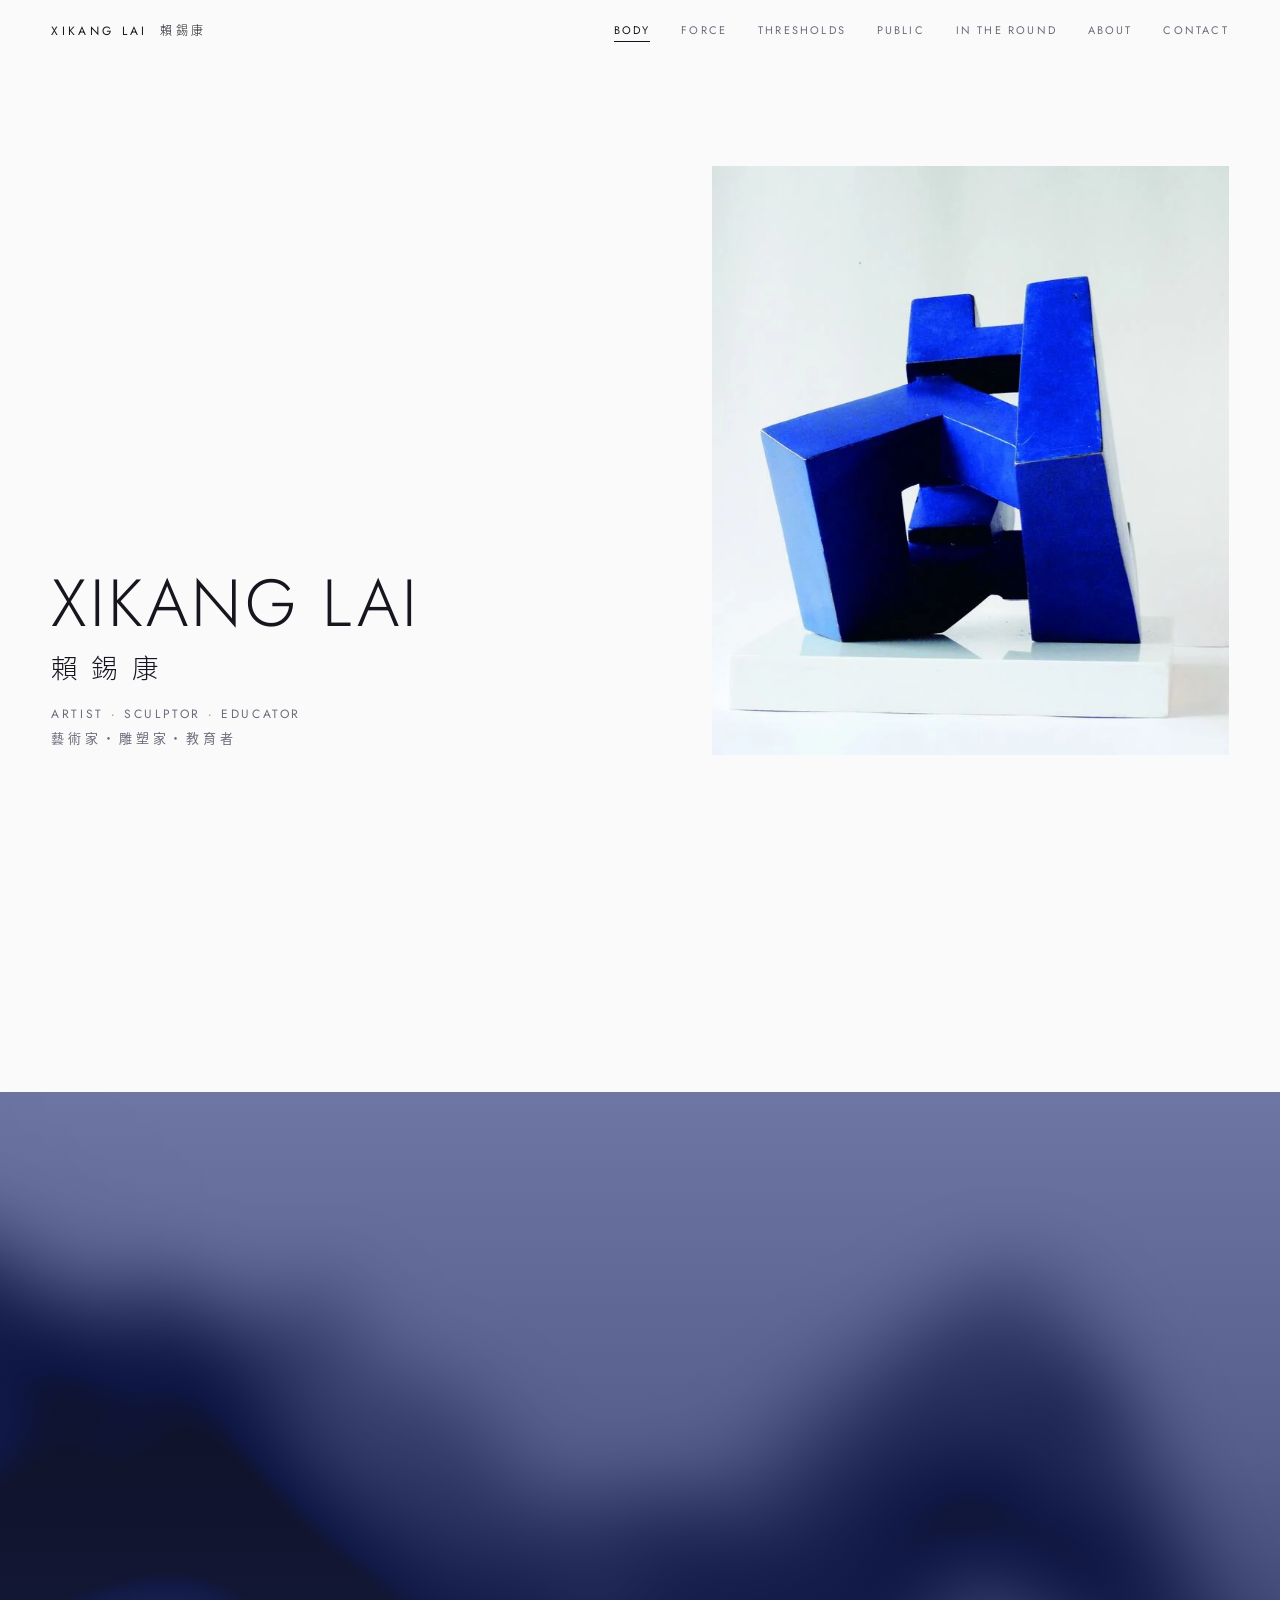
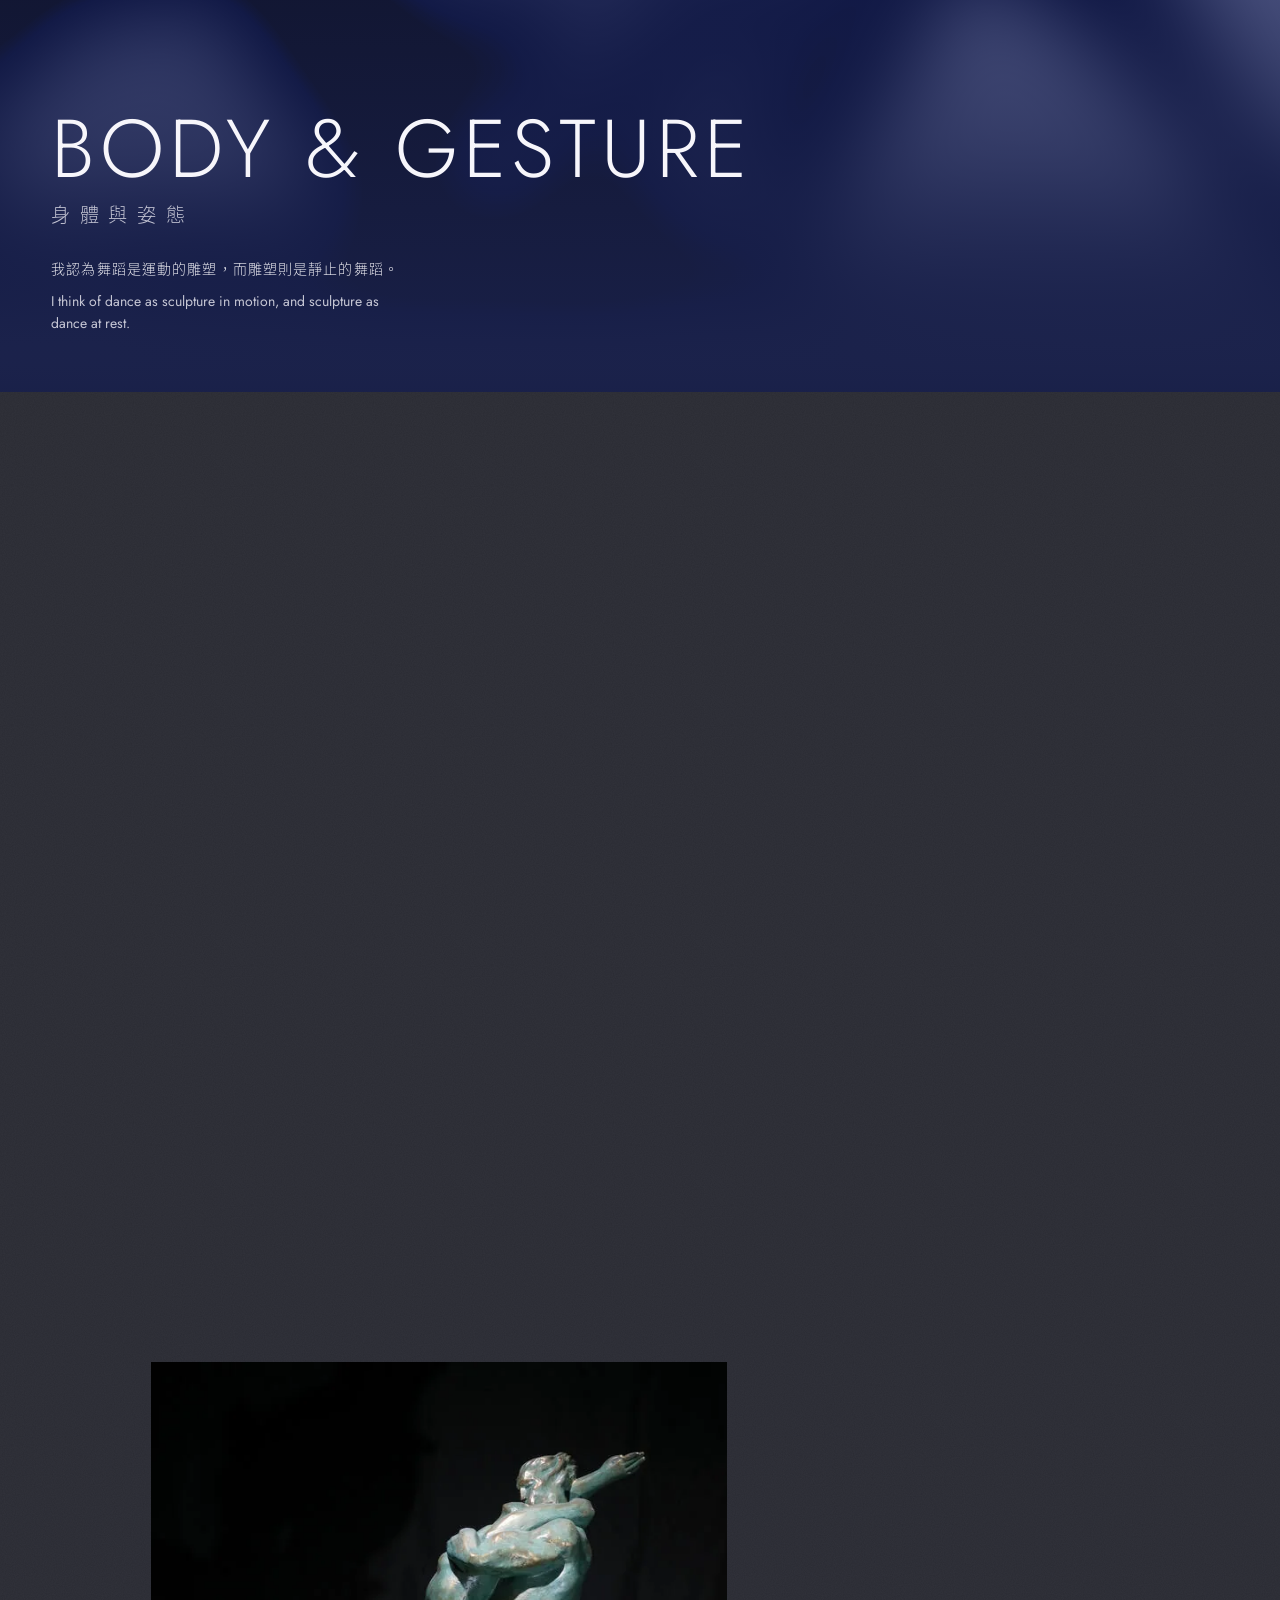
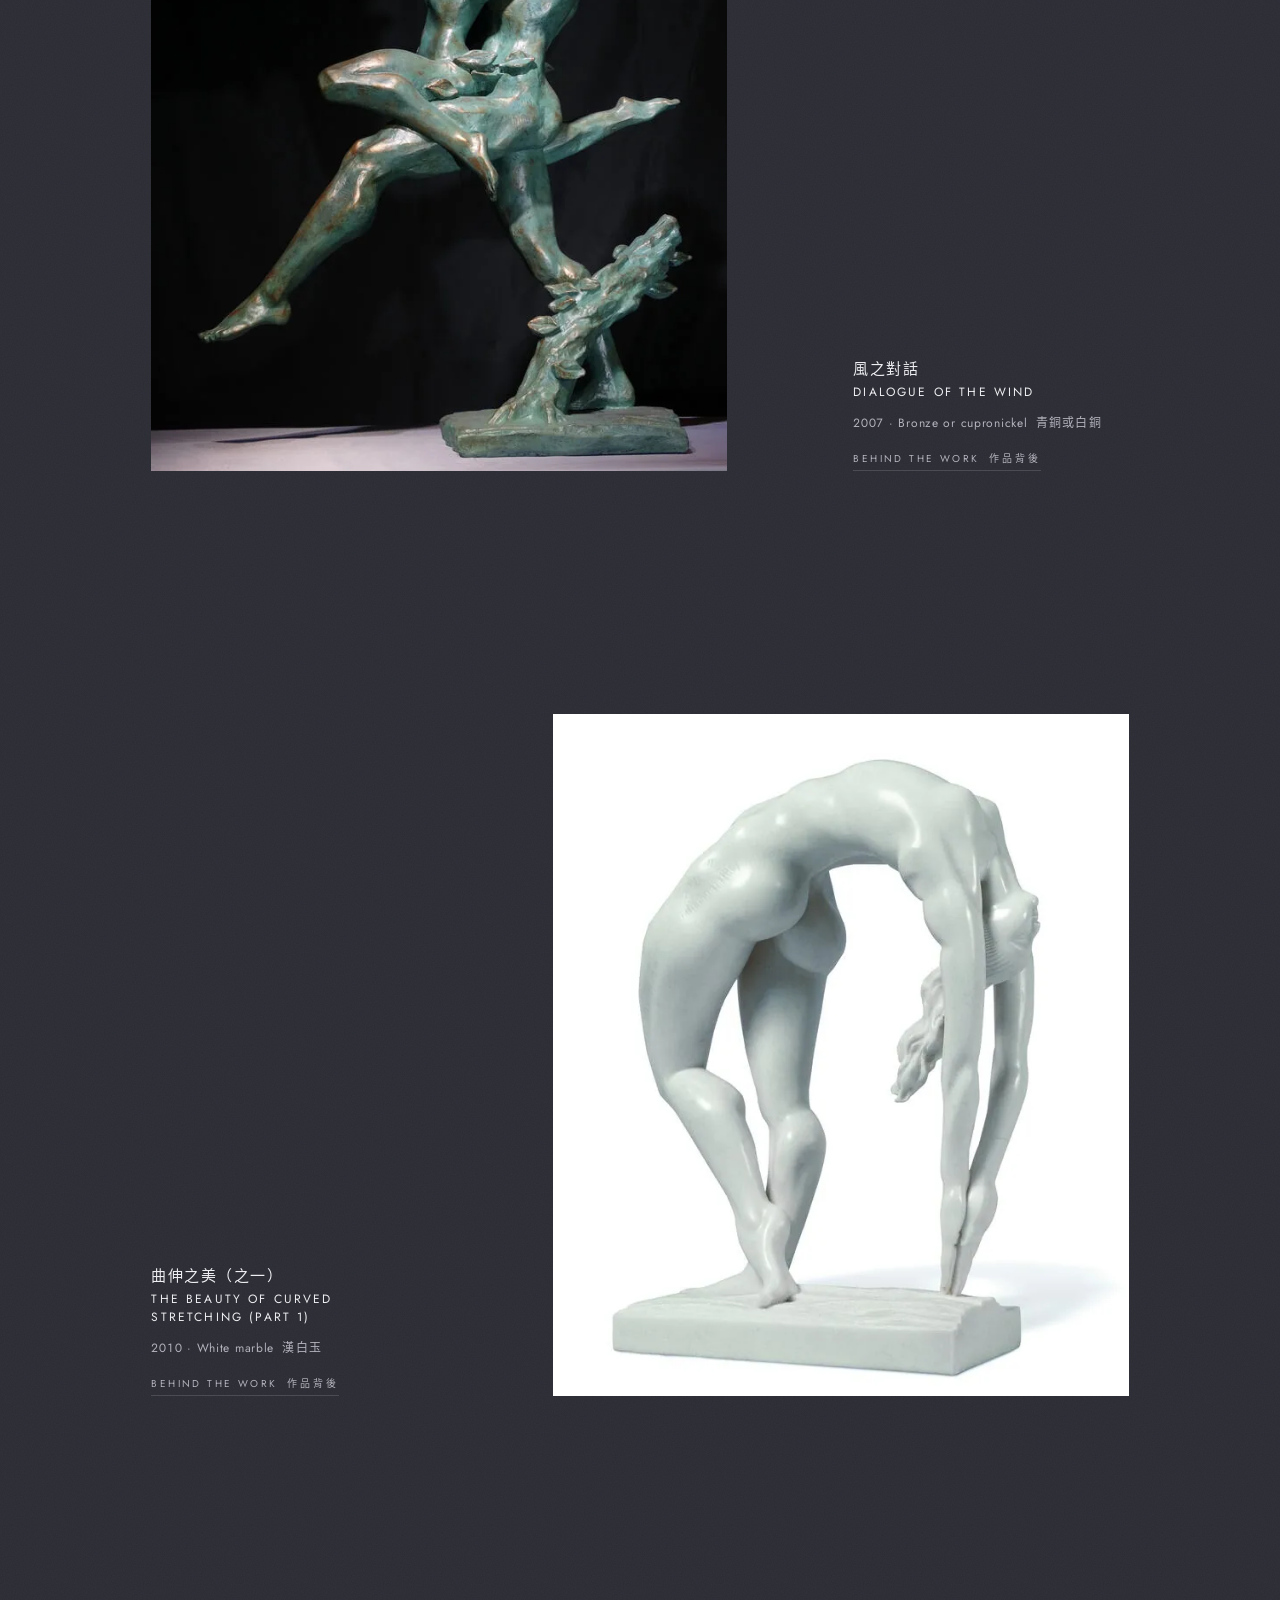
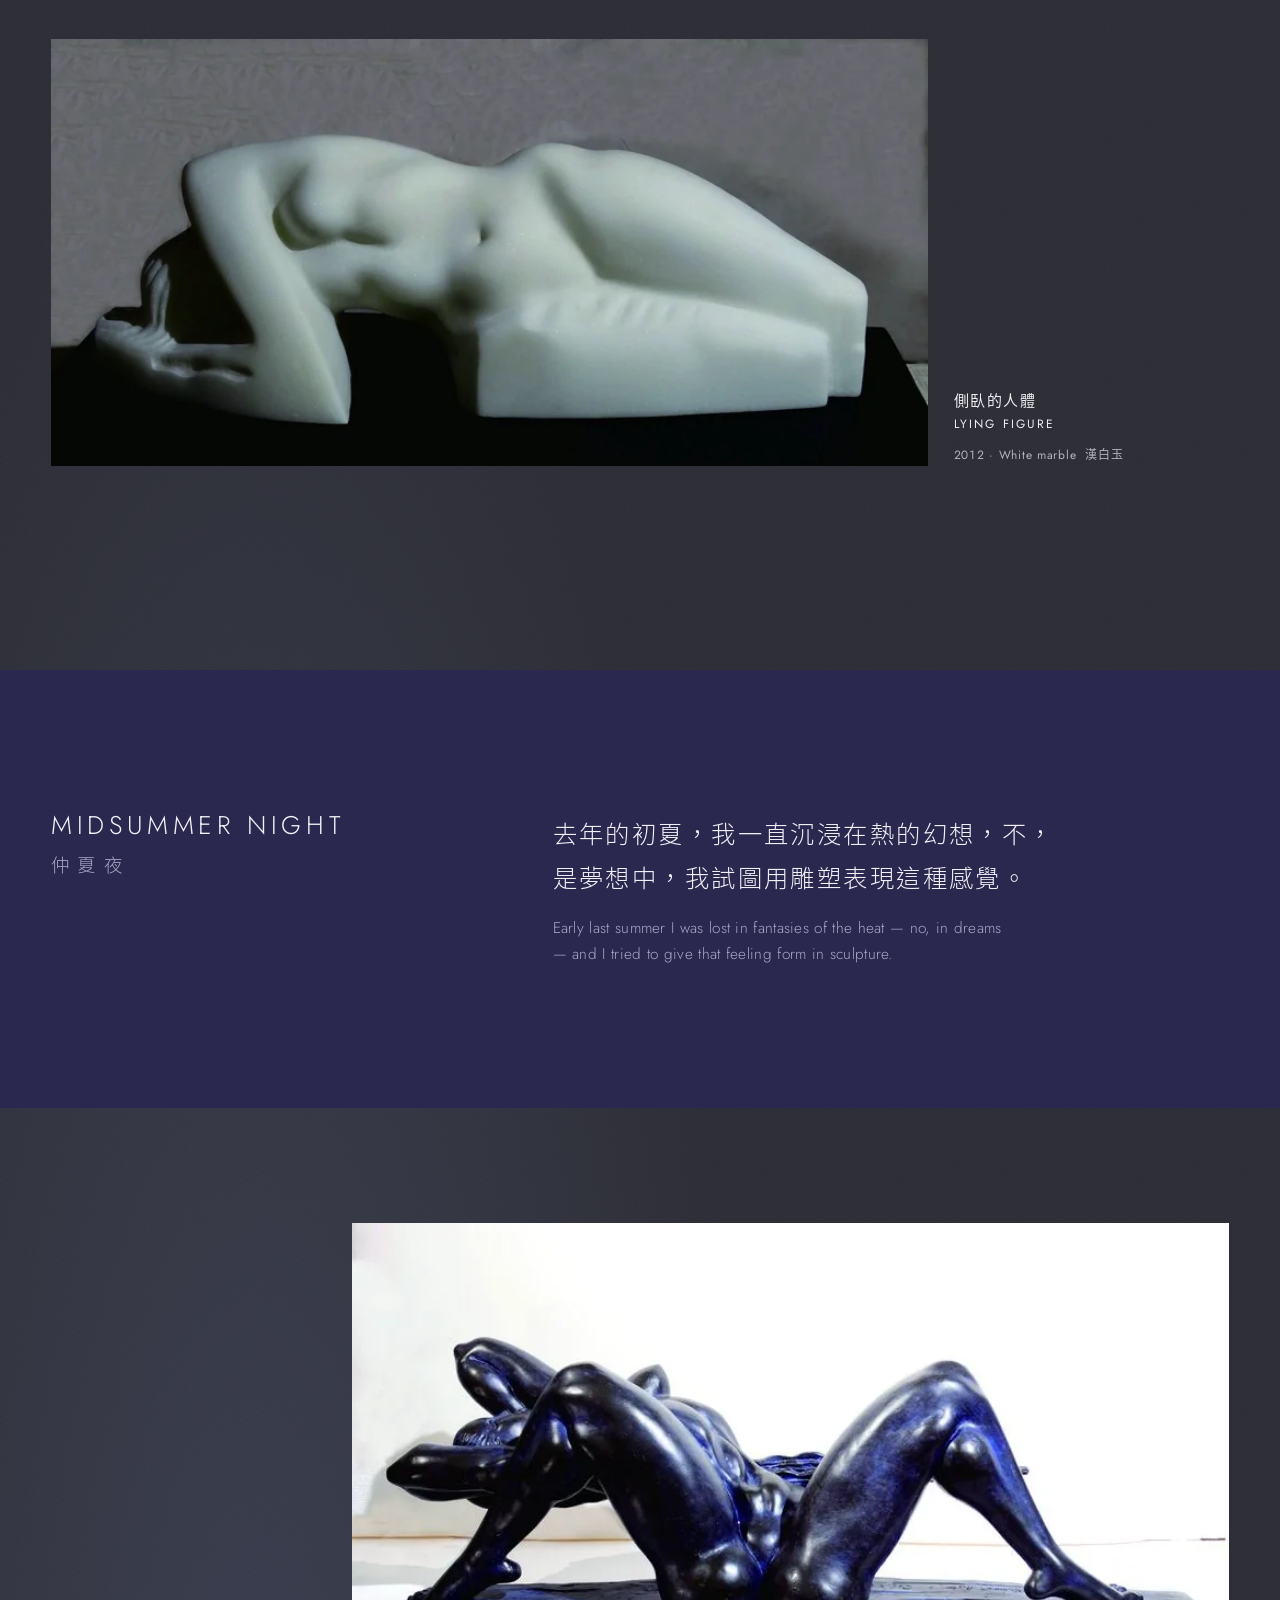
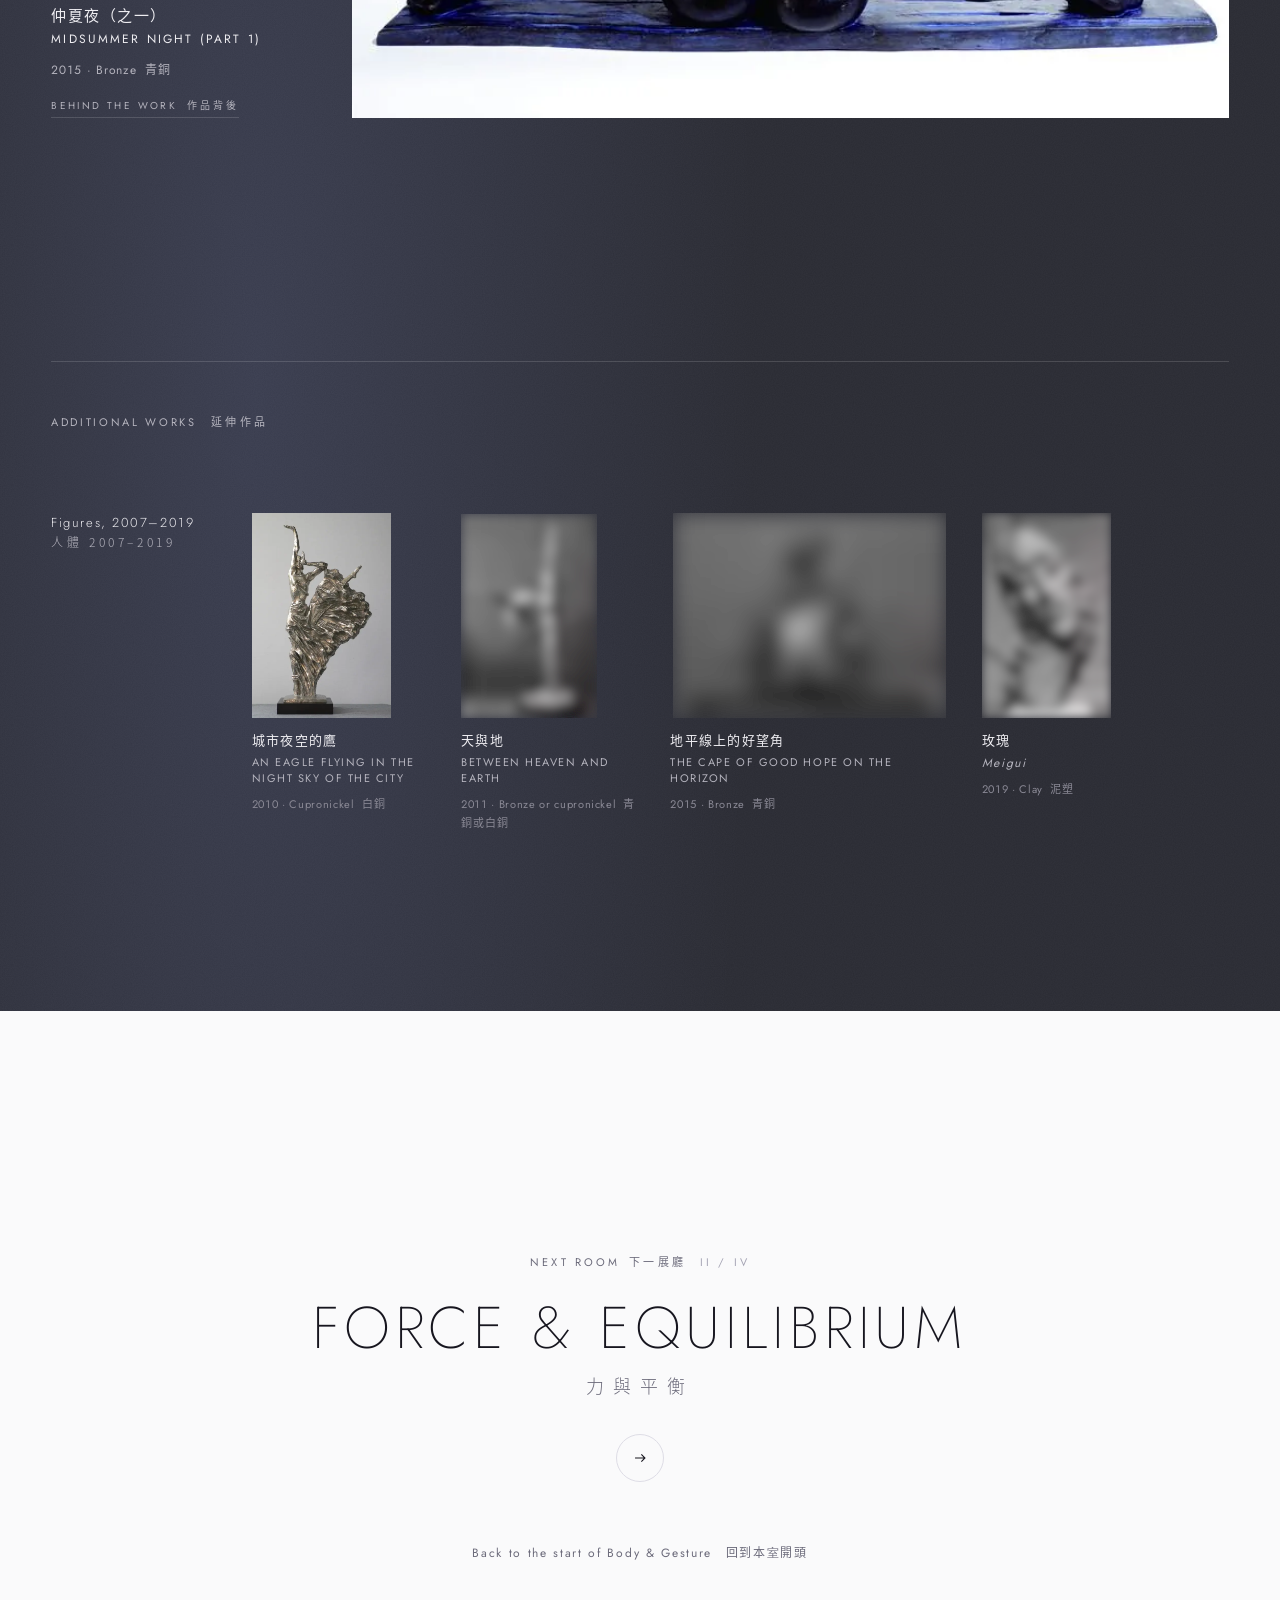
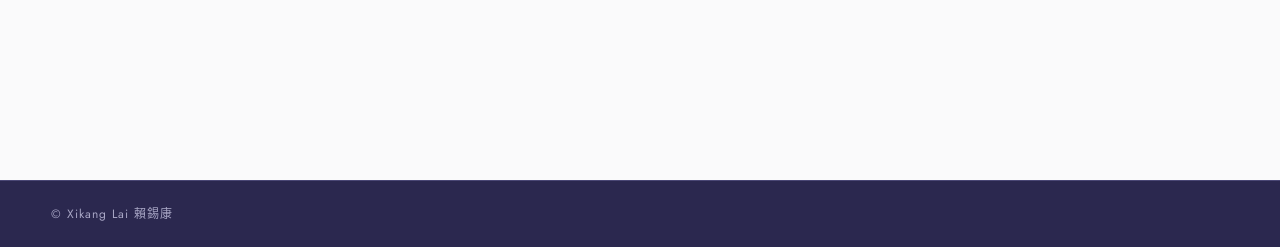
<file: public/index.html>
<!DOCTYPE html>
<html lang="en">
<head>
<meta charset="utf-8">
<meta name="viewport" content="width=device-width, initial-scale=1, viewport-fit=cover">
<title>Xikang Lai 賴錫康 · Sculpture</title>
<meta name="description" content="Xikang Lai 賴錫康: artist, sculptor and educator, Guangzhou. Selected works in four chapters.">
<link rel="icon" href="data:image/svg+xml,%3Csvg xmlns='http://www.w3.org/2000/svg' viewBox='0 0 32 32'%3E%3Crect width='32' height='32' fill='%232B284F'/%3E%3Cpath d='M10 25V9h12v16' fill='none' stroke='%23fff' stroke-width='2.5'/%3E%3C/svg%3E">
<script type="application/ld+json">{"@context": "https://schema.org", "@graph": [{"@type": "WebSite", "@id": "https://xikanglai.art/#site", "url": "https://xikanglai.art/", "name": "Xikang Lai 賴錫康 · Sculpture", "inLanguage": ["en", "zh-Hant"], "about": {"@id": "https://xikanglai.art/#artist"}}, {"@type": "Person", "@id": "https://xikanglai.art/#artist", "name": "Xikang Lai", "alternateName": ["賴錫康", "赖锡康", "Lai Xikang"], "jobTitle": "Sculptor", "url": "https://xikanglai.art/", "image": "https://xikanglai.art/assets/img/portrait.jpg", "alumniOf": {"@type": "CollegeOrUniversity", "name": "Guangzhou Academy of Fine Arts"}, "memberOf": {"@type": "Organization", "name": "Guangdong Artists Association"}, "homeLocation": {"@type": "Place", "name": "Guangzhou, China"}, "sameAs": ["https://linktr.ee/conlin1812"]}, {"@type": "ItemList", "name": "Selected works", "itemListElement": [{"@type": "ListItem", "position": 1, "item": {"@type": "VisualArtwork", "name": "Dialogue of the Wind", "alternateName": "風之對話", "url": "https://xikanglai.art/#dialogue-of-the-wind", "image": "https://xikanglai.art/assets/img/dialogue-of-the-wind.jpg", "creator": {"@id": "https://xikanglai.art/#artist"}, "artform": "Sculpture", "dateCreated": "2007", "artMedium": "Bronze or cupronickel"}}, {"@type": "ListItem", "position": 2, "item": {"@type": "VisualArtwork", "name": "The Beauty of Curved Stretching (Part 1)", "alternateName": "曲伸之美（之一）", "url": "https://xikanglai.art/#curved-stretching", "image": "https://xikanglai.art/assets/img/curved-stretching.jpg", "creator": {"@id": "https://xikanglai.art/#artist"}, "artform": "Sculpture", "dateCreated": "2010", "artMedium": "White marble"}}, {"@type": "ListItem", "position": 3, "item": {"@type": "VisualArtwork", "name": "Lying Figure", "alternateName": "側臥的人體", "url": "https://xikanglai.art/#lying-figure", "image": "https://xikanglai.art/assets/img/lying-figure-b.jpg", "creator": {"@id": "https://xikanglai.art/#artist"}, "artform": "Sculpture", "dateCreated": "2012", "artMedium": "White marble"}}, {"@type": "ListItem", "position": 4, "item": {"@type": "VisualArtwork", "name": "Midsummer Night (Part 1)", "alternateName": "仲夏夜（之一）", "url": "https://xikanglai.art/#midsummer-night", "image": "https://xikanglai.art/assets/img/midsummer-night.jpg", "creator": {"@id": "https://xikanglai.art/#artist"}, "artform": "Sculpture", "dateCreated": "2015", "artMedium": "Bronze"}}, {"@type": "ListItem", "position": 5, "item": {"@type": "VisualArtwork", "name": "An Eagle Flying in the Night Sky of the City", "alternateName": "城市夜空的鷹", "url": "https://xikanglai.art/#eagle-city-night", "image": "https://xikanglai.art/assets/img/eagle-city-night.jpg", "creator": {"@id": "https://xikanglai.art/#artist"}, "artform": "Sculpture", "dateCreated": "2010", "artMedium": "Cupronickel"}}, {"@type": "ListItem", "position": 6, "item": {"@type": "VisualArtwork", "name": "Between Heaven and Earth", "alternateName": "天與地", "url": "https://xikanglai.art/#heaven-earth", "image": "https://xikanglai.art/assets/img/heaven-earth.jpg", "creator": {"@id": "https://xikanglai.art/#artist"}, "artform": "Sculpture", "dateCreated": "2011", "artMedium": "Bronze or cupronickel"}}, {"@type": "ListItem", "position": 7, "item": {"@type": "VisualArtwork", "name": "The Cape of Good Hope on the Horizon", "alternateName": "地平線上的好望角", "url": "https://xikanglai.art/#cape-good-hope", "image": "https://xikanglai.art/assets/img/cape-good-hope.jpg", "creator": {"@id": "https://xikanglai.art/#artist"}, "artform": "Sculpture", "dateCreated": "2015", "artMedium": "Bronze"}}, {"@type": "ListItem", "position": 8, "item": {"@type": "VisualArtwork", "name": "Meigui", "alternateName": "玫瑰", "url": "https://xikanglai.art/#rose", "image": "https://xikanglai.art/assets/img/rose.jpg", "creator": {"@id": "https://xikanglai.art/#artist"}, "artform": "Sculpture", "dateCreated": "2019", "artMedium": "Clay"}}, {"@type": "ListItem", "position": 9, "item": {"@type": "VisualArtwork", "name": "Balance", "alternateName": "平衡", "url": "https://xikanglai.art/#balance", "image": "https://xikanglai.art/assets/img/balance.jpg", "creator": {"@id": "https://xikanglai.art/#artist"}, "artform": "Sculpture", "dateCreated": "2010", "artMedium": "Cupronickel"}}, {"@type": "ListItem", "position": 10, "item": {"@type": "VisualArtwork", "name": "Spring", "alternateName": "春", "url": "https://xikanglai.art/#spring", "image": "https://xikanglai.art/assets/img/spring.jpg", "creator": {"@id": "https://xikanglai.art/#artist"}, "artform": "Sculpture", "dateCreated": "2013", "artMedium": "Bronze or cupronickel"}}, {"@type": "ListItem", "position": 11, "item": {"@type": "VisualArtwork", "name": "Winter · Spring", "alternateName": "冬·春", "url": "https://xikanglai.art/#winter-spring", "image": "https://xikanglai.art/assets/img/winter-spring.jpg", "creator": {"@id": "https://xikanglai.art/#artist"}, "artform": "Sculpture", "dateCreated": "2015", "artMedium": "Bronze"}}, {"@type": "ListItem", "position": 12, "item": {"@type": "VisualArtwork", "name": "Resultant Force", "alternateName": "合力", "url": "https://xikanglai.art/#resultant-force", "image": "https://xikanglai.art/assets/img/resultant-force.jpg", "creator": {"@id": "https://xikanglai.art/#artist"}, "artform": "Sculpture", "dateCreated": "2015", "artMedium": "Cast iron"}}, {"@type": "ListItem", "position": 13, "item": {"@type": "VisualArtwork", "name": "Float (Part 1)", "alternateName": "水天（之一）", "url": "https://xikanglai.art/#float-1", "image": "https://xikanglai.art/assets/img/float-1.jpg", "creator": {"@id": "https://xikanglai.art/#artist"}, "artform": "Sculpture", "dateCreated": "2014", "artMedium": "Bronze"}}, {"@type": "ListItem", "position": 14, "item": {"@type": "VisualArtwork", "name": "Float (Part 2)", "alternateName": "水天（之二）", "url": "https://xikanglai.art/#float-2", "image": "https://xikanglai.art/assets/img/float-2.jpg", "creator": {"@id": "https://xikanglai.art/#artist"}, "artform": "Sculpture", "dateCreated": "2014", "artMedium": "Bronze"}}, {"@type": "ListItem", "position": 15, "item": {"@type": "VisualArtwork", "name": "Float (Part 3)", "alternateName": "水天（之三）", "url": "https://xikanglai.art/#float-part-3", "image": "https://xikanglai.art/assets/img/float-part-3.jpg", "creator": {"@id": "https://xikanglai.art/#artist"}, "artform": "Sculpture", "dateCreated": "2024", "artMedium": "Bronze"}}, {"@type": "ListItem", "position": 16, "item": {"@type": "VisualArtwork", "name": "Civilized Ruins", "alternateName": "廢墟", "url": "https://xikanglai.art/#civilized-ruins-1990", "image": "https://xikanglai.art/assets/img/civilized-ruins-1990.jpg", "creator": {"@id": "https://xikanglai.art/#artist"}, "artform": "Sculpture", "dateCreated": "1990", "artMedium": "Glass-fibre reinforced plastic, stainless steel"}}, {"@type": "ListItem", "position": 17, "item": {"@type": "VisualArtwork", "name": "Civilized Ruins — The Gate of Peace (Gate Series I)", "alternateName": "廢墟—和平之門（門系列之一）", "url": "https://xikanglai.art/#civilized-ruins", "image": "https://xikanglai.art/assets/img/civilized-ruins.jpg", "creator": {"@id": "https://xikanglai.art/#artist"}, "artform": "Sculpture", "dateCreated": "2022", "artMedium": "Bronze"}}, {"@type": "ListItem", "position": 18, "item": {"@type": "VisualArtwork", "name": "The Gate of Spirit (Gate Series II)", "alternateName": "意志之門（門系列之二）", "url": "https://xikanglai.art/#gate-of-spirit", "image": "https://xikanglai.art/assets/img/gate-of-spirit-b.jpg", "creator": {"@id": "https://xikanglai.art/#artist"}, "artform": "Sculpture", "dateCreated": "2025", "artMedium": "Stainless steel, carbon lacquer"}}, {"@type": "ListItem", "position": 19, "item": {"@type": "VisualArtwork", "name": "The Gate of Awakening (Gate Series III, Draft)", "alternateName": "覺醒之門（門系列之三手稿）", "url": "https://xikanglai.art/#gate-of-awakening-draft", "image": "https://xikanglai.art/assets/img/gate-of-awakening-draft.jpg", "creator": {"@id": "https://xikanglai.art/#artist"}, "artform": "Sculpture", "dateCreated": "2024", "artMedium": "Bronze"}}, {"@type": "ListItem", "position": 20, "item": {"@type": "VisualArtwork", "name": "The Gate of Awakening (Gate Series III)", "alternateName": "覺醒之門（門系列之三）", "url": "https://xikanglai.art/#gate-of-awakening", "image": "https://xikanglai.art/assets/img/gate-of-awakening.jpg", "creator": {"@id": "https://xikanglai.art/#artist"}, "artform": "Sculpture", "dateCreated": "2025", "artMedium": "Steel plate"}}, {"@type": "ListItem", "position": 21, "item": {"@type": "VisualArtwork", "name": "The Gate of Chaos (Gate Series V)", "alternateName": "混沌之門（門系列之五）", "url": "https://xikanglai.art/#gate-of-chaos", "image": "https://xikanglai.art/assets/img/gate-of-chaos.jpg", "creator": {"@id": "https://xikanglai.art/#artist"}, "artform": "Sculpture", "dateCreated": "2025", "artMedium": "Steel plate"}}, {"@type": "ListItem", "position": 22, "item": {"@type": "VisualArtwork", "name": "Orchid and Osmanthus in Bloom", "alternateName": "蘭桂騰芳", "url": "https://xikanglai.art/#lan-gui-teng-fang", "image": "https://xikanglai.art/assets/img/lan-gui-teng-fang.jpg", "creator": {"@id": "https://xikanglai.art/#artist"}, "artform": "Sculpture", "dateCreated": "2018", "artMedium": "Bronze"}}, {"@type": "ListItem", "position": 23, "item": {"@type": "VisualArtwork", "name": "An Jung-geun", "alternateName": "安重根", "url": "https://xikanglai.art/#an-jung-geun", "image": "https://xikanglai.art/assets/img/an-jung-geun.jpg", "creator": {"@id": "https://xikanglai.art/#artist"}, "artform": "Sculpture", "dateCreated": "2009", "artMedium": "Bronze"}}, {"@type": "ListItem", "position": 24, "item": {"@type": "VisualArtwork", "name": "Sun Yat-sen", "alternateName": "孫中山", "url": "https://xikanglai.art/#sun-yat-sen", "image": "https://xikanglai.art/assets/img/sun-yat-sen.jpg", "creator": {"@id": "https://xikanglai.art/#artist"}, "artform": "Sculpture", "dateCreated": "2006", "artMedium": "Granite"}}, {"@type": "ListItem", "position": 25, "item": {"@type": "VisualArtwork", "name": "The Anthem — Zheng Lücheng", "alternateName": "軍歌嘹亮——鄭律成", "url": "https://xikanglai.art/#zheng-lucheng", "image": "https://xikanglai.art/assets/img/zheng-lucheng.jpg", "creator": {"@id": "https://xikanglai.art/#artist"}, "artform": "Sculpture", "dateCreated": "2006", "artMedium": "Bronze"}}, {"@type": "ListItem", "position": 26, "item": {"@type": "VisualArtwork", "name": "Zu Chongzhi", "alternateName": "祖沖之", "url": "https://xikanglai.art/#zu-chongzhi", "image": "https://xikanglai.art/assets/img/zu-chongzhi.jpg", "creator": {"@id": "https://xikanglai.art/#artist"}, "artform": "Sculpture", "dateCreated": "2016", "artMedium": "Bronze"}}, {"@type": "ListItem", "position": 27, "item": {"@type": "VisualArtwork", "name": "For Peace", "alternateName": "為了和平", "url": "https://xikanglai.art/#for-peace", "image": "https://xikanglai.art/assets/img/for-peace.jpg", "creator": {"@id": "https://xikanglai.art/#artist"}, "artform": "Sculpture", "dateCreated": "2011", "artMedium": "Bronze relief"}}]}]}</script>
<meta name="theme-color" content="#2B284F">
<link rel="canonical" href="https://xikanglai.art/">
<meta property="og:type" content="website">
<meta property="og:site_name" content="Xikang Lai 賴錫康">
<meta property="og:title" content="Xikang Lai 賴錫康 · Sculpture">
<meta property="og:description" content="Artist, sculptor and educator, Guangzhou. Selected works in four chapters, with the stories behind them.">
<meta property="og:url" content="https://xikanglai.art/">
<meta property="og:image" content="https://xikanglai.art/assets/img/gate-of-spirit.jpg">
<meta name="twitter:card" content="summary_large_image">
<link rel="preload" href="assets/fonts/jost-latin-300-normal.woff2" as="font" type="font/woff2" crossorigin>
<link rel="stylesheet" href="assets/fonts/fonts.css">
<style>
/* Layout: four rooms of one exhibition. Works sit off-centre on a 12-column grid with labels beside them;
   each chapter opens with its own spatial composition (left, mirrored right, a navy doorway, a centred close).
   Motion is CSS scroll-linked and stops once a work is in view: stillness first. */
:root{
  --paper:#FAFAFB; --ink:#17161F; --mute:#6C6B7B; --faint:#A3A2B2; --line:#DEDDE6; --frame:#EFEFF3;
  --plate:#2B284F; --plate-ink:#F1F0F7; --plate-mute:#A9A7C6; --plate-line:#4A4775;
  --f-display:"Jost","Futura","Century Gothic","Avenir Next",system-ui,sans-serif;
  --f-body:"Jost","Avenir Next","Segoe UI",system-ui,sans-serif;
  --f-zh:"Noto Sans TC","PingFang TC","Microsoft JhengHei",sans-serif;
  --gut:clamp(16px,4vw,56px); --max:1360px; --gap:clamp(16px,2vw,28px);
  --ease:cubic-bezier(.2,.7,.15,1);
}
@media (prefers-color-scheme: dark){
  :root:not([data-theme="light"]){ --paper:#0F0E16; --ink:#ECEBF3; --mute:#9897AA; --faint:#6A6980; --line:#2A2938; --frame:#1A1924;
    --plate:#24214A; --plate-ink:#F1F0F7; --plate-mute:#A9A7C6; --plate-line:#3D3A66; color-scheme:dark; }
}
:root[data-theme="dark"]{ --paper:#0F0E16; --ink:#ECEBF3; --mute:#9897AA; --faint:#6A6980; --line:#2A2938; --frame:#1A1924;
  --plate:#24214A; --plate-ink:#F1F0F7; --plate-mute:#A9A7C6; --plate-line:#3D3A66; color-scheme:dark; }

*{box-sizing:border-box}
html{scroll-behavior:smooth;scroll-padding-top:68px}
body{margin:0;background:var(--paper);color:var(--ink);font:400 16px/1.65 var(--f-body);-webkit-font-smoothing:antialiased;text-rendering:optimizeLegibility}
[lang="zh-Hant"]{font-family:var(--f-zh)}
a{color:inherit;text-underline-offset:.28em;text-decoration-thickness:1px}
:focus-visible{outline:1px solid currentColor;outline-offset:4px}
main{overflow-x:clip}
.wrap{max-width:var(--max);margin-inline:auto;padding-inline:var(--gut)}
.num{font-variant-numeric:tabular-nums lining-nums}
img{display:block;max-width:100%;height:auto}
.eyebrow{margin:0;font:400 11px/1.4 var(--f-body);letter-spacing:.22em;text-transform:uppercase;color:var(--mute)}
.eyebrow [lang]{letter-spacing:.3em;margin-left:.7em}

/* header */
.top{position:sticky;top:env(safe-area-inset-top,0px);z-index:20;transition:transform .55s var(--ease),background .4s;background:color-mix(in srgb,var(--paper) 66%,transparent);backdrop-filter:blur(10px);-webkit-backdrop-filter:blur(10px)}
.top .wrap{display:flex;align-items:center;justify-content:space-between;gap:10px 28px;min-height:60px;flex-wrap:wrap;padding-block:10px}
.brand{font:400 12px/1 var(--f-display);letter-spacing:.28em;text-transform:uppercase;text-decoration:none;display:flex;gap:12px;align-items:baseline;white-space:nowrap}
.brand span{font:300 12px/1 var(--f-zh);letter-spacing:.32em}
.nav{display:flex;gap:4px clamp(14px,2.4vw,34px);flex-wrap:wrap}
.nav a{font:400 11px/1 var(--f-body);letter-spacing:.2em;text-transform:uppercase;text-decoration:none;color:var(--mute);padding-block:8px;position:relative;transition:color .4s}
.nav a::after{content:"";position:absolute;left:0;right:0;bottom:2px;height:1px;background:currentColor;transform:scaleX(0);transform-origin:left;transition:transform .6s var(--ease)}
.nav a:hover,.nav a.on{color:var(--ink)}
.nav a.on::after{transform:scaleX(1)}

/* hero */
.hero{display:grid;grid-template-columns:repeat(12,minmax(0,1fr));gap:var(--gap);padding-block:clamp(32px,5vw,72px) clamp(40px,6vw,96px);align-items:end}
.hero-text{grid-column:1/6;display:grid;gap:22px;padding-bottom:6px}
.hero h1{margin:0;font:300 clamp(40px,5.2vw,76px)/1 var(--f-display);letter-spacing:.05em;text-transform:uppercase}
.hero h1 span{display:block}
.hero h1 .zh{margin-top:.55em;font:300 .4em/1.2 var(--f-zh);letter-spacing:.5em}
.roles{margin:0;font:400 12px/1.6 var(--f-body);letter-spacing:.22em;text-transform:uppercase;color:var(--mute)}
.roles [lang]{display:block;margin-top:4px;font-size:13px;letter-spacing:.3em;text-transform:none}
.hero-fig{grid-column:6/13;margin:0;justify-self:end;width:fit-content;max-width:100%}
.hero-fig .frame-static{overflow:hidden;display:flex;justify-content:flex-end}
.hero-fig img{width:auto;max-width:100%;max-height:min(calc(100vh - 190px),820px);object-fit:contain}
@media (min-width:900px){.hero{min-height:calc(100vh - 60px);align-content:center}}
.hero-fig{position:relative}
.hero-text{position:relative;z-index:1}
/* the title tag, reduced to a quiet spine beside the work */
.hero-cap{position:absolute;left:-26px;bottom:2px;writing-mode:vertical-rl;margin:0;display:flex;gap:14px;align-items:center;font:300 11px/1 var(--f-zh);letter-spacing:.42em;color:var(--mute);white-space:nowrap}
.hero-cap a{text-decoration:none;color:inherit;transition:color .4s}
.hero-cap a:hover{color:var(--ink)}
.hero-cap .num{font:300 10px/1 var(--f-display);letter-spacing:.24em}

/* chapter thresholds: one composition per room */
.ch-in{max-width:var(--max);margin-inline:auto;padding:clamp(96px,14vw,208px) var(--gut) clamp(32px,5vw,72px);display:grid;grid-template-columns:repeat(12,minmax(0,1fr));gap:var(--gap);align-items:end;position:relative}
.ch-in::before{content:"";position:absolute;left:var(--gut);right:var(--gut);top:clamp(48px,7vw,104px);height:1px;background:var(--line);transform-origin:left}
.ch-head h2{margin:0;display:grid;gap:.5em}
.ch-en{font:300 clamp(30px,4.4vw,64px)/1 var(--f-display);letter-spacing:.06em;text-transform:uppercase;text-wrap:balance}
.ch-zh{font:300 clamp(15px,1.5vw,21px)/1.2 var(--f-zh);letter-spacing:.5em;color:var(--mute)}
.ch-thresholds .ch-zh{color:var(--plate-mute)}
.ch-quote{margin:0;display:grid;gap:10px}
.ch-quote blockquote{margin:0;font:300 clamp(16px,1.5vw,20px)/1.8 var(--f-zh);letter-spacing:.14em;color:var(--ink)}
.ch-quote .tr{font-size:14px;line-height:1.6;color:var(--mute)}
.ch-quote .tr-mark{font-size:11px;letter-spacing:.06em;color:var(--faint)}
.ch-quote .ch-span{margin-top:14px;font-size:11px;letter-spacing:.14em;color:var(--mute)}
.ch-quote .ch-span [lang]{display:block;margin-top:4px;letter-spacing:.24em}
.ch-quote figcaption{margin-top:6px;font-size:11px;letter-spacing:.16em;text-transform:uppercase;color:var(--faint)}
.ch-quote figcaption [lang]{display:block;margin-top:2px;letter-spacing:.2em;text-transform:none}
.ch-intro{display:grid;gap:8px;color:var(--mute);font-size:15px;line-height:1.7}
.ch-intro p{margin:0;max-width:44ch}
.ch-intro [lang]{font-size:14px;letter-spacing:.06em}
.ch-body h2{grid-column:1/8}
.ch-body .ch-intro{grid-column:9/13}
.ch-force h2{grid-column:6/13;grid-row:1;text-align:right;justify-items:end}
.ch-force .ch-intro{grid-column:1/6;grid-row:1}
.ch-force .ch-in::before{transform-origin:right}
.ch-thresholds{background:var(--plate);color:var(--plate-ink);margin-top:clamp(96px,14vw,208px)}
.ch-thresholds .ch-in{min-height:clamp(420px,70vh,720px);align-content:center;padding-block:clamp(72px,10vw,140px)}
.ch-thresholds .ch-in::before{display:none}
.ch-thresholds h2{grid-column:3/11;justify-items:center;text-align:center}
.ch-thresholds .ch-intro{grid-column:4/10;justify-items:center;text-align:center;color:var(--plate-mute)}
.ch-public h2{grid-column:3/10}
.ch-public .ch-intro{grid-column:3/9}

/* works */
.works{display:grid;gap:clamp(88px,13vw,200px);padding-block:clamp(48px,7vw,104px) 0}
.work{display:grid;grid-template-columns:repeat(12,minmax(0,1fr));gap:var(--gap);align-items:end}
.frame{grid-row:1;padding:0;border:0;background:var(--frame);cursor:zoom-in;display:block;width:100%;max-width:100%;overflow:hidden;color:inherit}
.frame img{width:100%;transition:transform 1.6s var(--ease)}
.frame:hover img{transform:scale(1.012)}
.label-block{grid-row:1;min-width:0;display:grid;gap:3px;align-content:end}
.label-block p,.label-block h3,.label-block h4{margin:0}
.label-block .zh{font:400 15px/1.6 var(--f-zh);letter-spacing:.1em}
.label-block .en{font:400 12px/1.5 var(--f-display);letter-spacing:.18em;text-transform:uppercase}
.label-block .en.pinyin{text-transform:none;font-style:italic;letter-spacing:.05em;font-size:14px}
.label-block .meta{margin-top:8px!important;font-size:12px;letter-spacing:.06em;color:var(--mute)}
.label-block .meta [lang]{margin-left:.3em;letter-spacing:.1em}
.label-block.compact .zh{font-size:13px}
.label-block.compact .en{font-size:11px;letter-spacing:.14em;color:var(--mute)}
.label-block.compact .en.pinyin{font-size:12px}
.label-block.compact .meta{margin-top:4px!important;font-size:11px;color:var(--faint)}

.L-a .frame{grid-column:2/8}        .L-a .label-block{grid-column:9/12}
.L-b .frame{grid-column:6/12}       .L-b .label-block{grid-column:2/5}
.L-wide-r .frame{grid-column:4/13}  .L-wide-r .label-block{grid-column:1/4}
.L-wide-l .frame{grid-column:1/10}  .L-wide-l .label-block{grid-column:10/13}

/* duo: a work and its quieter companion */
.duo figure{margin:0;display:grid;gap:14px;min-width:0;align-content:end}
.duo .frame,.duo .label-block{grid-row:auto}
.duo-companion .main{grid-column:2/6}
.duo-companion .comp{grid-column:8/10}
.duo-draft .comp{grid-column:2/4}
.duo-draft .main{grid-column:6/12}

/* Civilized Ruins pair */
.pair{display:grid;gap:clamp(28px,4vw,52px)}
.pair-head{display:grid;grid-template-columns:repeat(12,minmax(0,1fr));gap:var(--gap);align-items:baseline}
.pair-head h3{grid-column:1/6;margin:0;font:300 clamp(22px,2.4vw,32px)/1.2 var(--f-display);letter-spacing:.12em;text-transform:uppercase}
.pair-head h3 [lang]{letter-spacing:.3em;margin-right:.6em}
.pair-head p{grid-column:7/13;margin:0;color:var(--mute);font-size:14px}
.pair-head p [lang]{display:block;letter-spacing:.08em}
.pair-grid{overflow-x:clip;overflow-y:visible;display:grid;grid-template-columns:repeat(12,minmax(0,1fr));gap:var(--gap);align-items:end}
.pair-item{margin:0;display:grid;gap:14px;min-width:0}
.pair-item .frame,.pair-item .label-block{grid-row:auto}
.pair-item.p1{grid-column:1/8}
.pair-item.p2{grid-column:9/13}
.pair-year{font:200 clamp(36px,4.6vw,72px)/.9 var(--f-display);color:var(--mute);margin-bottom:6px!important}

/* Float series: three works, one title */
.series{display:grid;grid-template-columns:repeat(12,minmax(0,1fr));gap:clamp(28px,4vw,56px) var(--gap)}
.series-title{grid-column:1/-1;margin:0;font:300 clamp(28px,3.6vw,52px)/1 var(--f-display);letter-spacing:.08em;text-transform:uppercase}
.series-title [lang]{font:200 .45em/1 var(--f-zh);letter-spacing:.45em;margin-left:.5em;vertical-align:middle}
.series-row{grid-column:1/10;list-style:none;margin:0;padding:0;display:grid;grid-template-columns:7fr 4fr;gap:var(--gap);align-items:end}
.series-main{grid-column:3/13;display:grid;grid-template-columns:minmax(0,1fr) 220px;gap:var(--gap);align-items:end}
.series-main .frame,.series-main .label-block{grid-row:1}
.sec{display:grid;gap:12px;align-content:start;min-width:0}
/* yin-yang placement on wide screens: a large work answered by a small one on the opposite side, set high at the golden line */
@media (min-width:900px){
  .duo figure{grid-row:1}
  .duo-companion .main{grid-column:2/7}
  .duo-companion .comp{grid-column:9/11;align-self:start;margin-top:clamp(40px,7vw,120px)}
  .duo-draft .main{grid-column:2/8}
  .duo-draft .comp{grid-column:9/11;align-self:start;margin-top:clamp(40px,7vw,120px)}
  .series-row{grid-column:1/-1;grid-template-columns:repeat(12,minmax(0,1fr));align-items:start}
  .series-row .sec:nth-child(1){grid-column:1/7}
  .series-row .sec:nth-child(2){grid-column:9/12;margin-top:clamp(60px,9vw,150px)}
}
.sec .frame,.sec .label-block{grid-row:auto}

/* Additional works: quieter, grouped by relationship */
.addl{display:grid;gap:clamp(40px,5vw,72px);padding-top:clamp(24px,3vw,40px);border-top:1px solid var(--line)}
.addl-kicker{margin:0;font:400 11px/1.4 var(--f-body);letter-spacing:.24em;text-transform:uppercase;color:var(--mute)}
.addl-kicker [lang]{margin-left:.8em;letter-spacing:.32em}
.group{display:grid;grid-template-columns:repeat(12,minmax(0,1fr));gap:18px var(--gap)}
.group-title{grid-column:1/3;margin:0;font:300 13px/1.5 var(--f-display);letter-spacing:.12em;color:var(--ink)}
.group-title [lang]{display:block;color:var(--mute);letter-spacing:.3em;font-size:12px}
.group-grid{grid-column:3/13;list-style:none;margin:0;padding:0;display:grid;grid-template-columns:repeat(4,minmax(0,1fr));gap:28px var(--gap)}
.group .sec .frame{aspect-ratio:4/5;display:flex;align-items:center;justify-content:center}
.group .sec .frame img{width:100%;height:100%;object-fit:contain}
.group.relief .group-grid{grid-template-columns:1fr}
.group.relief .sec{max-width:820px}
.group.relief .sec .frame{aspect-ratio:auto}
.group.relief .sec .frame img{height:auto}

/* interlude */
.interlude{background:var(--plate);color:var(--plate-ink);margin-top:clamp(88px,13vw,200px)}
.interlude-in{max-width:var(--max);margin-inline:auto;padding:clamp(56px,9vw,128px) var(--gut);display:grid;grid-template-columns:repeat(12,minmax(0,1fr));gap:var(--gap)}
.interlude-kicker{grid-column:1/5;margin:0;font:300 clamp(18px,2vw,26px)/1.2 var(--f-display);letter-spacing:.18em;text-transform:uppercase}
.interlude-kicker [lang]{display:block;margin-top:.7em;font:200 .72em/1 var(--f-zh);letter-spacing:.45em;color:var(--plate-mute)}
.interlude-q{grid-column:6/12;margin:0;display:grid;gap:16px}
.interlude blockquote{margin:0;font:300 clamp(18px,1.9vw,26px)/1.8 var(--f-zh);letter-spacing:.1em;text-wrap:balance}
.interlude-q p{margin:0;font:300 clamp(14px,1.2vw,17px)/1.7 var(--f-display);letter-spacing:.02em;color:var(--plate-mute);max-width:52ch}

/* In the Round signpost: a quiet link to the room reserved for 3D viewing */
.round-sign{margin-top:clamp(120px,16vw,220px)}
/* In the Round: a white, lit room that opens after the dark chapter rooms (stays white in dark mode too) */
.round-room{position:relative;display:grid;justify-items:center;align-content:center;gap:clamp(18px,3vh,30px);min-height:clamp(460px,78vh,780px);padding:clamp(48px,8vh,96px) var(--gut);text-align:center;text-decoration:none;color:#17161F;overflow:hidden;isolation:isolate;
  background:radial-gradient(60% 70% at 50% 58%,#FFFFFF 0%,#FBFBFD 32%,#ECECF3 66%,#DCDDE8 100%)}
.rr-stage{position:relative;width:min(420px,72vw);aspect-ratio:16/9;order:2}
.rr-beam{position:absolute;left:50%;top:-18%;width:62%;height:110%;translate:-50% 0;clip-path:polygon(44% 0,56% 0,100% 100%,0 100%);
  background:linear-gradient(to bottom,transparent 0%,rgba(255,255,255,.95) 22%,rgba(255,255,255,.7) 60%,rgba(255,255,255,.2) 92%,transparent);filter:drop-shadow(0 0 18px rgba(150,162,224,.25));animation:rr-breathe 9s ease-in-out infinite alternate}
.rr-pool{position:absolute;left:50%;bottom:4%;width:60%;height:26%;translate:-50% 0;border-radius:50%;background:radial-gradient(closest-side,#FFFFFF 0%,rgba(255,255,255,.95) 38%,rgba(150,162,224,.32) 70%,rgba(150,162,224,0) 100%);box-shadow:0 0 60px 6px rgba(150,162,224,.18);animation:rr-breathe 9s ease-in-out infinite alternate}
@keyframes rr-breathe{from{opacity:.78}to{opacity:1}}
.rr-title{order:1;font:200 clamp(38px,6.4vw,96px)/1 var(--f-display);letter-spacing:.14em;padding-left:.14em;text-transform:uppercase;color:#1D1C2B}
.rr-title [lang]{display:block;margin-top:.7em;font:300 .22em/1 var(--f-zh);letter-spacing:.6em;padding-left:.6em;color:#6C6B7B}
.rr-note{order:3;font-size:11px;line-height:2;letter-spacing:.24em;text-transform:uppercase;color:#17161F}
.rr-note [lang]{display:block;letter-spacing:.34em;color:#6C6B7B}
.rr-go{order:4;font-size:11px;letter-spacing:.24em;text-transform:uppercase;color:#6C6B7B;border-bottom:1px solid #D9D9E4;padding-bottom:4px;transition:color .4s,border-color .4s}
.rr-go [lang]{letter-spacing:.3em}
.round-room:hover .rr-go{color:#17161F;border-color:#17161F}
.round-room:focus-visible{outline:1px solid #17161F;outline-offset:-8px}
@supports (animation-timeline: view()){
  @keyframes rr-pop{from{opacity:.2;scale:.94;clip-path:inset(8% 6% round 24px)}}
  .round-room{animation:rr-pop linear both;animation-timeline:view();animation-range:entry 0% cover 40%}
}
@media (prefers-reduced-motion:reduce){.rr-beam,.rr-pool{animation:none}}
.round-link{display:grid;grid-template-columns:auto minmax(0,1fr) auto auto;align-items:center;gap:12px clamp(20px,3vw,48px);padding-block:clamp(36px,5vw,64px);text-decoration:none;color:inherit}
.rs-title{font:200 clamp(26px,3.2vw,44px)/1 var(--f-display);letter-spacing:.12em;text-transform:uppercase}
.rs-title [lang]{display:block;margin-top:.6em;font:300 .38em/1 var(--f-zh);letter-spacing:.55em;color:var(--mute)}
.rs-note{font-size:11px;line-height:2;letter-spacing:.22em;text-transform:uppercase;color:var(--mute);text-align:right}
.rs-note [lang]{display:block;letter-spacing:.3em;color:var(--faint)}
.rs-go{font:200 28px/1 var(--f-display);color:var(--mute);transition:transform .6s var(--ease),color .4s}
.round-link:hover .rs-go{transform:translateX(6px);color:var(--ink)}
.round-link:hover .rs-title{color:var(--mute)}
.mini-plinth{position:relative;width:72px;height:18px;border:1px solid var(--line);border-radius:50%}
/* a point of light circling the plinth: two eased axes a quarter-cycle apart trace an ellipse */
.mini-light{position:absolute;top:50%;left:0;width:0;height:0;animation:ox 7s ease-in-out infinite alternate}
.mini-light::after{content:"";position:absolute;width:6px;height:6px;margin:-3px 0 0 -3px;border-radius:50%;background:var(--ink);box-shadow:0 0 12px 3px color-mix(in srgb,var(--ink) 22%,transparent);animation:oy 7s ease-in-out -3.5s infinite alternate}
@keyframes ox{from{left:0%}to{left:100%}}
@keyframes oy{from{translate:0 -9px;opacity:.25}to{translate:0 9px;opacity:.75}}

/* about */
.history{display:grid;gap:14px}
.history-title{margin:0;font:400 11px/1.4 var(--f-body);letter-spacing:.22em;text-transform:uppercase;color:var(--mute)}
.history-title [lang]{margin-left:.8em;letter-spacing:.32em}
.history-list{list-style:none;margin:0;padding:0;border-top:1px solid var(--line)}
.history-list li{display:grid;grid-template-columns:6.4em 10em minmax(0,1fr);gap:4px var(--gap);padding:11px 0;border-bottom:1px solid var(--line);font-size:14px;line-height:1.55}
.h-year{color:var(--mute);letter-spacing:.04em}
.h-place{color:var(--mute)}
.h-place [lang],.h-what>[lang]{display:block;font-size:12.5px;letter-spacing:.08em;color:var(--faint)}
.h-what i{font-style:italic}
.h-what [lang].inline{display:inline;font-size:14px;color:var(--ink);letter-spacing:.04em}
.history-foot [lang]{display:block;margin-top:4px;letter-spacing:.04em}
.history-list a.ext,.details-body a.ext{color:inherit;text-decoration:underline;text-decoration-color:var(--line);text-underline-offset:3px;transition:text-decoration-color .3s}
.history-list a.ext:hover,.details-body a.ext:hover{text-decoration-color:currentColor}
.history-foot{margin:4px 0 0;font-size:12.5px;color:var(--mute);line-height:1.7}

.about{display:grid;grid-template-columns:repeat(12,minmax(0,1fr));gap:var(--gap);padding-block:clamp(96px,12vw,176px);align-items:start}
.sec-title{margin:0 0 8px;grid-column:1/-1;font:300 clamp(22px,2.6vw,34px)/1.1 var(--f-display);letter-spacing:.22em;text-transform:uppercase;display:flex;gap:.8em;align-items:baseline;flex-wrap:wrap}
.sec-title [lang]{font:200 .62em/1 var(--f-zh);letter-spacing:.42em;color:var(--mute)}
.about figure{grid-column:1/4;margin:0}
.about figure img{width:100%;filter:grayscale(1)}
.about .bio{grid-column:5/12;min-width:0;display:grid;gap:36px}
.about .lead{margin:0;font-size:18px;line-height:1.6;max-width:52ch}
.about .lead [lang]{display:block;margin-top:6px;font-size:15px;letter-spacing:.06em;color:var(--mute)}
.about blockquote{margin:0;font:300 18px/1.65 var(--f-display);max-width:56ch;padding-left:20px;border-left:1px solid var(--line)}
.about .lead{font-size:clamp(18px,1.55vw,21px);line-height:1.7;max-width:56ch;font-weight:300}
.about .lead [lang]{font-size:15px;line-height:1.95;margin-top:14px}
.words-list{list-style:none;margin:0;padding:0;display:grid;gap:28px}
.words-list li{display:grid;grid-template-columns:5.6em minmax(0,1fr);gap:4px 18px;padding-top:18px;border-top:1px solid var(--line)}
.words-list .w-year{grid-row:1/3;font-size:12px;letter-spacing:.12em;color:var(--mute);padding-top:6px}
.words-list blockquote{margin:0;padding:0;border:0;font:400 17px/1.8 var(--f-zh);letter-spacing:.06em;max-width:none}
.words-list p{margin:0;font-size:14px;line-height:1.7;color:var(--mute);max-width:56ch}
@supports (animation-timeline: view()){
  @keyframes portrait-in{from{clip-path:inset(12% 0 12% 0);scale:1.06;filter:grayscale(1) brightness(1.25)}}
  @keyframes line-in{from{opacity:0;translate:0 18px}}
  @keyframes rule-in{from{border-top-color:transparent}}
  .about figure img{animation:portrait-in linear both;animation-timeline:view();animation-range:entry 0% cover 45%}
  .about .lead{animation:line-in linear both;animation-timeline:view();animation-range:entry 5% cover 30%}
  .words-list li,.history-list li{animation:line-in linear both,rule-in linear both;animation-timeline:view();animation-range:entry 0% entry 100%}
}
details{border-top:1px solid var(--line);padding-block:14px 4px}
details:last-child{border-bottom:1px solid var(--line);padding-bottom:14px}
summary{cursor:pointer;list-style:none;font:400 11px/1.4 var(--f-body);letter-spacing:.2em;text-transform:uppercase;color:var(--mute);display:flex;justify-content:space-between;gap:12px}
summary::-webkit-details-marker{display:none}
summary::after{content:"+";font-size:14px;line-height:1;transition:transform .4s var(--ease)}
details[open] summary::after{transform:rotate(45deg)}
summary [lang]{letter-spacing:.3em;margin-left:.6em}
.details-body{padding-top:14px;display:grid;gap:18px;font-size:14px;max-width:60ch}
.details-body p,.details-body ul{margin:0}
.details-body ul{padding:0;list-style:none;display:grid;gap:4px}
.details-body h3{margin:0 0 4px;font:400 11px/1.4 var(--f-body);letter-spacing:.18em;text-transform:uppercase;color:var(--mute)}
.details-body .zh-body{margin-top:10px;font:400 14px/1.95 var(--f-zh);letter-spacing:.05em;color:var(--mute)}
.who [lang]{margin-left:12px;letter-spacing:.2em}
.who{font-size:12px;letter-spacing:.12em;text-transform:uppercase;color:var(--mute);margin-bottom:4px!important}

/* contact */
.contact{background:var(--plate);color:var(--plate-ink)}
.contact .wrap{display:grid;grid-template-columns:repeat(12,minmax(0,1fr));gap:var(--gap);padding-block:clamp(72px,10vw,140px)}
.contact .sec-title [lang]{color:var(--plate-mute)}
.direct{grid-column:1/6;display:grid;gap:18px;align-content:start}
.direct a.mail{font:300 clamp(22px,2.8vw,38px)/1.15 var(--f-display);letter-spacing:.04em;overflow-wrap:anywhere;text-decoration:none;border-bottom:1px solid var(--plate-line);padding-bottom:6px;justify-self:start}
.direct a.mail:hover{border-color:var(--plate-ink)}
.direct p{margin:0;color:var(--plate-mute);font-size:14px}
.direct p [lang]{display:block;letter-spacing:.06em}
.direct .enq{color:var(--plate-ink);font-size:15px}
.direct .enq [lang]{font-size:16px;letter-spacing:.2em;margin-bottom:4px}
.direct .row{display:flex;gap:12px;flex-wrap:wrap;align-items:center}
.direct .links a{font:400 11px/1.4 var(--f-body);letter-spacing:.2em;text-transform:uppercase;color:var(--plate-mute)}
form{grid-column:7/13;display:grid;gap:22px}
.field{display:grid;gap:6px}
.field label{font:400 11px/1.4 var(--f-body);letter-spacing:.2em;text-transform:uppercase;color:var(--plate-mute)}
.field label [lang]{letter-spacing:.3em;margin-left:.6em}
.field input,.field textarea{font:300 17px/1.5 var(--f-body);color:var(--plate-ink);background:transparent;border:0;border-bottom:1px solid var(--plate-line);padding:8px 0;border-radius:0;width:100%;transition:border-color .3s}
.field textarea{min-height:132px;resize:vertical}
.field input:focus,.field textarea:focus{outline:none;border-color:var(--plate-ink)}
.field input:focus-visible,.field textarea:focus-visible{outline:1px solid var(--plate-ink);outline-offset:6px}
.field input:user-invalid,.field textarea:user-invalid{border-color:#E6A1A1}
.form-row{display:flex;gap:16px;align-items:center;flex-wrap:wrap}
.btn{font:400 11px/1 var(--f-body);letter-spacing:.2em;text-transform:uppercase;background:none;color:inherit;border:1px solid currentColor;padding:12px 18px;cursor:pointer;transition:background .3s,color .3s}
.contact .btn:hover{background:var(--plate-ink);color:var(--plate)}
.btn.icon{width:44px;height:44px;padding:0;border-radius:50%;display:inline-grid;place-items:center;border-color:color-mix(in srgb,currentColor 45%,transparent)}
.btn.icon svg{fill:none;stroke:currentColor;stroke-width:1.2;stroke-linecap:round;stroke-linejoin:round}
.btn.icon:hover{border-color:currentColor}
.btn.icon.send{width:52px;height:52px}
.btn.icon.send svg{transition:transform .5s var(--ease)}
.btn.icon.send:hover svg{transform:translateX(3px)}
.status .btn.icon{width:30px;height:30px;vertical-align:middle;margin-inline:6px}
.status textarea{display:block;width:100%;margin-top:10px;min-height:96px;background:transparent;color:var(--plate-ink);border:1px solid var(--plate-line);font:300 13px/1.5 var(--f-body);padding:8px}
[hidden]{display:none!important}
.hp{position:absolute;left:-9999px;width:1px;height:1px;opacity:0}
.lb-avail{display:flex;padding:10px 0 2px}
.lb-avail p{margin:0;font-size:13px}
.lb-avail p [lang]{display:block;color:var(--mute);font-size:12px;letter-spacing:.06em}
.lb-avail .enq-btn{all:unset;cursor:pointer;display:inline-flex;gap:12px;align-items:baseline;font:400 10px/1.4 var(--f-display);letter-spacing:.22em;text-transform:uppercase;color:var(--mute);border-bottom:1px solid var(--line);padding-bottom:4px;transition:color .4s,border-color .4s}
.lb-avail .enq-btn [lang]{letter-spacing:.3em;text-transform:none}
.lb-avail .enq-btn:hover{color:var(--ink);border-color:var(--ink)}
.lb-avail .enq-btn:focus-visible{outline:1px solid var(--ink);outline-offset:3px}
.status{margin:0;font-size:14px;color:var(--plate-ink);min-height:1.5em}
.status [lang]{display:block;color:var(--plate-mute)}
.status .btn{padding:6px 10px;margin-inline:4px}
footer{background:var(--plate);color:var(--plate-mute);border-top:1px solid var(--plate-line)}
footer .wrap{padding-block:22px;display:flex;justify-content:space-between;flex-wrap:wrap;gap:8px 24px;font-size:12px;letter-spacing:.08em}

/* viewer */
dialog{border:0;padding:0;margin:0;max-width:none;max-height:none;width:100%;height:100%;background:var(--paper);color:var(--ink)}
dialog::backdrop{background:var(--paper)}
dialog{opacity:0;transition:opacity .45s var(--ease),overlay .45s allow-discrete,display .45s allow-discrete}
dialog[open]{opacity:1}
@starting-style{dialog[open]{opacity:0}}
.lb-stage img.enter-open{animation:lb-open .9s var(--ease) both}
.lb-stage img.enter-next{animation:lb-next .7s var(--ease) both}
.lb-stage img.enter-prev{animation:lb-prev .7s var(--ease) both}
.lb-stage img.enter-view{animation:lb-view .5s var(--ease) both}
@keyframes lb-open{from{opacity:0;clip-path:inset(6% 8% 6% 8%);scale:.985}}
@keyframes lb-next{from{opacity:0;translate:32px 0}}
@keyframes lb-prev{from{opacity:0;translate:-32px 0}}
@keyframes lb-view{from{opacity:0}}
.lb-side.swap{animation:lb-side .6s var(--ease) both}
@keyframes lb-side{from{opacity:0;translate:0 10px}}
.lb{height:100%;display:grid;grid-template-columns:minmax(0,1fr) 340px;grid-template-rows:auto minmax(0,1fr);gap:0 clamp(24px,3vw,48px);padding:env(safe-area-inset-top,0px) var(--gut) env(safe-area-inset-bottom,0px)}
.lb-bar{grid-column:1/-1;display:flex;justify-content:space-between;align-items:center;min-height:64px;gap:16px;border-bottom:1px solid var(--line)}
.lb-stage{min-height:0;display:flex;align-items:center;justify-content:center;padding-block:24px}
.lb-stage img{max-width:100%;max-height:100%;width:auto;height:auto;object-fit:contain}
.lb-side{min-height:0;overflow:auto;padding-block:28px;display:flex;flex-direction:column;gap:26px}
.lb-side .zh{margin:0;font:400 20px/1.5 var(--f-zh);letter-spacing:.1em}
.lb-side .en{margin:4px 0 0;font:400 15px/1.4 var(--f-display);letter-spacing:.14em;text-transform:uppercase}
.lb-side .en.pinyin{text-transform:none;font-style:italic;letter-spacing:.05em}
.lb-side .note{margin:6px 0 0;font-size:12px;color:var(--mute)}
.lb-side dl{margin:0;display:grid;grid-template-columns:auto 1fr;gap:8px 18px;font-size:14px}
.lb-side dt{font-size:11px;letter-spacing:.2em;text-transform:uppercase;color:var(--mute);padding-top:3px}
.lb-side dt [lang]{display:block;margin-top:3px;letter-spacing:.3em;text-transform:none}
.lb-side dd{margin:0}
.lb-side dd [lang]{display:block;color:var(--mute);font-size:13px;letter-spacing:.05em}
.lb-side dd.tbc{color:var(--mute)}
.lb-side ul{margin:0;padding:0;list-style:none;display:grid;gap:8px}
.lb-views{display:flex;gap:8px;flex-wrap:wrap}
.lb-views button{padding:0;border:1px solid transparent;background:var(--frame);width:56px;height:56px;cursor:pointer}
.lb-views button[aria-pressed="true"]{border-color:var(--ink)}
.lb-views img{width:100%;height:100%;object-fit:cover}
.lb-nav{display:flex;gap:8px;flex-wrap:wrap}
.lb .btn:hover{background:var(--ink);color:var(--paper)}
.lb-src{font-size:12px;color:var(--mute);margin:auto 0 0!important;padding-top:12px}

/* Behind the Work 作品背後 */
.lb{grid-template-columns:minmax(0,1fr) 380px}
.btw{border-top:1px solid var(--line);padding-top:18px}
.btw-head{display:flex;justify-content:space-between;align-items:center;gap:12px}
.btw-toggle{all:unset;cursor:pointer;display:inline-flex;align-items:center;gap:10px;font:400 11px/1.4 var(--f-display);letter-spacing:.22em;text-transform:uppercase;color:var(--ink);min-height:44px}
.btw-toggle [lang]{letter-spacing:.3em;color:var(--mute)}
.btw-toggle svg{fill:none;stroke:currentColor;stroke-width:1.2;transition:transform .5s var(--ease)}
.btw-toggle[aria-expanded="true"] svg{transform:rotate(45deg)}
.btw-toggle:focus-visible{outline:1px solid var(--ink);outline-offset:4px}
.btw-lang{display:flex;border:1px solid var(--line)}
.btw-lang button{all:unset;cursor:pointer;font:400 11px/1 var(--f-display);letter-spacing:.14em;padding:12px 12px;min-width:30px;text-align:center;color:var(--mute)}
.btw-lang button[lang]{font-family:var(--f-zh);letter-spacing:.1em}
.btw-lang button[aria-pressed="true"]{background:var(--ink);color:var(--paper)}
.btw-lang button:focus-visible{outline:1px solid var(--ink);outline-offset:2px}
.btw-body{display:grid;gap:18px;padding-top:14px}
.btw-body:not([hidden]){animation:lb-side .6s var(--ease) both}
.btw-kind{margin:0;font-size:10px;letter-spacing:.22em;text-transform:uppercase;color:var(--mute)}
.btw-kind[lang]{letter-spacing:.3em;font-size:11px}
.btw-text p{margin:0;font-size:14px;line-height:1.8;color:var(--ink);hyphens:auto}
.btw-text p[lang]{font-size:15px;line-height:1.95;letter-spacing:.04em;text-align:justify}
.btw-q{margin:0;padding-left:16px;border-left:1px solid var(--plate)}
.btw-q blockquote{margin:0;font:400 15px/1.8 var(--f-zh);letter-spacing:.06em}
.btw-qen{margin:6px 0 0;font-size:13px;line-height:1.6;color:var(--mute)}
.btw-qen .tr-mark{font-size:11px;color:var(--faint,var(--mute))}
.btw-q figcaption{margin-top:8px;font-size:10px;letter-spacing:.16em;text-transform:uppercase;color:var(--mute)}
.btw-q figcaption[lang]{letter-spacing:.14em;text-transform:none;font-size:12px}
.story-cue{all:unset;cursor:pointer;margin-top:14px;justify-self:start;align-self:start;width:max-content;max-width:100%;display:inline-flex;align-items:baseline;gap:10px;font:400 10px/1.4 var(--f-display);letter-spacing:.24em;text-transform:uppercase;color:var(--mute);border-bottom:1px solid var(--line);padding-bottom:4px;transition:color .4s,border-color .4s}
.story-cue [lang]{letter-spacing:.3em}
.story-cue:hover{color:var(--ink);border-color:var(--ink)}
.story-cue:focus-visible{outline:1px solid var(--ink);outline-offset:4px}

/* ---------- motion: 靜中有動 ---------- */
@keyframes unveil{from{clip-path:inset(7% 9% 7% 9%);scale:1.05}}
@keyframes rise{from{opacity:.15;translate:0 14px}}
.hero-fig img{animation:unveil 1.8s var(--ease) both}
.hero h1 span{animation:rise 1.2s var(--ease) both}
.hero h1 span:nth-child(2){animation-delay:.12s}
.hero h1 .zh{animation-delay:.3s}
@supports (animation-timeline: view()){
  /* featured works: the frame opens like an aperture, once */
  @keyframes aperture{from{clip-path:inset(5% 7% 5% 7%);scale:1.035}}
  .work .frame img,.pair-item .frame img,.series-main .frame img{animation:aperture linear both;animation-timeline:view();animation-range:entry 0% cover 40%}
  /* additional works: the group simply settles, quieter than the featured works */
  @keyframes settle{from{opacity:.25}}
  .addl,.series-row{animation:settle linear both;animation-timeline:view();animation-range:entry 0% cover 25%}
  .series-row .sec:nth-child(2){animation:settle linear both;animation-timeline:view();animation-range:entry 15% cover 40%}
  /* chapter thresholds: a floor line is drawn, then the title's spacing settles as you arrive */
  @keyframes draw{from{transform:scaleX(0)}}
  .ch-in::before{animation:draw linear both;animation-timeline:view();animation-range:entry 0% cover 35%}
  @keyframes track{from{letter-spacing:.34em;opacity:.15}}
  .ch-en{animation:track linear both;animation-timeline:view();animation-range:entry 5% cover 38%}
  @keyframes quiet-in{from{opacity:0;translate:0 14px}}
  .ch-zh,.ch-intro{animation:quiet-in linear both;animation-timeline:view();animation-range:entry 20% cover 45%}
  /* the Gate room opens like a doorway */
  @keyframes doorway{from{clip-path:inset(0 calc(50% - 90px))}}
  .ch-thresholds{animation:doorway linear both;animation-timeline:view();animation-range:entry 0% cover 50%}
  /* Civilized Ruins: 1990 and 2022 move toward each other */
  @keyframes from-left{from{translate:-48px 0;opacity:.2}}
  @keyframes from-right{from{translate:48px 0;opacity:.2}}
  .pair-item.p1{animation:from-left linear both;animation-timeline:view();animation-range:entry 0% cover 45%}
  .pair-item.p2{animation:from-right linear both;animation-timeline:view();animation-range:entry 0% cover 45%}
  /* hero: as you leave, the name drifts into the work and the work leans toward the name */
  .hero{view-timeline:--hero block;--hx:14vw;--hy:0px;--fx:-5vw;--fy:0px}
  @keyframes h-merge{60%{opacity:.8}to{translate:var(--hx) var(--hy);letter-spacing:.16em;opacity:0}}
  @keyframes h-follow{to{translate:calc(var(--hx) * .5) var(--hy);opacity:0}}
  @keyframes f-lean{to{translate:var(--fx) var(--fy);scale:1.07;filter:brightness(.82) saturate(.85)}}
  .hero h1{animation:h-merge linear both;animation-timeline:--hero;animation-range:exit 0% exit 90%}
  .hero .roles{animation:h-follow linear both;animation-timeline:--hero;animation-range:exit 0% exit 55%}
  .hero-fig .frame-static{transform-origin:100% 100%;animation:f-lean linear both;animation-timeline:--hero;animation-range:exit 0% exit 100%}
  .hero-cap{animation:h-follow linear both;animation-timeline:--hero;animation-range:exit 0% exit 40%}
  .hero h1{mix-blend-mode:multiply}
  @media (prefers-color-scheme:dark){:root:not([data-theme="light"]) .hero h1{mix-blend-mode:screen}}
  :root[data-theme="dark"] .hero h1{mix-blend-mode:screen}
  @media (max-width:899px){.hero{--hx:0px;--hy:-7vh;--fx:0px;--fy:4vh}}

}
@media (prefers-reduced-motion:reduce){
  html{scroll-behavior:auto}
  *,*::before,*::after{animation:none!important;transition:none!important}
}

/* narrow */
@media (max-width:899px){
  .hero-text,.hero-fig{grid-column:1/-1}
  .hero-fig{order:-1}
  .hero-cap{position:static;writing-mode:horizontal-tb;margin-top:12px;justify-content:flex-end}
  .ch-head h2,.ch-head .ch-intro{grid-column:1/-1!important;grid-row:auto!important;text-align:left;justify-items:start}
  .ch-thresholds h2,.ch-thresholds .ch-intro{text-align:center;justify-items:center}
  .work .frame,.work .label-block{grid-column:1/-1!important;grid-row:auto!important}
  .duo-companion .main{grid-column:1/9!important}
  .duo-companion .comp{grid-column:7/13!important}
  .duo-draft .comp{grid-column:1/7!important;grid-row:2}
  .duo-draft .main{grid-column:1/-1!important;grid-row:1}
  .pair-head h3,.pair-head p{grid-column:1/-1}
  .pair-item.p1,.pair-item.p2{grid-column:1/-1}
  .pair-item.p2{width:78%;justify-self:end}
  .series-row{grid-column:1/-1}
  .series-main{grid-column:1/-1;grid-template-columns:1fr}
  .series-main .frame,.series-main .label-block{grid-row:auto}
  .group-title,.group-grid{grid-column:1/-1}
  .group-grid{grid-template-columns:repeat(2,minmax(0,1fr))}
  .interlude-kicker,.interlude-q{grid-column:1/-1}
  .about figure{grid-column:1/6}
  .about .bio{grid-column:1/-1}
  .history-list li{grid-template-columns:5.6em minmax(0,1fr)}
  .history-list .h-what{grid-column:2}
  .direct,form{grid-column:1/-1}
  form{margin-top:24px}
  .round-link{grid-template-columns:auto minmax(0,1fr);row-gap:20px}
  .rs-note{grid-column:1/-1;text-align:left}
  .rs-go{display:none}
  .lb{grid-template-columns:minmax(0,1fr);grid-template-rows:auto minmax(0,1fr) auto}
  .lb-stage{padding-block:12px}
  .lb-side{max-height:46vh;padding-block:16px;border-top:1px solid var(--line);gap:18px}
  .lb.story-open{grid-template-rows:auto minmax(0,.7fr) auto}
  .lb.story-open .lb-side{max-height:64vh;max-height:64svh}
}
@media (max-width:520px){
  html{scroll-padding-top:108px}
  .nav{gap:2px 13px}
  .nav a{font-size:10px;letter-spacing:.14em}
  .ch-thresholds .ch-in{min-height:0;padding-block:96px 88px}
  .about figure{grid-column:1/9}
}

/* ===== v9 step-up: chapter rooms, salon frieze, monumental phone images ===== */
.band{position:relative;height:clamp(440px,78vh,840px);overflow:hidden;background:#141229;margin-top:clamp(110px,13vw,200px)}
.band img{position:absolute;inset:0;width:100%;height:100%;object-fit:cover}
.band-glow{display:none}
/* chapter shadows: the chapter's work as atmosphere, never a second photograph */
/* each chapter room takes its colour from its own work: Body the blue patina of Midsummer Night, Force the rust of Resultant Force, Public the bronze of For Peace */
.ch-body{--room:#1d2553}.ch-force{--room:#4a281d}.ch-public{--room:#383128}
.has-band .band{background:var(--room)}
.shade-mist .band img{filter:grayscale(1) blur(34px) brightness(.6) contrast(1.2);scale:1.3;opacity:.8;mix-blend-mode:luminosity;animation:mist 24s ease-in-out infinite alternate}
@keyframes mist{from{translate:-3% 0}to{translate:3% -2%}}
.shade-mist .band::after{background:linear-gradient(to top,color-mix(in srgb,var(--room) 88%,#000) 0%,color-mix(in srgb,var(--room) 40%,transparent) 60%,color-mix(in srgb,var(--room) 15%,transparent) 100%)}
.shade-soft .band img{filter:grayscale(1) blur(5px) brightness(.55) contrast(1.35);scale:1.25;transform-origin:3% 72%;opacity:.9;mix-blend-mode:luminosity}
.shade-soft .band::after{background:linear-gradient(to top,color-mix(in srgb,var(--room) 92%,#000) 0%,color-mix(in srgb,var(--room) 35%,transparent) 55%,color-mix(in srgb,var(--room) 10%,transparent) 100%)}
.shade-door .band{background:var(--room)}
.shade-door .band img{filter:grayscale(1) blur(16px) brightness(.75) contrast(1.15);scale:1.12;mix-blend-mode:luminosity;opacity:.9;clip-path:inset(8% 39% 0 39%)}
.shade-door .band::after{background:linear-gradient(to top,color-mix(in srgb,var(--room) 94%,#000) 0%,color-mix(in srgb,var(--room) 25%,transparent) 45%,transparent 70%)}
.ch-thresholds{position:relative;overflow:hidden;isolation:isolate}
.th-shadow{position:absolute;inset:0;width:100%;height:100%;object-fit:cover;z-index:-1;filter:grayscale(1) blur(14px) contrast(1.1);opacity:.45;mix-blend-mode:multiply;scale:1.08}
@media (max-width:899px){.shade-door .band img{clip-path:inset(10% 30% 0 30%)}}
@media (prefers-reduced-motion:reduce){.shade-mist .band img{animation:none}}
.band::after{content:"";position:absolute;inset:0;background:linear-gradient(to top,rgba(18,16,38,.78) 0%,rgba(18,16,38,.18) 50%,rgba(18,16,38,0) 75%)}
.band-in{position:absolute;inset:auto 0 0 0;z-index:1;max-width:var(--max);margin-inline:auto;padding:0 var(--gut) clamp(28px,4.5vw,64px);display:flex;justify-content:space-between;align-items:flex-end;gap:16px 32px;flex-wrap:wrap;color:#F1F0F7}
.ch-force .band-in{flex-direction:row-reverse;text-align:right}
.ch-force .band-in h2{justify-items:end}
.band h2{margin:0;display:grid;gap:.55em}
.band .ch-en{font-size:clamp(38px,6.4vw,96px);color:#F7F6FB}
.band .ch-zh{color:rgba(241,240,247,.78)}
.band-cap{margin:0;font-size:11px;letter-spacing:.16em;text-transform:uppercase;color:rgba(241,240,247,.62);max-width:36ch}
.band-cap i{font-style:italic;text-transform:none;letter-spacing:.04em}
.band-cap [lang]{letter-spacing:.2em}
.has-band .ch-in{padding-top:clamp(36px,5vw,64px)}
.has-band .ch-in::before{display:none}
.ch-public.has-band .ch-intro{grid-column:3/9}
@supports (animation-timeline: view()){
  @keyframes room-open{from{clip-path:inset(0 7% 0 7%)}}
  @keyframes room-approach{from{scale:1.14}}
  .band{animation:room-open linear both;animation-timeline:view();animation-range:entry 0% cover 45%}
  .band img{animation:room-approach linear both;animation-timeline:view();animation-range:entry 0% exit 20%}
}
/* salon frieze: additional works hang at one height, true proportions, no boxes */
.group-grid{display:flex;flex-wrap:wrap;align-items:flex-end;gap:30px clamp(24px,2.6vw,40px)}
.group{--fh:clamp(170px,16vw,236px)}
.group .sec{flex:0 0 auto;width:max(calc(var(--fh) * var(--ar,.7)),11em)}
.group .sec .frame{aspect-ratio:auto;height:auto;width:auto;max-width:none;background:none;display:block;padding:0}
.group .sec .frame img{height:var(--fh);width:auto;max-width:100%;object-fit:contain;display:block}
.group-grid{align-items:flex-start}
.group.relief .group-grid{display:block}
.group.relief .sec{width:auto;max-width:820px}
.group.relief .sec .frame{width:100%}
.group.relief .sec .frame img{height:auto;width:100%}
@media (max-width:899px){
  .band{height:74svh;min-height:420px;margin-top:96px}
  .band-in,.ch-force .band-in{flex-direction:column;align-items:flex-start;text-align:left}
  .ch-force .band-in h2{justify-items:start}
  .ch-public.has-band .ch-intro{grid-column:1/-1}
  /* phone: featured photographs run edge to edge */
  .works>.work:not(.duo) .frame,.duo .main .frame,.pair-item.p1 .frame,.series-main .frame{margin-inline:calc(-1 * var(--gut));width:calc(100% + 2 * var(--gut));max-width:none}
  .works{gap:clamp(96px,22vw,150px)}
  /* phone: the salon becomes a swipeable strip */
  .group-grid{flex-wrap:nowrap;overflow-x:auto;scroll-snap-type:x mandatory;margin-inline:calc(-1 * var(--gut));padding-inline:var(--gut);scroll-padding-inline:var(--gut);scrollbar-width:none;padding-bottom:6px}
  .group-grid::-webkit-scrollbar{display:none}
  .group .sec{scroll-snap-align:start}
  .group{--fh:min(300px,46svh)}
  .group.relief .group-grid{overflow:visible;margin-inline:0;padding-inline:0}
}

/* Dim gallery rooms: graphite walls with a trace of each material, a fine grain, and one soft light that moves as you read */
.chapter{position:relative;isolation:isolate;padding-bottom:clamp(96px,11vw,170px);color:var(--ink);
  --ink:#EEEDF1;--mute:#B4B3BD;--faint:#8A8995;--line:rgba(255,255,255,.14);--frame:rgba(255,255,255,.05);--paper:#2A2A2F}
.chapter::before,.chapter::after{content:"";position:absolute;inset:0;z-index:-1;pointer-events:none}
/* grain: like the surface of a cast or a stone wall */
.chapter::after{opacity:.55;mix-blend-mode:soft-light;background-image:url("data:image/svg+xml,%3Csvg xmlns='http://www.w3.org/2000/svg' width='240' height='240'%3E%3Cfilter id='n'%3E%3CfeTurbulence type='fractalNoise' baseFrequency='.9' numOctaves='2' stitchTiles='stitch'/%3E%3CfeColorMatrix values='0 0 0 0 1 0 0 0 0 1 0 0 0 0 1 0 0 0 .22 0'/%3E%3C/filter%3E%3Crect width='100%25' height='100%25' filter='url(%23n)'/%3E%3C/svg%3E")}
/* each room: base wall + one light (the light is a layer twice the room's size, so it can travel) */
.room-body::before{background:radial-gradient(28% 22% at 50% 50%,rgba(140,155,225,.16),transparent 70%) 80% 10%/200% 200% no-repeat,#2A2B33}
.room-force::before{background:linear-gradient(115deg,transparent 35%,rgba(220,225,235,.10) 48%,rgba(255,255,255,.14) 50%,rgba(220,225,235,.10) 52%,transparent 65%) 0% 0%/300% 100% no-repeat,linear-gradient(165deg,#2C2D31,#323439 50%,#2A2B2F)}
.room-thresholds::before{background:radial-gradient(30% 24% at 50% 50%,rgba(255,236,210,.10),transparent 70%) 50% 0%/200% 200% no-repeat,#2F2C29}
.room-public::before{background:radial-gradient(30% 24% at 50% 50%,rgba(200,155,90,.16),transparent 70%) 20% 20%/200% 200% no-repeat,#2E2A23}
/* the light moves with your reading, not on a timer */
@supports (animation-timeline: view()){
  @keyframes light-body{from{background-position:85% 0%}to{background-position:15% 100%}}
  @keyframes light-force{from{background-position:100% 0}to{background-position:0% 0}}
  @keyframes light-gate{from{background-position:50% 0%}to{background-position:50% 100%}}
  @keyframes light-public{from{background-position:10% 0%}to{background-position:90% 100%}}
  .room-body::before{animation:light-body linear both;animation-timeline:view();animation-range:cover 0% cover 100%}
  .room-force::before{animation:light-force linear both;animation-timeline:view();animation-range:cover 0% cover 100%}
  .room-thresholds::before{animation:light-gate linear both;animation-timeline:view();animation-range:cover 0% cover 100%}
  .room-public::before{animation:light-public linear both;animation-timeline:view();animation-range:cover 0% cover 100%}
}


/* rooms join edge to edge: no white gap between one chapter and the next opening */
.chapter{display:flow-root}
.chapter .band,.chapter .ch-thresholds{margin-top:0!important}
.room-body{margin-top:clamp(96px,12vw,180px)}
/* C and D alternate: dim graphite, then near-black, so the walk through the rooms rises and falls */
.room-force::before{background:linear-gradient(115deg,transparent 35%,rgba(220,225,235,.09) 48%,rgba(255,255,255,.13) 50%,rgba(220,225,235,.09) 52%,transparent 65%) 0% 0%/300% 100% no-repeat,linear-gradient(165deg,#1A1B1E,#222428 50%,#18191C)}
.room-public::before{background:radial-gradient(30% 24% at 50% 50%,rgba(200,155,90,.15),transparent 70%) 20% 20%/200% 200% no-repeat,#1B1813}
.room-force,.room-public{--paper:#18181B;--mute:#A9A8B3;--faint:#7E7D8A}

.top.tuck{transform:translateY(-100%)}
.top:focus-within{transform:none}
/* breathing room: about a fifth more air between sections and works */
.works{gap:clamp(124px,19vw,300px);padding-block:clamp(64px,9vw,136px) 0}
.addl{gap:clamp(52px,6.5vw,92px);padding-top:clamp(32px,4vw,56px)}
.ch-in{padding-bottom:clamp(44px,7vw,100px)}
.has-band .ch-in{padding-top:clamp(48px,7vw,92px)}
.chapter{padding-bottom:clamp(120px,14vw,216px)}
.room-body{margin-top:clamp(116px,15vw,220px)}
.interlude{margin-top:clamp(108px,16vw,240px)}
.interlude-in{padding-block:clamp(72px,11vw,156px)}
.round-sign{margin-top:clamp(140px,19vw,270px)}
.about{padding-block:clamp(116px,15vw,216px)}
.contact .wrap{padding-block:clamp(88px,12vw,172px)}
.hero{padding-bottom:clamp(56px,8vw,128px)}

/* Selected history: key moments first, the full record on request */
.history:not(.open) .history-list,.history:not(.open) .history-more{display:none}
.hist-toggle{all:unset;cursor:pointer;justify-self:start;margin-top:18px;display:inline-flex;align-items:center;gap:10px;font:400 10px/1.4 var(--f-display);letter-spacing:.24em;text-transform:uppercase;color:var(--mute);border-bottom:1px solid var(--line);padding-bottom:4px;transition:color .4s,border-color .4s}
.hist-toggle [lang]{letter-spacing:.3em;text-transform:none}
.hist-toggle svg{stroke:currentColor;fill:none;stroke-width:1.2;transition:transform .4s var(--ease)}
.hist-toggle[aria-expanded="true"] svg{transform:rotate(45deg)}
.hist-toggle:hover{color:var(--ink);border-color:var(--ink)}
.hist-toggle:focus-visible{outline:1px solid var(--ink);outline-offset:4px}
.history-more{display:grid;gap:10px;margin-top:14px}

/* chapter openings: arrive, hold for a long look, then dive into the room */
.band-media{position:absolute;inset:0}
@supports (animation-timeline: view()){
  @media (prefers-reduced-motion:no-preference){
    .band-stage{view-timeline:--stage block;height:calc(100svh + 95vh)}
    .band-stage .band{position:sticky;top:0;height:100svh;margin-top:0}
    .band-media{transform-origin:50% 62%;animation:dive linear both;animation-timeline:--stage;animation-range:contain 0% contain 100%}
    @keyframes dive{0%,50%{scale:1;filter:brightness(1)}100%{scale:1.32;filter:brightness(.5)}}
    .band-stage .band-in{animation:hold-title linear both;animation-timeline:--stage;animation-range:contain 0% contain 100%}
    @keyframes hold-title{0%{opacity:.85;translate:0 4vh}22%,68%{opacity:1;translate:0 0}100%{opacity:0;translate:0 -5vh}}
    .band-stage .ch-en,.band-stage .ch-zh{animation:none}
    .th-stage{view-timeline:--th block;height:calc(100svh + 90vh)}
    .th-stage>.ch-thresholds{position:sticky;top:0;height:100svh;display:grid;align-content:center;margin-top:0;animation:doorway linear both;animation-timeline:--th;animation-range:contain 0% contain 40%}
    .th-stage .ch-thresholds .ch-in{min-height:0;width:100%}
    .th-stage .ch-in{animation:hold-title linear both;animation-timeline:--th;animation-range:contain 0% contain 100%}
    .th-stage .ch-en,.th-stage .ch-zh,.th-stage .ch-intro{animation:none}
    .th-stage .th-shadow{animation:dive linear both;animation-timeline:--th;animation-range:contain 0% contain 100%}
  }
}

/* chapter line or quote travels with the title, read during the hold */
.band-text{display:grid;grid-template-columns:minmax(0,1fr);gap:clamp(18px,2.4vw,30px);width:100%}
.band-text>*{grid-column:1!important;grid-row:auto!important}
.ch-force .band-text{justify-items:end;text-align:right;margin-left:auto}
.band .ch-intro{margin:0;display:grid;gap:8px;font-size:15px;line-height:1.7;max-width:56ch}
.band .ch-intro,.band .ch-intro p{color:rgba(241,240,247,.8)!important}
.band .ch-intro p{margin:0}
.band .ch-intro [lang]{letter-spacing:.08em}
.band .ch-quote blockquote{color:rgba(247,246,251,.92)}
.band .ch-quote .tr{color:rgba(241,240,247,.68)}
.has-band{padding-bottom:0}

/* viewer: the photograph can open on its own, whole and large */
.lb-zoom{all:unset;box-sizing:border-box;width:100%;height:100%;display:flex;align-items:center;justify-content:center;cursor:zoom-in}
.lb-zoom:focus-visible{outline:1px solid var(--ink);outline-offset:4px}
.lb-full{position:fixed;inset:0;z-index:30;display:grid;place-items:center;padding:clamp(12px,3vw,40px);background:#0C0C10;cursor:zoom-out}
.lb-full img{max-width:100%;max-height:calc(100svh - 2 * clamp(12px,3vw,40px));width:auto;height:auto;object-fit:contain;animation:full-in .7s var(--ease) both}
@keyframes full-in{from{opacity:0;scale:.97}}
.lb-full-x{position:absolute;top:clamp(10px,2vw,24px);right:clamp(10px,2vw,24px);color:#F1F0F7;border-color:rgba(241,240,247,.35);background:rgba(12,12,16,.4)}
.lb-full-x:hover{border-color:#F1F0F7}

/* inside each room: every work arrives slowly, the label follows after the picture */
@supports (animation-timeline: view()){
  @media (prefers-reduced-motion:no-preference){
    .work .frame img,.pair-item .frame img,.series-main .frame img{animation-range:entry 0% cover 55%}
    @keyframes float-up{from{translate:0 7vh}}
    .work>.frame,.series-main>.frame{animation:float-up linear both;animation-timeline:view();animation-range:entry 0% cover 45%}
    @keyframes label-in{from{opacity:0;translate:0 22px}}
    .work .label-block,.pair-item .label-block,.series-main .label-block{animation:label-in linear both;animation-timeline:view();animation-range:entry 45% cover 50%}
    .addl .label-block,.series-row .label-block{animation:label-in linear both;animation-timeline:view();animation-range:entry 10% cover 30%}
  }
}

/* ---- rooms: one room at a time, with a quiet doorway to the next ---- */
html.rooms [data-room]:not(.on){display:none!important}
html.rooms main,html.rooms #contact,html.rooms .door{transition:opacity .5s var(--ease)}
html.rooms.leaving main,html.rooms.leaving #contact{opacity:0}
.door{display:grid;justify-items:center;text-align:center;gap:16px;padding:clamp(130px,19vw,260px) 24px clamp(120px,17vw,240px)}
.door-k{margin:0;font:400 11px/1.4 var(--f-body);letter-spacing:.28em;text-transform:uppercase;color:var(--mute)}
.door-k [lang]{margin-left:.8em;letter-spacing:.32em}
.door-k .num{margin-left:1.2em;color:var(--faint)}
.door-go{display:grid;justify-items:center;gap:14px;color:var(--ink);text-decoration:none;padding:10px 18px}
.door-en{font:200 clamp(30px,4.6vw,64px)/1.05 var(--f-display);letter-spacing:.08em;text-transform:uppercase;text-wrap:balance}
.door-zh{font:300 clamp(14px,1.4vw,18px)/1.4 var(--f-zh);letter-spacing:.5em;color:var(--mute)}
.door-arrow{margin-top:22px;width:48px;height:48px;border:1px solid var(--line);border-radius:50%;display:grid;place-items:center;transition:transform .7s var(--ease),border-color .4s}
.door-arrow svg{width:18px;height:18px;fill:none;stroke:currentColor;stroke-width:1.2}
.door-go:hover .door-arrow,.door-go:focus-visible .door-arrow{transform:translateX(6px);border-color:var(--ink)}
.door-back{margin:34px 0 0;font:400 12px/1.6 var(--f-body);letter-spacing:.14em;color:var(--mute)}
.door-back [lang]{white-space:nowrap}
@media (max-width:599px){.door-back [lang]{display:block}}
.door-back a{color:inherit;text-decoration:none;border-bottom:1px solid transparent;transition:border-color .3s}
.door-back a:hover{border-color:currentColor}
@supports (animation-timeline:view()){
  .door>*{animation:rise linear both;animation-timeline:view();animation-range:entry 10% cover 45%}
}
@media (prefers-reduced-motion:reduce){html.rooms main,html.rooms #contact{transition:none}.door>*{animation:none}}
</style>
</head>
<body>


<header class="top">
  <div class="wrap">
    <a class="brand" href="#top">Xikang Lai <span lang="zh-Hant">賴錫康</span></a>
    <nav class="nav" aria-label="Exhibition"><a href="#body">Body</a><a href="#force">Force</a><a href="#thresholds">Thresholds</a><a href="#public">Public</a><a href="in-the-round.html" class="nav-round">In the Round</a><a href="#about">About</a><a href="#contact">Contact</a></nav>
  </div>
</header>

<main id="top">
  <section class="wrap hero" aria-label="Introduction" data-room="body">
    <div class="hero-text">
      <h1><span>Xikang Lai</span><span class="zh" lang="zh-Hant">賴錫康</span></h1>
      <p class="roles">Artist · Sculptor · Educator<span lang="zh-Hant">藝術家・雕塑家・教育者</span></p>
    </div>
    <figure class="hero-fig">
      <div class="frame-static"><img src="assets/img/thumb/gate-of-spirit.webp" srcset="assets/img/thumb/gate-of-spirit.webp 800w, assets/img/gate-of-spirit.webp 1600w" sizes="(min-width: 900px) 46vw, 100vw" width="1405" height="1600" alt="The Gate of Spirit, stainless steel, 2025" fetchpriority="high" decoding="async"></div>
    </figure>
  </section>

<section class="chapter room-body" aria-labelledby="body-h" data-room="body">
<header class="ch-head ch-body has-band shade-mist" id="body">
  <div class="band-stage"><div class="band">
    <div class="band-media"><img src="assets/img/band/midsummer-night.webp" alt="" loading="lazy" decoding="async" style="object-position:50% 55%"></div>
    <span class="band-glow" aria-hidden="true"></span>
    <div class="band-in"><div class="band-text"><h2 id="body-h"><span class="ch-en">Body &amp; Gesture</span><span class="ch-zh" lang="zh-Hant">身體與姿態</span></h2><figure class="ch-intro ch-quote"><blockquote lang="zh-Hant">我認為舞蹈是運動的雕塑，而雕塑則是靜止的舞蹈。</blockquote><p class="tr">I think of dance as sculpture in motion, and sculpture as dance at rest.</p></figure></div></div>
  </div></div>
</header>
<div class="wrap works">
<article class="work L-a" id="dialogue-of-the-wind">
  <button class="frame" type="button" data-i="0" data-v="0" aria-label="Open details: Dialogue of the Wind, bronze or cupronickel, 2007"><img style="background:center/contain no-repeat url(&quot;data:image/svg+xml,%3Csvg xmlns='http://www.w3.org/2000/svg' viewBox='0 0 24 30'%3E%3Cfilter id='b' x='0' y='0' width='1' height='1'%3E%3CfeGaussianBlur stdDeviation='.9' edgeMode='duplicate'/%3E%3C/filter%3E%3Cimage width='24' height='30' preserveAspectRatio='none' filter='url%28%23b%29' href='data:image/webp%3Bbase64%2CUklGRuYAAABXRUJQVlA4INoAAABwBQCdASoYAB4APtFepU6oJSMiKAqpABoJZQAD435mAJnxRCaL73CimkmoYFDXCFUq6RNgAP7%2BSLOzQ2%2BzrfL7VWRIjT9saZwIEj%2B3oT/XsB0GiRBF%2BnZKEeYRYHj3GkVIp5ZyfjG1UfLqoL3OxyeRAWqWmQxf8kIWsoS%2BjS6OdXzdVcysPJBrQ8SVMahJCZP5Vbd%2BVbxXtNC4l5sP2Y3PLn%2B36dLu7SDZD1NlUqn6ErCXxf8xzoQdlYk1S3JcigU7k3tO59QQR46EvCdtCoccrXSM0DXenQAAAA=='/%3E%3C/svg%3E&quot;)" src="assets/img/thumb/dialogue-of-the-wind.webp" srcset="assets/img/thumb/dialogue-of-the-wind.webp 800w, assets/img/dialogue-of-the-wind.webp 1600w" sizes="(min-width: 900px) 60vw, 100vw" width="1300" height="1600" alt="Dialogue of the Wind, bronze or cupronickel, 2007" loading="lazy" decoding="async"></button>
  <div class="label-block">
  <p class="zh" lang="zh-Hant">風之對話</p>
  <h3 class="en">Dialogue of the Wind</h3>
  <p class="meta"><span class="num">2007</span> · Bronze or cupronickel <span lang="zh-Hant">青銅或白銅</span></p><button class="story-cue" type="button" data-i="0" aria-label="Behind the Work: Dialogue of the Wind, bronze or cupronickel, 2007">Behind the work <span lang="zh-Hant">作品背後</span></button>
</div>
</article>
<article class="work L-b" id="curved-stretching">
  <button class="frame" type="button" data-i="1" data-v="0" aria-label="Open details: The Beauty of Curved Stretching (Part 1), white marble, 2010"><img style="background:center/contain no-repeat url(&quot;data:image/svg+xml,%3Csvg xmlns='http://www.w3.org/2000/svg' viewBox='0 0 24 28'%3E%3Cfilter id='b' x='0' y='0' width='1' height='1'%3E%3CfeGaussianBlur stdDeviation='.9' edgeMode='duplicate'/%3E%3C/filter%3E%3Cimage width='24' height='28' preserveAspectRatio='none' filter='url%28%23b%29' href='data:image/webp%3Bbase64%2CUklGRrIAAABXRUJQVlA4IKYAAAAQBQCdASoYABwAPtFco02oJSMiKA1RABoJaQAD5aEK/J35iqmePNmiSa0ItF5l/MAAAP72CU7o0Pll7I%2BOmJzfx6K9Q6U4a1E8djU7aNmFmFDNY9judGSh%2B6bN9WM%2BFnKJsBOkrX1YNLIB/O%2B7y03fsksy%2BO5l2vvPVAMyjSKmc15pNUpN28G69%2B4T1L3Yv926waeeGNU2%2B48mQ2IUGNTLtFvAcAAA'/%3E%3C/svg%3E&quot;)" src="assets/img/thumb/curved-stretching.webp" srcset="assets/img/thumb/curved-stretching.webp 800w, assets/img/curved-stretching.webp 1600w" sizes="(min-width: 900px) 60vw, 100vw" width="1352" height="1600" alt="The Beauty of Curved Stretching (Part 1), white marble, 2010" loading="lazy" decoding="async"></button>
  <div class="label-block">
  <p class="zh" lang="zh-Hant">曲伸之美（之一）</p>
  <h3 class="en">The Beauty of Curved Stretching (Part 1)</h3>
  <p class="meta"><span class="num">2010</span> · White marble <span lang="zh-Hant">漢白玉</span></p><button class="story-cue" type="button" data-i="1" aria-label="Behind the Work: The Beauty of Curved Stretching (Part 1), white marble, 2010">Behind the work <span lang="zh-Hant">作品背後</span></button>
</div>
</article>
<article class="work L-wide-l" id="lying-figure">
  <button class="frame" type="button" data-i="2" data-v="0" aria-label="Open details: Lying Figure, white marble, 2012"><img style="background:center/contain no-repeat url(&quot;data:image/svg+xml,%3Csvg xmlns='http://www.w3.org/2000/svg' viewBox='0 0 24 12'%3E%3Cfilter id='b' x='0' y='0' width='1' height='1'%3E%3CfeGaussianBlur stdDeviation='.9' edgeMode='duplicate'/%3E%3C/filter%3E%3Cimage width='24' height='12' preserveAspectRatio='none' filter='url%28%23b%29' href='data:image/webp%3Bbase64%2CUklGRowAAABXRUJQVlA4IIAAAAAQBACdASoYAAwAPtFUo0uoJKMhsAgBABoJZwAAXwqN0R6NZNt1yNW2YAD%2BFbvByLaZblFC5SlrGoPj3zd%2B2c63MDQBrlRnmHVlnJvVRgK/Y629HBIvc3wmXchtjqWfdGfd8eEvSM5T2PFf/e%2ByPeunaZNTehpRmuIbISx4JgAAAA=='/%3E%3C/svg%3E&quot;)" src="assets/img/thumb/lying-figure-b.webp" srcset="assets/img/thumb/lying-figure-b.webp 800w, assets/img/lying-figure-b.webp 1600w" sizes="(min-width: 900px) 60vw, 100vw" width="1600" height="778" alt="Lying Figure, white marble, 2012" loading="lazy" decoding="async"></button>
  <div class="label-block">
  <p class="zh" lang="zh-Hant">側臥的人體</p>
  <h3 class="en">Lying Figure</h3>
  <p class="meta"><span class="num">2012</span> · White marble <span lang="zh-Hant">漢白玉</span></p>
</div>
</article>
</div>
<aside class="interlude" aria-label="Midsummer Night">
  <div class="interlude-in">
    <p class="interlude-kicker">Midsummer Night <span lang="zh-Hant">仲夏夜</span></p>
    <figure class="interlude-q"><blockquote lang="zh-Hant">去年的初夏，我一直沉浸在熱的幻想，不，是夢想中，我試圖用雕塑表現這種感覺。</blockquote>
    <p>Early last summer I was lost in fantasies of the heat — no, in dreams — and I tried to give that feeling form in sculpture.</p></figure>
  </div>
</aside>
<div class="wrap works">
<article class="work L-wide-r" id="midsummer-night">
  <button class="frame" type="button" data-i="3" data-v="0" aria-label="Open details: Midsummer Night (Part 1), bronze, 2015"><img style="background:center/contain no-repeat url(&quot;data:image/svg+xml,%3Csvg xmlns='http://www.w3.org/2000/svg' viewBox='0 0 24 14'%3E%3Cfilter id='b' x='0' y='0' width='1' height='1'%3E%3CfeGaussianBlur stdDeviation='.9' edgeMode='duplicate'/%3E%3C/filter%3E%3Cimage width='24' height='14' preserveAspectRatio='none' filter='url%28%23b%29' href='data:image/webp%3Bbase64%2CUklGRrQAAABXRUJQVlA4IKgAAADwBACdASoYAA4APtFUo0uoJKMhsAgBABoJZQDHE8GJ/i1m2r/RDu%2Bd0SXSaK2jkAAA/vI1X3xyv6G4CBVP/xqw8DHObOEKyxzI2lUhTC81H%2BDq3nmjCvRY6yg/bAMuNxYvu29RK4rAAlPKKBfEaEvhQ3SLYxeRTFZD/LMypp9%2BivWEw5/LW/D/mmYgy0nN99tHT2TxrWSvhbMw5mrsmXUxkDJ/NgJAAAA='/%3E%3C/svg%3E&quot;)" src="assets/img/thumb/midsummer-night.webp" srcset="assets/img/thumb/midsummer-night.webp 800w, assets/img/midsummer-night.webp 1600w" sizes="(min-width: 900px) 60vw, 100vw" width="1600" height="905" alt="Midsummer Night (Part 1), bronze, 2015" loading="lazy" decoding="async"></button>
  <div class="label-block">
  <p class="zh" lang="zh-Hant">仲夏夜（之一）</p>
  <h3 class="en">Midsummer Night (Part 1)</h3>
  <p class="meta"><span class="num">2015</span> · Bronze <span lang="zh-Hant">青銅</span></p><button class="story-cue" type="button" data-i="3" aria-label="Behind the Work: Midsummer Night (Part 1), bronze, 2015">Behind the work <span lang="zh-Hant">作品背後</span></button>
</div>
</article>
<div class="addl">
  <p class="addl-kicker">Additional works <span lang="zh-Hant">延伸作品</span></p>
  <section class="group " aria-label="Figures, 2007–2019">
  <h3 class="group-title">Figures, 2007–2019 <span lang="zh-Hant">人體 2007–2019</span></h3>
  <ul class="group-grid n4"><li class="sec" id="eagle-city-night" style="--ar:0.6819"><button class="frame" type="button" data-i="4" data-v="0" aria-label="Open details: An Eagle Flying in the Night Sky of the City, cupronickel, 2010"><img style="background:center/contain no-repeat url(&quot;data:image/svg+xml,%3Csvg xmlns='http://www.w3.org/2000/svg' viewBox='0 0 24 35'%3E%3Cfilter id='b' x='0' y='0' width='1' height='1'%3E%3CfeGaussianBlur stdDeviation='.9' edgeMode='duplicate'/%3E%3C/filter%3E%3Cimage width='24' height='35' preserveAspectRatio='none' filter='url%28%23b%29' href='data:image/webp%3Bbase64%2CUklGRtIAAABXRUJQVlA4IMYAAABQBgCdASoYACMAPtFYpEuoJSOhqrgN%2BQAaCWcAzUssE6CLpbBIBggUD8L9KfrbhO0fWKmwrj83usCMAAD%2B5z8lcohU/HsRy42XtwvcqF97C5Ob8maE3Jfd5OsIr/7tSKgUZGBW5wD0yeprWngZ75877sQj0oBzfKSBMcBmYjKLSpQcbgGVVeqoSd5525McTnP22Wz8Kel83Yy%2BxnYtnTy8a71rLqBico/lKjOTCO%2Bq6ohbMDKvumD3vpNUDqBumQOgVgAAAAA='/%3E%3C/svg%3E&quot;)" src="assets/img/thumb/eagle-city-night.webp" srcset="assets/img/thumb/eagle-city-night.webp 800w, assets/img/eagle-city-night.webp 1600w" sizes="(min-width: 900px) 22vw, 45vw" width="1091" height="1600" alt="An Eagle Flying in the Night Sky of the City, cupronickel, 2010" loading="lazy" decoding="async"></button><div class="label-block compact">
  <p class="zh" lang="zh-Hant">城市夜空的鷹</p>
  <h4 class="en">An Eagle Flying in the Night Sky of the City</h4>
  <p class="meta"><span class="num">2010</span> · Cupronickel <span lang="zh-Hant">白銅</span></p>
</div></li><li class="sec" id="heaven-earth" style="--ar:0.6663"><button class="frame" type="button" data-i="5" data-v="0" aria-label="Open details: Between Heaven and Earth, bronze or cupronickel, 2011"><img style="background:center/contain no-repeat url(&quot;data:image/svg+xml,%3Csvg xmlns='http://www.w3.org/2000/svg' viewBox='0 0 24 36'%3E%3Cfilter id='b' x='0' y='0' width='1' height='1'%3E%3CfeGaussianBlur stdDeviation='.9' edgeMode='duplicate'/%3E%3C/filter%3E%3Cimage width='24' height='36' preserveAspectRatio='none' filter='url%28%23b%29' href='data:image/webp%3Bbase64%2CUklGRsgAAABXRUJQVlA4ILwAAADwBQCdASoYACQAPtFWpk4oJCOiKrgMAQAaCWkAA%2BZPHcPkS1mFhUY6b17qIV9XZAywsgMVeIrc2AD%2BFGUxqV8n9SsyzkoVY7H2lQfaxlW8Km%2B3Mmw4ZjUX8wqw6smliEVVAsXGLV53/gc5T8u0Q4m4e6YtSvmpinqbePdS8LRncqW5dV6IDXbdYqE/uk2JbWnd6vTsuVeSSYpLjZE0Fe1kehtOl%2BtpKj6iuDtOeaTo4Y8HSyQRxLRo3HAIAA=='/%3E%3C/svg%3E&quot;)" src="assets/img/thumb/heaven-earth.webp" srcset="assets/img/thumb/heaven-earth.webp 800w, assets/img/heaven-earth.webp 1600w" sizes="(min-width: 900px) 22vw, 45vw" width="1066" height="1600" alt="Between Heaven and Earth, bronze or cupronickel, 2011" loading="lazy" decoding="async"></button><div class="label-block compact">
  <p class="zh" lang="zh-Hant">天與地</p>
  <h4 class="en">Between Heaven and Earth</h4>
  <p class="meta"><span class="num">2011</span> · Bronze or cupronickel <span lang="zh-Hant">青銅或白銅</span></p>
</div></li><li class="sec" id="cape-good-hope" style="--ar:1.3582"><button class="frame" type="button" data-i="6" data-v="0" aria-label="Open details: The Cape of Good Hope on the Horizon, bronze, 2015"><img style="background:center/contain no-repeat url(&quot;data:image/svg+xml,%3Csvg xmlns='http://www.w3.org/2000/svg' viewBox='0 0 24 18'%3E%3Cfilter id='b' x='0' y='0' width='1' height='1'%3E%3CfeGaussianBlur stdDeviation='.9' edgeMode='duplicate'/%3E%3C/filter%3E%3Cimage width='24' height='18' preserveAspectRatio='none' filter='url%28%23b%29' href='data:image/webp%3Bbase64%2CUklGRoIAAABXRUJQVlA4IHYAAABwBACdASoYABIAPtFgqE%2BoJSOiKAgBABoJaQAAGxPKSWFKG2JZUY/nQTkipAD9HHVmfvNWY5J/YnaehD4O1BdMT5xaJdFlvAWqf85A%2BZTSS2nxcfw7lsez9jq2T1NcLAEshYtSumLWhjF0JzJKjTeoiDA7cAAA'/%3E%3C/svg%3E&quot;)" src="assets/img/thumb/cape-good-hope.webp" srcset="assets/img/thumb/cape-good-hope.webp 800w, assets/img/cape-good-hope.webp 1600w" sizes="(min-width: 900px) 22vw, 45vw" width="1600" height="1178" alt="The Cape of Good Hope on the Horizon, bronze, 2015" loading="lazy" decoding="async"></button><div class="label-block compact">
  <p class="zh" lang="zh-Hant">地平線上的好望角</p>
  <h4 class="en">The Cape of Good Hope on the Horizon</h4>
  <p class="meta"><span class="num">2015</span> · Bronze <span lang="zh-Hant">青銅</span></p>
</div></li><li class="sec" id="rose" style="--ar:0.6350"><button class="frame" type="button" data-i="7" data-v="0" aria-label="Open details: 玫瑰, clay, 2019"><img style="background:center/contain no-repeat url(&quot;data:image/svg+xml,%3Csvg xmlns='http://www.w3.org/2000/svg' viewBox='0 0 24 38'%3E%3Cfilter id='b' x='0' y='0' width='1' height='1'%3E%3CfeGaussianBlur stdDeviation='.9' edgeMode='duplicate'/%3E%3C/filter%3E%3Cimage width='24' height='38' preserveAspectRatio='none' filter='url%28%23b%29' href='data:image/webp%3Bbase64%2CUklGRiABAABXRUJQVlA4IBQBAADQBgCdASoYACYAPtFaoU0oJSKiKqwBABoJaQAIG3iu8E5miL%2BMLIys7WyjI0GCIQUfz7V0W38mO/tEtk3bK4AA/Yly8glupYFrfMP6MCONwQkG0sCyxhykn3QmjPotgwqvM6ywKyq1lmN%2B%2BtVxQbV6Df7SdOLsqb1DoQj9rH9k9r%2BrWqXCEuDZu9bhfflfbFkMVkLHEmTbHL5F%2BZq8%2B5oawyjq0v789oDuEM9aj4gBlZN%2BCvCc0/DJEx%2BmHLH/FA53ua8HnZnTwDyTGjHsi4LRzPKESOeF9dsSKeHJCU0WCjFbSuYdU37qdwYwgsLXeW1rLc0i9qTSUTAD9cyi9i6UvyyG1IggIGUl%2BDMbiA%2B/MBioQAA='/%3E%3C/svg%3E&quot;)" src="assets/img/thumb/rose.webp" srcset="assets/img/thumb/rose.webp 800w, assets/img/rose.webp 1600w" sizes="(min-width: 900px) 22vw, 45vw" width="1016" height="1600" alt="玫瑰, clay, 2019" loading="lazy" decoding="async"></button><div class="label-block compact">
  <p class="zh" lang="zh-Hant">玫瑰</p>
  <h4 class="en pinyin">Meigui</h4>
  <p class="meta"><span class="num">2019</span> · Clay <span lang="zh-Hant">泥塑</span></p>
</div></li></ul>
</section>
</div>
</div>
</section>
<section class="chapter room-force" aria-labelledby="force-h" data-room="force">
<header class="ch-head ch-force has-band shade-door" id="force">
  <div class="band-stage"><div class="band">
    <div class="band-media"><img src="assets/img/band/resultant-force.webp" alt="" loading="lazy" decoding="async" style="object-position:50% 50%"></div>
    <span class="band-glow" aria-hidden="true"></span>
    <div class="band-in"><div class="band-text"><h2 id="force-h"><span class="ch-en">Force &amp; Equilibrium</span><span class="ch-zh" lang="zh-Hant">力與平衡</span></h2><figure class="ch-intro ch-quote"><blockquote lang="zh-Hant">平衡是美的，它能把你從不安帶回到平靜。</blockquote><p class="tr">Balance is beautiful: it carries you back from unease to calm.</p></figure></div></div>
  </div></div>
</header>
<div class="wrap works">
<article class="work L-wide-r" id="balance">
  <button class="frame" type="button" data-i="8" data-v="0" aria-label="Open details: Balance, cupronickel, 2010"><img style="background:center/contain no-repeat url(&quot;data:image/svg+xml,%3Csvg xmlns='http://www.w3.org/2000/svg' viewBox='0 0 24 16'%3E%3Cfilter id='b' x='0' y='0' width='1' height='1'%3E%3CfeGaussianBlur stdDeviation='.9' edgeMode='duplicate'/%3E%3C/filter%3E%3Cimage width='24' height='16' preserveAspectRatio='none' filter='url%28%23b%29' href='data:image/webp%3Bbase64%2CUklGRpAAAABXRUJQVlA4IIQAAADwAwCdASoYABAAPtFUo0uoJKMhsAgBABoJZQAD5MoQS33KnyM%2Bvg64AP7vxqCBM2iZs6KDHPKmDGZqa0bgAAe2EgouQaGFoOyXBs6x038Fnz5p9gezDUbcCwN15oJAiQ5ayfgL6opOdxNXMETh2Avi1fXfwqzDRfpGXP78HOtiBJ4AAAA='/%3E%3C/svg%3E&quot;)" src="assets/img/thumb/balance.webp" srcset="assets/img/thumb/balance.webp 800w, assets/img/balance.webp 1600w" sizes="(min-width: 900px) 60vw, 100vw" width="1600" height="1096" alt="Balance, cupronickel, 2010" loading="lazy" decoding="async"></button>
  <div class="label-block">
  <p class="zh" lang="zh-Hant">平衡</p>
  <h3 class="en">Balance</h3>
  <p class="meta"><span class="num">2010</span> · Cupronickel <span lang="zh-Hant">白銅</span></p><button class="story-cue" type="button" data-i="8" aria-label="Behind the Work: Balance, cupronickel, 2010">Behind the work <span lang="zh-Hant">作品背後</span></button>
</div>
</article>
<article class="work duo duo-companion">
  <figure class="duo-a main" id="spring">
  <button class="frame" type="button" data-i="9" data-v="0" aria-label="Open details: Spring, bronze or cupronickel, 2013"><img style="background:center/contain no-repeat url(&quot;data:image/svg+xml,%3Csvg xmlns='http://www.w3.org/2000/svg' viewBox='0 0 24 35'%3E%3Cfilter id='b' x='0' y='0' width='1' height='1'%3E%3CfeGaussianBlur stdDeviation='.9' edgeMode='duplicate'/%3E%3C/filter%3E%3Cimage width='24' height='35' preserveAspectRatio='none' filter='url%28%23b%29' href='data:image/webp%3Bbase64%2CUklGRs4AAABXRUJQVlA4IMIAAACQBQCdASoYACMAPtFapk6oJKMiKrgKAQAaCWcAA%2BLqH2xUISpHfmqHc/JhMmRcDgJKZijkwAD%2B9whAiceu4XlLOwAcz3y08S071Dzk9fooGl9GTx5efhSUyXrmejnI4bhn/i6jn5OO9Cr5CcZx54oKaiEp2saVcmgWEIuY8Qj0R1vleBAG5SJy5iJrCTfD3SJsE78GxPyjNQCAEM%2B8rzHv%2BBjJaLW86UWBCfTrG2rj525amF/C/7q7mtJSkS6jAAAAAA=='/%3E%3C/svg%3E&quot;)" src="assets/img/thumb/spring.webp" srcset="assets/img/thumb/spring.webp 800w, assets/img/spring.webp 1600w" sizes="(min-width: 900px) 40vw, 100vw" width="1103" height="1600" alt="Spring, bronze or cupronickel, 2013" loading="lazy" decoding="async"></button>
  <div class="label-block">
  <p class="zh" lang="zh-Hant">春</p>
  <h3 class="en">Spring</h3>
  <p class="meta"><span class="num">2013</span> · Bronze or cupronickel <span lang="zh-Hant">青銅或白銅</span></p>
</div>
</figure>
  <figure class="duo-b comp" id="winter-spring">
  <button class="frame" type="button" data-i="10" data-v="0" aria-label="Open details: Winter · Spring, bronze, 2015"><img style="background:center/contain no-repeat url(&quot;data:image/svg+xml,%3Csvg xmlns='http://www.w3.org/2000/svg' viewBox='0 0 24 42'%3E%3Cfilter id='b' x='0' y='0' width='1' height='1'%3E%3CfeGaussianBlur stdDeviation='.9' edgeMode='duplicate'/%3E%3C/filter%3E%3Cimage width='24' height='42' preserveAspectRatio='none' filter='url%28%23b%29' href='data:image/webp%3Bbase64%2CUklGRtAAAABXRUJQVlA4IMQAAACQBQCdASoYACoAPtFao06oJKKiKrgMAQAaCWkAAGAlGuPpUhDRY42LNITvfIpjzrThVTewAAD%2Brq6nVj3iAxBrPqQNsQPe%2BL61BQsj%2BBQRtMT/hagrit03d3l3qvZWm6RPLu6Gd/8VVR5C/ZDnRHLZScf7t8GHQx0zJfbkSY2Bjek10Ls2d7PdjlmFqTAm7Ud8Qjs2V5uXa7VTEtmfC5l0GUvEHrRB2n%2BUR1sE%2BWQL0lAlHI4FiYITBiRZ00fqXUnpXAAA'/%3E%3C/svg%3E&quot;)" src="assets/img/thumb/winter-spring.webp" srcset="assets/img/thumb/winter-spring.webp 800w, assets/img/winter-spring.webp 1600w" sizes="(min-width: 900px) 18vw, 50vw" width="911" height="1600" alt="Winter · Spring, bronze, 2015" loading="lazy" decoding="async"></button>
  <div class="label-block compact">
  <p class="zh" lang="zh-Hant">冬·春</p>
  <h4 class="en">Winter · Spring</h4>
  <p class="meta"><span class="num">2015</span> · Bronze or cupronickel <span lang="zh-Hant">青銅或白銅</span></p>
</div>
</figure>
</article>
<article class="work L-wide-r" id="resultant-force">
  <button class="frame" type="button" data-i="11" data-v="0" aria-label="Open details: Resultant Force, cast iron, 2015"><img style="background:center/contain no-repeat url(&quot;data:image/svg+xml,%3Csvg xmlns='http://www.w3.org/2000/svg' viewBox='0 0 24 14'%3E%3Cfilter id='b' x='0' y='0' width='1' height='1'%3E%3CfeGaussianBlur stdDeviation='.9' edgeMode='duplicate'/%3E%3C/filter%3E%3Cimage width='24' height='14' preserveAspectRatio='none' filter='url%28%23b%29' href='data:image/webp%3Bbase64%2CUklGRpAAAABXRUJQVlA4IIQAAAAQBACdASoYAA4APtFWo0uoJKMhsAgBABoJYgAAW%2BwIeI5760Q7NLr2AAD%2B9ohyYVXXwugp62nnuXl%2BKJaKdRNMKlZkDvdGLAqPRSKONnINUynFyc/uG4HRp64XNtC0RFigJDpMELeUPobDZU9GrPizHQDLTSmGuM4N0fUfMp1UJJYAAAA='/%3E%3C/svg%3E&quot;)" src="assets/img/thumb/resultant-force.webp" srcset="assets/img/thumb/resultant-force.webp 800w, assets/img/resultant-force.webp 1600w" sizes="(min-width: 900px) 60vw, 100vw" width="1600" height="923" alt="Resultant Force, cast iron, 2015" loading="lazy" decoding="async"></button>
  <div class="label-block">
  <p class="zh" lang="zh-Hant">合力</p>
  <h3 class="en">Resultant Force</h3>
  <p class="meta"><span class="num">2015</span> · Cast iron <span lang="zh-Hant">鑄鐵</span></p><button class="story-cue" type="button" data-i="11" aria-label="Behind the Work: Resultant Force, cast iron, 2015">Behind the work <span lang="zh-Hant">作品背後</span></button>
</div>
</article>
<section class="series" aria-labelledby="float-h">
  <h3 class="series-title" id="float-h">Float <span lang="zh-Hant">水天</span></h3>
  <ul class="series-row">
    <li class="sec" id="float-1"><button class="frame" type="button" data-i="12" data-v="0" aria-label="Open details: Float (Part 1), bronze, 2014"><img style="background:center/contain no-repeat url(&quot;data:image/svg+xml,%3Csvg xmlns='http://www.w3.org/2000/svg' viewBox='0 0 24 18'%3E%3Cfilter id='b' x='0' y='0' width='1' height='1'%3E%3CfeGaussianBlur stdDeviation='.9' edgeMode='duplicate'/%3E%3C/filter%3E%3Cimage width='24' height='18' preserveAspectRatio='none' filter='url%28%23b%29' href='data:image/webp%3Bbase64%2CUklGRpAAAABXRUJQVlA4IIQAAAAQBQCdASoYABIAPtFcqU2oJSQiKAqpABoJZwAALm2BfNEtYyWsNQbIwfEdsqkqsp4AAP7rIpWIBYnUEfhbuMWU41/MUUjySrcKknpeUE8c9m4G%2B5Atm2MArU7h2jbbLrHVj2aD8nC0LTjXMHF2Iq0bmgM02os1r4cuU6OmC%2BOajAYAAAA='/%3E%3C/svg%3E&quot;)" src="assets/img/thumb/float-1.webp" srcset="assets/img/thumb/float-1.webp 800w, assets/img/float-1.webp 1600w" sizes="(min-width: 900px) 30vw, 50vw" width="1600" height="1227" alt="Float (Part 1), bronze, 2014" loading="lazy" decoding="async"></button><div class="label-block compact">
  <p class="zh" lang="zh-Hant">水天（之一）</p>
  <h4 class="en">Float (Part 1)</h4>
  <p class="meta"><span class="num">2014</span> · Bronze <span lang="zh-Hant">青銅</span></p>
</div></li>
    <li class="sec" id="float-2"><button class="frame" type="button" data-i="13" data-v="0" aria-label="Open details: Float (Part 2), bronze, 2014"><img style="background:center/contain no-repeat url(&quot;data:image/svg+xml,%3Csvg xmlns='http://www.w3.org/2000/svg' viewBox='0 0 24 32'%3E%3Cfilter id='b' x='0' y='0' width='1' height='1'%3E%3CfeGaussianBlur stdDeviation='.9' edgeMode='duplicate'/%3E%3C/filter%3E%3Cimage width='24' height='32' preserveAspectRatio='none' filter='url%28%23b%29' href='data:image/webp%3Bbase64%2CUklGRtYAAABXRUJQVlA4IMoAAACQBQCdASoYACAAPtFapU0oJSOiMBgIAQAaCWkAz2XcC4aK1PP6CO92dRMry8f1azUL5hwHAAD%2B7XfdBOdK2c9IiV/ezOozFCTlFaUJ9JZKiEfptxcIjFk5dHKrwwuEECTNN3eycKQgZIfON2%2BP/nMiYlaHzi6CuH1jhBCaSK3CuyOi/94q1jioXD5hzOefj6qFQ0mCgSL525KakuJHWIBw9TA5XKQUC1P8BEJZ9rAzWIbmZUaNnpmKU7D7KvdVwITHsRoTRAr7ulAA'/%3E%3C/svg%3E&quot;)" src="assets/img/thumb/float-2.webp" srcset="assets/img/thumb/float-2.webp 800w, assets/img/float-2.webp 1600w" sizes="(min-width: 900px) 20vw, 50vw" width="1183" height="1600" alt="Float (Part 2), bronze, 2014" loading="lazy" decoding="async"></button><div class="label-block compact">
  <p class="zh" lang="zh-Hant">水天（之二）</p>
  <h4 class="en">Float (Part 2)</h4>
  <p class="meta"><span class="num">2014</span> · Bronze <span lang="zh-Hant">青銅</span></p>
</div></li>
  </ul>
  <article class="series-main" id="float-part-3"><button class="frame" type="button" data-i="14" data-v="0" aria-label="Open details: Float (Part 3), bronze, 2024"><img style="background:center/contain no-repeat url(&quot;data:image/svg+xml,%3Csvg xmlns='http://www.w3.org/2000/svg' viewBox='0 0 24 15'%3E%3Cfilter id='b' x='0' y='0' width='1' height='1'%3E%3CfeGaussianBlur stdDeviation='.9' edgeMode='duplicate'/%3E%3C/filter%3E%3Cimage width='24' height='15' preserveAspectRatio='none' filter='url%28%23b%29' href='data:image/webp%3Bbase64%2CUklGRsAAAABXRUJQVlA4ILQAAABQBACdASoYAA8APtFWo0uoJKMhsAgBABoJYwC/OYvC3DmiEK1oJRxXiK4AAP7zfg8Rz/J0DdKx3ZEyH9ur3DvsyzpG6s12l5npIBtn4GWnFqn20VpiOz2Zd7iXUwuKd8WPfQi3bSi/%2BHvt/pb2r3xCvcYTLZUSgBqdpC5XPJGPzyiAyzucxEpfjFFslSPD6iP/PEOxYUZz//6bTqvZTW1TzlHffi8r0CGDPKaDlA/q87gLAAA='/%3E%3C/svg%3E&quot;)" src="assets/img/thumb/float-part-3.webp" srcset="assets/img/thumb/float-part-3.webp 800w, assets/img/float-part-3.webp 1600w" sizes="(min-width: 900px) 70vw, 100vw" width="1600" height="1025" alt="Float (Part 3), bronze, 2024" loading="lazy" decoding="async"></button><div class="label-block">
  <p class="zh" lang="zh-Hant">水天（之三）</p>
  <h3 class="en">Float (Part 3)</h3>
  <p class="meta"><span class="num">2024</span> · Bronze <span lang="zh-Hant">青銅</span></p><button class="story-cue" type="button" data-i="14" aria-label="Behind the Work: Float (Part 3), bronze, 2024">Behind the work <span lang="zh-Hant">作品背後</span></button>
</div></article>
</section>
</div>
</section>
<section class="chapter chapter-gate room-thresholds" aria-labelledby="thresholds-h" data-room="thresholds">
<div class="th-stage"><header class="ch-head ch-thresholds" id="thresholds">
  <img class="th-shadow" src="assets/img/band/gate-of-chaos.webp" alt="" loading="lazy" decoding="async" style="object-position:50% 55%">
  <div class="ch-in">
    <h2 id="thresholds-h"><span class="ch-en">Thresholds &amp; Space</span><span class="ch-zh" lang="zh-Hant">門與空間</span></h2>
    <figure class="ch-intro ch-quote"><blockquote lang="zh-Hant">現代藝術從傳統走來，又一次次地否定，在肯定中傳承，在否定中進步。</blockquote><p class="tr">Modern art comes out of tradition and negates it, again and again — inheriting by affirming, advancing by negating.</p><p class="ch-span">From Civilized Ruins (1990) to the Gate series (2022–2025).<span lang="zh-Hant">從《廢墟》（1990）到「門系列」（2022–2025）。</span></p></figure>
  </div>
</header></div>
<div class="wrap works">
<section class="pair" aria-labelledby="ruins-h">
  <header class="pair-head">
    <h3 id="ruins-h"><span lang="zh-Hant">廢墟</span> Civilized Ruins</h3>
  </header>
  <div class="pair-grid"><figure class="pair-item p1" id="civilized-ruins-1990">
  <button class="frame" type="button" data-i="15" data-v="0" aria-label="Open details: Civilized Ruins, glass-fibre reinforced plastic, stainless steel, 1990"><img style="background:center/contain no-repeat url(&quot;data:image/svg+xml,%3Csvg xmlns='http://www.w3.org/2000/svg' viewBox='0 0 24 18'%3E%3Cfilter id='b' x='0' y='0' width='1' height='1'%3E%3CfeGaussianBlur stdDeviation='.9' edgeMode='duplicate'/%3E%3C/filter%3E%3Cimage width='24' height='18' preserveAspectRatio='none' filter='url%28%23b%29' href='data:image/webp%3Bbase64%2CUklGRuAAAABXRUJQVlA4INQAAABwBQCdASoYABIAPtFepE6oJSMiKAqpABoJagCnFdwLhtK6eKGUDWYN6tbkmJF3nWk4/E%2BAAM4zeuY3PNOOyykqyRfd7JR37pfSZKYtidY7RcOA8GR2O%2BFeSTnZW4IMxviPdMbC6BUZ/Ex3qLzC530G%2Bs1DyhNHxt%2BvPRt8HWHoz9pcMITTTgmCeqfTqya1YCNVq0nnQMwBaJe86ZtjbRDL0wdmxfX4KcMVJgQMZ58gCcDqECbC0KgW921j35d5TVWJaXW5ofly8lIRkaw6CVsroAAAAA=='/%3E%3C/svg%3E&quot;)" src="assets/img/thumb/civilized-ruins-1990.jpg" srcset="assets/img/thumb/civilized-ruins-1990.jpg 800w, assets/img/civilized-ruins-1990.webp 1600w" sizes="(min-width: 900px) 45vw, 100vw" width="1600" height="1200" alt="Civilized Ruins, glass-fibre reinforced plastic, stainless steel, 1990" loading="lazy" decoding="async"></button>
  <figcaption class="label-block"><p class="pair-year num">1990</p><p class="meta">Glass-fibre reinforced plastic, stainless steel <span lang="zh-Hant">玻璃鋼、不鏽鋼</span></p></figcaption>
</figure><figure class="pair-item p2" id="civilized-ruins">
  <button class="frame" type="button" data-i="16" data-v="0" aria-label="Open details: Civilized Ruins — The Gate of Peace (Gate Series I), bronze, 2022"><img style="background:center/contain no-repeat url(&quot;data:image/svg+xml,%3Csvg xmlns='http://www.w3.org/2000/svg' viewBox='0 0 24 31'%3E%3Cfilter id='b' x='0' y='0' width='1' height='1'%3E%3CfeGaussianBlur stdDeviation='.9' edgeMode='duplicate'/%3E%3C/filter%3E%3Cimage width='24' height='31' preserveAspectRatio='none' filter='url%28%23b%29' href='data:image/webp%3Bbase64%2CUklGRjQBAABXRUJQVlA4ICgBAADwBQCdASoYAB8APtFYo0uoJSMhsAgBABoJbACnNP8qQPcUg4AhffNiyc8003Iv5Gd1%2BdKLopN6AAD%2B7UOQOhWiBqzvrLXzkxofxtsIucktyIIlBdfpJsHzDU%2B79Et6wEcE0w6o9A8DA6h/fxyDcr3ETd9/yoM3HS310BBY8BiKCkumdp2K68nudOmk%2Blhpnn6A9J95qxZ4Fgi3h2Bfuv1eHF4O%2B6mfuQzw8B8bBH4L6HZ/xFFda5p4fSepRsnZHZkA2Mnu3X0umFZSKZZL9T2cNLvnone95UtHwULJIJLnFAonn0jBrjsiqoj87n/gMn1mjcjYz202bxFlBfrQqrzTXJAkIJmwrvnINaNXT%2BSSfbhAAnMxNdiNnrMXcBLb6qxs80qyP59AAA=='/%3E%3C/svg%3E&quot;)" src="assets/img/thumb/civilized-ruins.webp" srcset="assets/img/thumb/civilized-ruins.webp 800w, assets/img/civilized-ruins.webp 1600w" sizes="(min-width: 900px) 45vw, 100vw" width="1234" height="1600" alt="Civilized Ruins — The Gate of Peace (Gate Series I), bronze, 2022" loading="lazy" decoding="async"></button>
  <figcaption class="label-block"><p class="pair-year num">2022</p><p class="zh" lang="zh-Hant">廢墟—和平之門（門系列之一）</p><p class="meta">Bronze <span lang="zh-Hant">青銅</span></p><button class="story-cue" type="button" data-i="16" aria-label="Behind the Work: Civilized Ruins — The Gate of Peace (Gate Series I), bronze, 2022">Behind the work <span lang="zh-Hant">作品背後</span></button></figcaption>
</figure></div>
</section>
<article class="work L-b" id="gate-of-spirit">
  <button class="frame" type="button" data-i="17" data-v="0" aria-label="Open details: The Gate of Spirit (Gate Series II), stainless steel, carbon lacquer, 2025"><img style="background:center/contain no-repeat url(&quot;data:image/svg+xml,%3Csvg xmlns='http://www.w3.org/2000/svg' viewBox='0 0 24 27'%3E%3Cfilter id='b' x='0' y='0' width='1' height='1'%3E%3CfeGaussianBlur stdDeviation='.9' edgeMode='duplicate'/%3E%3C/filter%3E%3Cimage width='24' height='27' preserveAspectRatio='none' filter='url%28%23b%29' href='data:image/webp%3Bbase64%2CUklGRgoBAABXRUJQVlA4IP4AAAAQBgCdASoYABsAPs1YoEunpaMhsBgMAPAZiWIAqScv5Z4L/Tfy5w5jOQPxOIq8zfwxhFvgrwJkOAAA/u1H%2BWPLmrSh%2BUfAC4ThA7hc9drcuv6vZiCsi5C8df66SHwf2n4lK%2BxpUmojutFRx8ZH2zUzVgR8X7em95jNZ2l%2B/teoQL74zjoh%2BOCmdH4o36UD/xTkKYR58nIejwHrl9J8LzARU6WSF3scd3MsEXIugOMmL16wcfnnIUuz1CtPYYVqbqb5h2IXQa90/t%2BnQgZ7bXyhm757F/yLV88othxvpdAxQXVfcN%2BIlRyWVBEVehMemQCtNwWgWddf8xKPTiAAAA=='/%3E%3C/svg%3E&quot;)" src="assets/img/thumb/gate-of-spirit-b.webp" srcset="assets/img/thumb/gate-of-spirit-b.webp 800w, assets/img/gate-of-spirit-b.webp 1600w" sizes="(min-width: 900px) 60vw, 100vw" width="1444" height="1600" alt="The Gate of Spirit (Gate Series II), stainless steel, carbon lacquer, 2025" loading="lazy" decoding="async"></button>
  <div class="label-block">
  <p class="zh" lang="zh-Hant">意志之門（門系列之二）</p>
  <h3 class="en">The Gate of Spirit (Gate Series II)</h3>
  <p class="meta"><span class="num">2025</span> · Stainless steel, carbon lacquer <span lang="zh-Hant">不鏽鋼 炭漆</span></p><button class="story-cue" type="button" data-i="17" aria-label="Behind the Work: The Gate of Spirit (Gate Series II), stainless steel, carbon lacquer, 2025">Behind the work <span lang="zh-Hant">作品背後</span></button>
</div>
</article>
<article class="work duo duo-draft">
  <figure class="duo-a comp" id="gate-of-awakening-draft">
  <button class="frame" type="button" data-i="18" data-v="0" aria-label="Open details: The Gate of Awakening (Gate Series III, Draft), bronze, 2024"><img style="background:center/contain no-repeat url(&quot;data:image/svg+xml,%3Csvg xmlns='http://www.w3.org/2000/svg' viewBox='0 0 24 32'%3E%3Cfilter id='b' x='0' y='0' width='1' height='1'%3E%3CfeGaussianBlur stdDeviation='.9' edgeMode='duplicate'/%3E%3C/filter%3E%3Cimage width='24' height='32' preserveAspectRatio='none' filter='url%28%23b%29' href='data:image/webp%3Bbase64%2CUklGRtwAAABXRUJQVlA4INAAAABQBQCdASoYACAAPtFYpE0oJSOiKA1RABoJbADE2DjWz4X0OXNSH6VXURXRkUDL9/x4kYAA/rnciGVeIfe09h%2BaYmTNwixYin8mR0SLlH7GcEerP2kprLzAGHD2NILo58igT3Lj5KC09lDSJVmbixbZwgJNf9poJSQLdzBI2yOYL9BVxi1pPwaobH/N25IHfqLeh6451PqAu%2BDiLTF%2BzvKb0Cu1n2eFDWza%2BE/ZZyyHoru1iVwpSvEqFiy5lywO4HuOGQGg82j5%2B/UgTkbjAAAA'/%3E%3C/svg%3E&quot;)" src="assets/img/thumb/gate-of-awakening-draft.webp" srcset="assets/img/thumb/gate-of-awakening-draft.webp 800w, assets/img/gate-of-awakening-draft.webp 1600w" sizes="(min-width: 900px) 18vw, 50vw" width="1200" height="1600" alt="The Gate of Awakening (Gate Series III, Draft), bronze, 2024" loading="lazy" decoding="async"></button>
  <div class="label-block compact">
  <p class="zh" lang="zh-Hant">覺醒之門（門系列之三手稿）</p>
  <h4 class="en">The Gate of Awakening (Gate Series III, Draft)</h4>
  <p class="meta"><span class="num">2024</span> · Bronze <span lang="zh-Hant">青銅</span></p>
</div>
</figure>
  <figure class="duo-b main" id="gate-of-awakening">
  <button class="frame" type="button" data-i="19" data-v="0" aria-label="Open details: The Gate of Awakening (Gate Series III), steel plate, 2025"><img style="background:center/contain no-repeat url(&quot;data:image/svg+xml,%3Csvg xmlns='http://www.w3.org/2000/svg' viewBox='0 0 24 30'%3E%3Cfilter id='b' x='0' y='0' width='1' height='1'%3E%3CfeGaussianBlur stdDeviation='.9' edgeMode='duplicate'/%3E%3C/filter%3E%3Cimage width='24' height='30' preserveAspectRatio='none' filter='url%28%23b%29' href='data:image/webp%3Bbase64%2CUklGRgwBAABXRUJQVlA4IAABAADQBQCdASoYAB4APtFepU6oJSMiKAqpABoJZQC%2BSmwHWrZrzHnZNpaHan6vT14sOwwA5S%2Bs0dPgAP7yBUMxDShL%2BeuKi1AF/bp9V8GEBkxHJ6sGJsn9viJZTTKBPA2kgdrq6cagHv3BWRz%2BwBOo/gUG692rPYl1MU5abpzSo6Nq9IzdsLp0BrjQS0biUQ/GSo/8zSX3vkj7fDS%2B1dgdnFV%2Bu1d8a69lO7ptyCoHm3KMz7KSP%2BKsBnf5pmQi9g/0M9sGeLZDNi6xvj2mI0Gdz9Q/lMlud5VNM/1rIYovVq3724z0wXfrPtU%2BET6UM8iQLBkFgKYtsG/rMckhlZnewAAA'/%3E%3C/svg%3E&quot;)" src="assets/img/thumb/gate-of-awakening.webp" srcset="assets/img/thumb/gate-of-awakening.webp 800w, assets/img/gate-of-awakening.webp 1600w" sizes="(min-width: 900px) 40vw, 100vw" width="1287" height="1600" alt="The Gate of Awakening (Gate Series III), steel plate, 2025" loading="lazy" decoding="async"></button>
  <div class="label-block">
  <p class="zh" lang="zh-Hant">覺醒之門（門系列之三）</p>
  <h3 class="en">The Gate of Awakening (Gate Series III)</h3>
  <p class="meta"><span class="num">2025</span> · Steel plate <span lang="zh-Hant">鋼板</span></p>
</div>
</figure>
</article>
<article class="work L-wide-r" id="gate-of-chaos">
  <button class="frame" type="button" data-i="20" data-v="0" aria-label="Open details: The Gate of Chaos (Gate Series V), steel plate, 2025"><img style="background:center/contain no-repeat url(&quot;data:image/svg+xml,%3Csvg xmlns='http://www.w3.org/2000/svg' viewBox='0 0 24 16'%3E%3Cfilter id='b' x='0' y='0' width='1' height='1'%3E%3CfeGaussianBlur stdDeviation='.9' edgeMode='duplicate'/%3E%3C/filter%3E%3Cimage width='24' height='16' preserveAspectRatio='none' filter='url%28%23b%29' href='data:image/webp%3Bbase64%2CUklGRsQAAABXRUJQVlA4ILgAAABQBACdASoYABAAPtFUo0uoJKMhsAgBABoJbAAD43oGiQ5SyJc4oj6z3UAAAP7x0dQ98kKXvh9cFdimofdp%2BAj9go2HBvwDl5w0o0BeKrqXSGQHC0P2gzjuwgmGYaNL9lD%2BY8Fblh1moi4EvpxMwv7Qm0b2UFc7p1z8s71gUWsG4kA1pWzBPajWRr0pfLSFC7BGXJk/NYHmxiMTVBWnIve0s7Vz2sNYLAcNDml7kshfATddko303QAA'/%3E%3C/svg%3E&quot;)" src="assets/img/thumb/gate-of-chaos.webp" srcset="assets/img/thumb/gate-of-chaos.webp 800w, assets/img/gate-of-chaos.webp 1600w" sizes="(min-width: 900px) 60vw, 100vw" width="1600" height="1072" alt="The Gate of Chaos (Gate Series V), steel plate, 2025" loading="lazy" decoding="async"></button>
  <div class="label-block">
  <p class="zh" lang="zh-Hant">混沌之門（門系列之五）</p>
  <h3 class="en">The Gate of Chaos (Gate Series V)</h3>
  <p class="meta"><span class="num">2025</span> · Steel plate <span lang="zh-Hant">鋼板</span></p>
</div>
</article>
</div>
</section>
<section class="chapter room-public" aria-labelledby="public-h" data-room="public">
<header class="ch-head ch-public has-band shade-soft" id="public">
  <div class="band-stage"><div class="band">
    <div class="band-media"><img src="assets/img/band/for-peace.webp" alt="" loading="lazy" decoding="async" style="object-position:50% 45%"></div>
    <span class="band-glow" aria-hidden="true"></span>
    <div class="band-in"><div class="band-text"><h2 id="public-h"><span class="ch-en">Public Works &amp; Archive</span><span class="ch-zh" lang="zh-Hant">公共藝術與文獻</span></h2><div class="ch-intro"><p>Monuments and reliefs in China and South Korea, 2006–2018.</p><p lang="zh-Hant">中國與韓國的紀念像與浮雕，2006–2018。</p></div></div></div>
  </div></div>
</header>
<div class="wrap works">
<article class="work L-b" id="lan-gui-teng-fang">
  <button class="frame" type="button" data-i="21" data-v="0" aria-label="Open details: Orchid and Osmanthus in Bloom, bronze, 2018"><img style="background:center/contain no-repeat url(&quot;data:image/svg+xml,%3Csvg xmlns='http://www.w3.org/2000/svg' viewBox='0 0 24 32'%3E%3Cfilter id='b' x='0' y='0' width='1' height='1'%3E%3CfeGaussianBlur stdDeviation='.9' edgeMode='duplicate'/%3E%3C/filter%3E%3Cimage width='24' height='32' preserveAspectRatio='none' filter='url%28%23b%29' href='data:image/webp%3Bbase64%2CUklGRlYBAABXRUJQVlA4IEoBAAAwBgCdASoYACAAPtFSoUuoJKMhsAgBABoJQBZwtZ4wIACVA9vyHZZd58cpMmBxKcInvHr2WkUU12oAAOIYNRX3KGHWsprNIEwkspfJuQz0KVVJrB0JD6UMIY5TboK//VuAN1s7felWgXoSREB5nSCY8d0YPRdF4LvVC1BOq9CWuLbRWIotBTQt9lC8PxyuSBox19cT2ZpZ%2BfpJmpWIO57ORiLWwjTZTw/48hSxZK7n1J6tagZARdCgCfbvKFj8s%2BlgUek8Bi18kwKRKNyVo%2BPLnsbrhBQhY1RpbiMizBhVTlm6V9B/p69CuZon1tCuwyjpYFDhd3xWb7LPvZOzVRNru1vNxcmU%2BlihQY%2BKW8G0iJjIIyZWzoA7WK1UkDagokn938xJ%2Bs10oip9s9t9NLYzurSuUw%2BLHfznenrlDuxD6%2B1UK7lQcFAAAAA='/%3E%3C/svg%3E&quot;)" src="assets/img/thumb/lan-gui-teng-fang.webp" srcset="assets/img/thumb/lan-gui-teng-fang.webp 800w, assets/img/lan-gui-teng-fang.webp 1600w" sizes="(min-width: 900px) 60vw, 100vw" width="1200" height="1600" alt="Orchid and Osmanthus in Bloom, bronze, 2018" loading="lazy" decoding="async"></button>
  <div class="label-block">
  <p class="zh" lang="zh-Hant">蘭桂騰芳</p>
  <h3 class="en">Orchid and Osmanthus in Bloom</h3>
  <p class="meta"><span class="num">2018</span> · Bronze <span lang="zh-Hant">青銅</span></p>
</div>
</article>
<div class="addl">
  <p class="addl-kicker">Additional works <span lang="zh-Hant">延伸作品</span></p>
  <section class="group " aria-label="Historical figures">
  <h3 class="group-title">Historical figures <span lang="zh-Hant">歷史人物</span></h3>
  <ul class="group-grid n4"><li class="sec" id="an-jung-geun" style="--ar:0.7500"><button class="frame" type="button" data-i="22" data-v="0" aria-label="Open details: An Jung-geun, bronze, 2009"><img style="background:center/contain no-repeat url(&quot;data:image/svg+xml,%3Csvg xmlns='http://www.w3.org/2000/svg' viewBox='0 0 24 32'%3E%3Cfilter id='b' x='0' y='0' width='1' height='1'%3E%3CfeGaussianBlur stdDeviation='.9' edgeMode='duplicate'/%3E%3C/filter%3E%3Cimage width='24' height='32' preserveAspectRatio='none' filter='url%28%23b%29' href='data:image/webp%3Bbase64%2CUklGRgwBAABXRUJQVlA4IAABAABwBgCdASoYACAAPtFaqE4oJSQiKAqpABoJZQDChrQtx1wWVsdxkdtTsTislB%2BgI4GDoSiBPTrnyF05jQAA994iWap09cdLun2eWCGc7a0ETjnQ5vi0HHvhh%2BTyvAVn6QuUeASz161ZiromS24khxcJDQ14vDdMXtibvWj9alThkulEskNpn%2BDWsW85r/G95E6OCY19GZGpZHbGDBGjxBZiCDhAEoCyniBnNZ5x57P3iEbMewrK4Jx2/7bdJDf2jKIzZKtMdgYBb8bd4tiVwk1498iWA6r02ofdwCI4t8v453G%2BdOjbC/yZXXwQKkrRZCQaLv7mRn9%2BGn4bho0e4AAA'/%3E%3C/svg%3E&quot;)" src="assets/img/thumb/an-jung-geun.webp" srcset="assets/img/thumb/an-jung-geun.webp 800w, assets/img/an-jung-geun.webp 1600w" sizes="(min-width: 900px) 22vw, 45vw" width="1200" height="1600" alt="An Jung-geun, bronze, 2009" loading="lazy" decoding="async"></button><div class="label-block compact">
  <p class="zh" lang="zh-Hant">安重根</p>
  <h4 class="en">An Jung-geun</h4>
  <p class="meta"><span class="num">2009</span> · Bronze <span lang="zh-Hant">青銅</span></p>
</div></li><li class="sec" id="sun-yat-sen" style="--ar:0.5931"><button class="frame" type="button" data-i="23" data-v="0" aria-label="Open details: Sun Yat-sen, granite, 2006"><img style="background:center/contain no-repeat url(&quot;data:image/svg+xml,%3Csvg xmlns='http://www.w3.org/2000/svg' viewBox='0 0 24 40'%3E%3Cfilter id='b' x='0' y='0' width='1' height='1'%3E%3CfeGaussianBlur stdDeviation='.9' edgeMode='duplicate'/%3E%3C/filter%3E%3Cimage width='24' height='40' preserveAspectRatio='none' filter='url%28%23b%29' href='data:image/webp%3Bbase64%2CUklGRl4BAABXRUJQVlA4IFIBAADQBgCdASoYACgAPtFipk8oJaMiKrgIAQAaCUAYYxoMGwKIPG7R5JekaMDrFIeq2DnmddABR3LSL8dWm05cBAAA/ofNDBlOPEDdmI4Sw8A8rGj0CPUtOUPWgzBJ3XCyEnFrKCDEoHuWFit89hh983yG5Ob9duMF645SxoYngqEH2ot2hO514AV8Tns/4c1XuzTCZode7DIIXeRPp0ZYbxq6Fl31arxeKK770muI4O1oIOgolDza12NvCQWoIGjkeejTsXJtZCKmPXr%2B/CDOAO0QZoANAmNSijOUCwXRXa8MtSLHZcNocVoiTOa8YaUyExsDco3oSXqLEwVw1w5ksUSaVWM5LwZPlRkJAvd/zQBwTfpJY7cGcErPaZkrrR%2BlKl%2BbI6SJS59Oza77kdYKJqLkGT%2BVEPqBv8AvpPrVZ3IYmde1iNlsciux0fwbuGiQAAAAAA=='/%3E%3C/svg%3E&quot;)" src="assets/img/thumb/sun-yat-sen.webp" srcset="assets/img/thumb/sun-yat-sen.webp 800w, assets/img/sun-yat-sen.webp 1600w" sizes="(min-width: 900px) 22vw, 45vw" width="949" height="1600" alt="Sun Yat-sen, granite, 2006" loading="lazy" decoding="async"></button><div class="label-block compact">
  <p class="zh" lang="zh-Hant">孫中山</p>
  <h4 class="en">Sun Yat-sen</h4>
  <p class="meta"><span class="num">2006</span> · Granite <span lang="zh-Hant">花崗石</span></p>
</div></li><li class="sec" id="zheng-lucheng" style="--ar:1.3311"><button class="frame" type="button" data-i="24" data-v="0" aria-label="Open details: The Anthem — Zheng Lücheng, bronze, 2006"><img style="background:center/contain no-repeat url(&quot;data:image/svg+xml,%3Csvg xmlns='http://www.w3.org/2000/svg' viewBox='0 0 24 18'%3E%3Cfilter id='b' x='0' y='0' width='1' height='1'%3E%3CfeGaussianBlur stdDeviation='.9' edgeMode='duplicate'/%3E%3C/filter%3E%3Cimage width='24' height='18' preserveAspectRatio='none' filter='url%28%23b%29' href='data:image/webp%3Bbase64%2CUklGRqwAAABXRUJQVlA4IKAAAAAwBQCdASoYABIAPtFapE0oJSMiKA1RABoJZQDHMYwwbtoWGmUSoulKuJNfsTabagk/AAD%2B9hEWMbHfab8M4E77DiXNsERcMNMHnnjyx2yglAkKq7Hi3Kw2x%2BhJB/ECyMtMOyP1Q9VZSokfHT639x8As6XkYg1e1RogKeAKOzH7z9P1%2BvUB3iLar6v37euS6bn5sCXqrRD5%2BSuKVECfAAAA'/%3E%3C/svg%3E&quot;)" src="assets/img/thumb/zheng-lucheng.webp" srcset="assets/img/thumb/zheng-lucheng.webp 800w, assets/img/zheng-lucheng.webp 1600w" sizes="(min-width: 900px) 22vw, 45vw" width="1600" height="1202" alt="The Anthem — Zheng Lücheng, bronze, 2006" loading="lazy" decoding="async"></button><div class="label-block compact">
  <p class="zh" lang="zh-Hant">軍歌嘹亮——鄭律成</p>
  <h4 class="en">The Anthem — Zheng Lücheng</h4>
  <p class="meta"><span class="num">2006</span> · Bronze <span lang="zh-Hant">青銅</span></p>
</div></li><li class="sec" id="zu-chongzhi" style="--ar:0.8456"><button class="frame" type="button" data-i="25" data-v="0" aria-label="Open details: Zu Chongzhi, bronze, 2016"><img style="background:center/contain no-repeat url(&quot;data:image/svg+xml,%3Csvg xmlns='http://www.w3.org/2000/svg' viewBox='0 0 24 28'%3E%3Cfilter id='b' x='0' y='0' width='1' height='1'%3E%3CfeGaussianBlur stdDeviation='.9' edgeMode='duplicate'/%3E%3C/filter%3E%3Cimage width='24' height='28' preserveAspectRatio='none' filter='url%28%23b%29' href='data:image/webp%3Bbase64%2CUklGRiIBAABXRUJQVlA4IBYBAAAwBgCdASoYABwAPtFgqE%2BoJSOiKAgBABoJaQDJTdzrhAO9s4S8XxH9utTafmrWgRuVzW24kLIshAXgAP7hX%2B1%2Bp7qCnD3NSr%2Bzwwx%2BqIlciU28WxiAYEQ9qVvx67rk6xd75jSyBqoUG823xCh8IK2ZUAFNg3Ixa0A2gKOUR8gKIB9vcSpToj2QF4wuibM%2B4/Klfm7JN0a8kieUzqO4xQhmNfZaRNO72nluaLn5H5oA5e36JULKzYW6N/AglU3z/OojeieLXK3A1msnpHyT13kgRUYFG%2BerEwr7GclbdkPcEF0Trap5Vlmj3HHI/UsWLeLwBklP0f1kSX4frk/4z/7mBr2i1PQ9C2Vo%2B1EnTk652i6FUiwAAA=='/%3E%3C/svg%3E&quot;)" src="assets/img/thumb/zu-chongzhi.webp" srcset="assets/img/thumb/zu-chongzhi.webp 800w, assets/img/zu-chongzhi.webp 1600w" sizes="(min-width: 900px) 22vw, 45vw" width="1353" height="1600" alt="Zu Chongzhi, bronze, 2016" loading="lazy" decoding="async"></button><div class="label-block compact">
  <p class="zh" lang="zh-Hant">祖沖之</p>
  <h4 class="en">Zu Chongzhi</h4>
  <p class="meta"><span class="num">2016</span> · Bronze <span lang="zh-Hant">青銅</span></p>
</div></li></ul>
</section><section class="group relief" aria-label="Relief">
  <h3 class="group-title">Relief <span lang="zh-Hant">浮雕</span></h3>
  <ul class="group-grid n1"><li class="sec" id="for-peace" style="--ar:2.1448"><button class="frame" type="button" data-i="26" data-v="0" aria-label="Open details: For Peace, bronze relief, 2011"><img style="background:center/contain no-repeat url(&quot;data:image/svg+xml,%3Csvg xmlns='http://www.w3.org/2000/svg' viewBox='0 0 24 11'%3E%3Cfilter id='b' x='0' y='0' width='1' height='1'%3E%3CfeGaussianBlur stdDeviation='.9' edgeMode='duplicate'/%3E%3C/filter%3E%3Cimage width='24' height='11' preserveAspectRatio='none' filter='url%28%23b%29' href='data:image/webp%3Bbase64%2CUklGRpQAAABXRUJQVlA4IIgAAADwAwCdASoYAAsAPtFWpEuoJKOhsAgBABoJaQAAW3zggcSG5VN7bv2AAOI30XIXcjMC0wBJCW4B2h16n/WRW9dwTrOjq2SOZJi6PcvmU0eV6eBIatMSeIHQRlEc5e%2BDVH/VTnYhXxKK1D2EW81%2BP4%2B/vzO2%2BWNQB5NWFC9tiFEid9XRzRQasAAA'/%3E%3C/svg%3E&quot;)" src="assets/img/thumb/for-peace.webp" srcset="assets/img/thumb/for-peace.webp 800w, assets/img/for-peace.webp 1600w" sizes="(min-width: 900px) 22vw, 45vw" width="1600" height="746" alt="For Peace, bronze relief, 2011" loading="lazy" decoding="async"></button><div class="label-block compact">
  <p class="zh" lang="zh-Hant">為了和平</p>
  <h4 class="en">For Peace</h4>
  <p class="meta"><span class="num">2011</span> · Bronze relief <span lang="zh-Hant">青銅浮雕</span></p>
</div></li></ul>
</section>
</div>
</div>
</section>
<aside class="round-sign" data-room="public" id="in-the-round" aria-label="In the Round">
  <a class="round-room" href="in-the-round.html">
    <span class="rr-stage" aria-hidden="true"><span class="rr-beam"></span><span class="rr-pool"></span></span>
    <span class="rr-title">In the Round<span lang="zh-Hant">雕塑・環視</span></span>
    <span class="rr-note">Every work, all the way round — 3D viewing coming soon<span lang="zh-Hant">互動式 3D 觀賞・即將推出</span></span>
    <span class="rr-go" aria-hidden="true">Enter <span lang="zh-Hant">進入</span> →</span>
  </a>
</aside>

  <section class="wrap about" id="about" aria-labelledby="about-h" data-room="about">
    <h2 class="sec-title" id="about-h">About <span lang="zh-Hant">關於</span></h2>
    <figure><img src="assets/img/portrait.webp" width="600" height="900" alt="Portrait of Xikang Lai" loading="lazy" decoding="async"></figure>
    <div class="bio">
      <p class="lead">For more than three decades Xikang Lai has looked for the moment a body holds still without losing its motion. He studied sculpture at the Guangzhou Academy of Fine Arts, which holds his graduation work <i>Civilized Ruins</i> (1990), and taught in Guangzhou for many years — first at a vocational school, then as a visiting lecturer and professor. His studio works move between dancers, yogis and turning figures in bronze, cupronickel and marble; his public commissions stand in parks, schools and memorial halls. Since 2022 the Gate series has carried the same search into geometry. He is a member of the Guangdong Artists Association.<span lang="zh-Hant">三十多年來，賴錫康一直在尋找那個身體靜止、卻不失動勢的瞬間。他畢業於廣州美術學院雕塑系，畢業作品《廢墟》（1990）現藏學院；此後在廣州任教多年——先在職業中學，後任多所院校客座講師及教授。他的架上作品在舞者、瑜伽與迴轉的人體之間往返，以青銅、白銅與漢白玉塑造；公共作品則立於公園、學校與紀念館。自2022年起，「門系列」把這份追尋帶入幾何。廣東省美術家協會會員。</span></p>
      <section class="history" aria-labelledby="history-h">
        <h3 id="history-h" class="history-title">Selected history <span lang="zh-Hant">經歷選錄</span></h3>
        <ol class="history-list" id="history-list">
          <li><span class="h-year num">1990</span><span class="h-place">Guangzhou<span lang="zh-Hant">廣州</span></span><span class="h-what"><a class="ext" href="https://en.wikipedia.org/wiki/Guangzhou_Academy_of_Fine_Arts" target="_blank" rel="noopener">Guangzhou Academy of Fine Arts</a> · B.A. in Sculpture; <i>Civilized Ruins</i>, now in the Academy's collection<span lang="zh-Hant">廣州美術學院・雕塑系學士；《廢墟》現藏學院</span></span></li>
          <li class="more"><span class="h-year num">1990–2002</span><span class="h-place">Guangzhou<span lang="zh-Hant">廣州</span></span><span class="h-what">Guangzhou Urban Construction Vocational High School · Teacher<span lang="zh-Hant">廣州城市建設高級職業中學・一級教師</span></span></li>
          <li class="more"><span class="h-year num">1992</span><span class="h-place">Guangzhou<span lang="zh-Hant">廣州</span></span><span class="h-what">Guangdong Art Exhibition · <i>Respected Teacher</i><span lang="zh-Hant">廣東省美展・《恩師》</span></span></li>
          <li class="more"><span class="h-year num">1997</span><span class="h-place">Guangzhou<span lang="zh-Hant">廣州</span></span><span class="h-what">National Art Exhibition, Guangdong selection · <i>Partita</i><span lang="zh-Hant">全國美展廣東省展區・《夕陽的變奏》</span></span></li>
          <li class="more"><span class="h-year num">1997</span><span class="h-place">Guangzhou<span lang="zh-Hant">廣州</span></span><span class="h-what">Guangdong Sports Art Exhibition · <i>Action</i><span lang="zh-Hant">廣東省體育美展・《出擊》</span></span></li>
          <li class="more"><span class="h-year num">2002–05</span><span class="h-place">Guangzhou<span lang="zh-Hant">廣州</span></span><span class="h-what">Guangzhou Academy of Fine Arts · Visiting lecturer, three-dimensional composition<span lang="zh-Hant">廣州美術學院・客座講師（三維構成）</span></span></li>
          <li class="more"><span class="h-year num">2004</span><span class="h-place">Guangzhou<span lang="zh-Hant">廣州</span></span><span class="h-what">Guangdong Art Exhibition · <i>Harmony</i><span lang="zh-Hant">廣東藝術展覽・《和》</span></span></li>
          <li class="more"><span class="h-year num">2005</span><span class="h-place">Guangzhou<span lang="zh-Hant">廣州</span></span><span class="h-what">Guangdong Sports Art Exhibition · <i>The Wisdom of Calm</i><span lang="zh-Hant">廣東省體育藝術展覽・《靜的智慧》</span></span></li>
          <li class="more"><span class="h-year num">2005–06</span><span class="h-place">Guangzhou<span lang="zh-Hant">廣州</span></span><span class="h-what">Lingnan Fine Arts College · Visiting lecturer, foundations of sculpture<span lang="zh-Hant">嶺南藝術學院・客座講師（雕塑基本技巧）</span></span></li>
          <li class="more"><span class="h-year num">2006–08</span><span class="h-place">Guangzhou<span lang="zh-Hant">廣州</span></span><span class="h-what">Guangdong Commercial College · Visiting professor<span lang="zh-Hant">廣東商學院・客座教授</span></span></li>
          <li class="more"><span class="h-year num">2007</span><span class="h-place">Guangdong<span lang="zh-Hant">廣東</span></span><span class="h-what"><i>Dance Study</i> and <i>Ballet</i> · Cover sculptures; essay “The Beauty of Sculpture and Dance”<span lang="zh-Hant">《舞蹈研究》《芭蕾》・封面雕塑；發表〈雕塑和舞蹈之美〉</span></span></li>
          <li class="more"><span class="h-year num">2008</span><span class="h-place">Gwangju, South Korea<span lang="zh-Hant">韓國光州</span></span><span class="h-what">Nam-gu Youth Office · Certificate for outstanding contribution to Korea–China friendship<span lang="zh-Hant">光州市南區青年事務所・中韓友誼突出貢獻證書</span></span></li>
          <li><span class="h-year num">2008</span><span class="h-place">Hong Kong<span lang="zh-Hant">香港</span></span><span class="h-what"><a class="ext" href="https://www.wetlandpark.gov.hk/en/aboutus" target="_blank" rel="noopener">Hong Kong Wetland Park</a> · Commissioned sculpture series<span lang="zh-Hant">香港濕地公園・系列雕塑</span></span></li>
          <li><span class="h-year num">2010</span><span class="h-place">Guangzhou<span lang="zh-Hant">廣州</span></span><span class="h-what"><a class="ext" href="https://en.wikipedia.org/wiki/2010_Asian_Games" target="_blank" rel="noopener">16th Asian Games</a> · <i>Balance</i>, Excellence Award for sculpture design<span lang="zh-Hant">第十六屆亞洲運動會・《平衡》雕塑設計優秀獎</span></span></li>
          <li><span class="h-year num">2011</span><span class="h-place">Harbin<span lang="zh-Hant">哈爾濱</span></span><span class="h-what">An Jung-geun Memorial Hall · <i>For Peace</i>, bronze relief<span lang="zh-Hant">安重根紀念館・《為了和平》青銅浮雕</span></span></li>
          <li class="more"><span class="h-year num">2013</span><span class="h-place">Guangzhou<span lang="zh-Hant">廣州</span></span><span class="h-what">Asia Sculpture Annual Exhibition · <i>Spring</i><span lang="zh-Hant">亞洲雕塑年度展覽・《春》</span></span></li>
          <li class="more"><span class="h-year num">2016</span><span class="h-place">Xinyi, Guangdong<span lang="zh-Hant">廣東信宜</span></span><span class="h-what">Xinyi Middle School · <i>Zu Chongzhi</i><span lang="zh-Hant">信宜中學・《祖沖之》</span></span></li>
          <li class="more"><span class="h-year num">2018</span><span class="h-place">Taichung, Taiwan<span lang="zh-Hant">臺灣臺中</span></span><span class="h-what">Cross-Strait Sculpture Exhibition · <i>Resultant Force</i> and <i>Float</i>, by invitation<span lang="zh-Hant">海峽兩岸雕塑展・《合力》《水天》特邀參展</span></span></li>
          <li class="more"><span class="h-year num">2018</span><span class="h-place">Shanghai<span lang="zh-Hant">上海</span></span><span class="h-what">International Sculpture Forum · Exhibitor<span lang="zh-Hant">國際雕塑論壇・參展</span></span></li>
          <li><span class="h-year num">2018</span><span class="h-place">Guangzhou<span lang="zh-Hant">廣州</span></span><span class="h-what">Baiyun District · <i>Orchid and Osmanthus in Bloom</i>, public sculpture<span lang="zh-Hant">白雲區・《蘭桂騰芳》公共雕塑</span></span></li>
          <li><span class="h-year num">2020</span><span class="h-place">Hebei<span lang="zh-Hant">河北</span></span><span class="h-what">Hebei Fine Arts Publishing House · Monograph <i>The Way of the Master: Xikang Lai</i>, forty-odd works<span lang="zh-Hant">河北美術出版社・個人專輯《大匠之道・賴錫康》，收錄作品四十餘件</span></span></li>
          <li><span class="h-year num">2025</span><span class="h-place">Taichung, Taiwan<span lang="zh-Hant">臺灣臺中</span></span><span class="h-what">International Invitational Exhibition · <i>Resultant Force</i><span lang="zh-Hant">臺中國際邀請展・《合力》</span></span></li>
        </ol>
        <div class="more history-more">
        <p class="history-foot">Monograph: <i>The Way of the Master: Xikang Lai</i> (Hebei Fine Arts, 2020). Included in <i>The Development of Twentieth-Century Chinese Sculpture</i> (Tianjin Fine Arts, 2012) · <i>People's Sculptors</i> (Beijing Arts and Crafts, 2016) · <i>Glorious Seventy Years</i> (Hebei Fine Arts, 2019)<span lang="zh-Hant">個人專輯：《大匠之道・賴錫康》（河北美術出版社，2020）。作品收錄於《影響中國二十世紀雕塑藝術發展》（天津美術出版社，2012）、《人民雕塑家》（北京工藝美術出版社，2016）、《輝煌70年》（河北美術出版社，2019）</span></p>
        <p class="history-foot">Collections: Guangzhou Academy of Fine Arts · Guangdong Medical University · Guangzhou Zhixin High School · Hong Kong Wetland Park · Zheng Lücheng Former Residence, Gwangju · An Jung-geun Memorial Hall, Harbin · Deng Shichang Memorial Hall, Guangzhou · private collections<span lang="zh-Hant">收藏：廣州美術學院、廣東醫學院、廣州執信中學、香港濕地公園、韓國光州鄭律成故居、哈爾濱安重根紀念館、廣州鄧世昌紀念館及私人收藏</span></p>
        <p class="history-foot">Auctions: China Guardian, Guangzhou and Huayi International, 2009–2017<span lang="zh-Hant">拍賣：中國嘉德（廣州）、華藝國際，2009–2017</span></p>
        </div>
        <button class="hist-toggle" type="button" id="hist-t" aria-expanded="false" aria-controls="history-list">Show <span lang="zh-Hant">展開</span><svg viewBox="0 0 20 20" width="14" height="14" aria-hidden="true" focusable="false"><path d="M4 10h12M10 4v12"/></svg></button>
      </section>
      <details>
        <summary><span>Statement and perspective <span lang="zh-Hant">自述與評論</span></span></summary>
        <div class="details-body">
          <div><p class="who">Xikang Lai, 2019<span lang="zh-Hant">賴錫康</span></p>
            <p>“I inherit tradition, and within limits I overturn it. My work takes up figures and themes: from historical figures I try to draw out the spirit particular to each, and through the shaping of form to make a particular beauty. From literature I take nourishment, trying to turn ordinary things into something extraordinary and to build a bridge from appearance to the inner life — a poetic image. I hold to the beauty all people share and try to dig deeper for it, however disheartening what we see today may be. To begin from a traditional sense of beauty and give it modern value is extremely hard, but I am willing to try, hoping that through craft I can find, from more angles, what is able to move people. As the Polish poet <a class="ext" href="https://en.wikipedia.org/wiki/Adam_Zagajewski" target="_blank" rel="noopener">Adam Zagajewski</a> said: try to praise the mutilated world.”</p>
            <p lang="zh-Hant" class="zh-body">「我繼承傳統又有限度地顛覆傳統，作品涉及人物和主題等方面的創作。這些作品傾向於從歷史人物中提煉各自的精神特質，通過形的塑造創作出特定的美。另一方面，我從文學中吸取營養，試圖將普通的事物轉換成特別的東西，並架建起一座從表象通往內心的橋樑，即詩意的圖像。我崇尚人類共有的美，並試圖更深入地挖掘，即使是今天我們看到那樣的令人沮喪。當然，由傳統的審美作基礎去挖掘美使之具備現代審美價值是極其困難的，但我願意嘗試，期望通過技術手段從更多的角度發現並塑造足以感動人的方面。如波蘭詩人亞當・扎嘎耶夫斯基言：試著讚美這遭損毀的世界。」</p></div>
          <div><p class="who">Li Gongming, 2015<span lang="zh-Hant">李公明</span></p>
            <p>“Lai’s studio sculpture speaks above all in a figurative, lyrical language; he is especially gifted at holding a graceful instant of the body still as an image to be contemplated. In his work, bending and stretching, leaning and balance, strength and softness, tension and release arise naturally in form and in meaning, setting one another off and flowing together. Representative works such as <i>The Beauty of Curved Stretching</i>, <i>Balance</i> and <i>Release</i> show a reflective understanding of the body’s beauty and a mature command of space. His apt choice of materials and refined craft lift the works further still.”</p>
            <p lang="zh-Hant" class="zh-body">「賴錫康的架上雕塑作品以具象性與抒情性為其主要語言風格，尤其擅長把人體的優美體態的瞬間定格為特定的審美欣賞形象。在其作品中，人體的曲與伸、欹側與平衡、剛健與柔和、緊繃與舒鬆等形、意要素生發自然，對比映襯，融匯貫通。如《曲伸之美》、《平衡》、《釋》等代表性作品，表現了作者對人體審美的思辨性與成熟的空間造型能力。同時，作者對材質的恰當選擇和精湛的加工處理技巧也提升了作品的觀賞與收藏價值。」</p></div>
        </div>
      </details>
    </div>
  </section>
</main>

<section class="contact" id="contact" aria-labelledby="contact-h" data-room="about">
  <div class="wrap">
    <h2 class="sec-title" id="contact-h">Contact <span lang="zh-Hant">聯絡</span></h2>
    <div class="direct">
      <a class="mail" href="mailto:lxk1812@gmail.com" id="email">lxk1812@gmail.com</a>
      <div class="row"><button class="btn icon" type="button" id="copy-email" aria-label="Copy email address" title="Copy email address"><svg viewBox="0 0 20 20" width="18" height="18" aria-hidden="true" focusable="false"><rect x="7.5" y="7.5" width="8.5" height="8.5" rx="1"/><path d="M12.5 7.5V5a1 1 0 0 0-1-1H5a1 1 0 0 0-1 1v6.5a1 1 0 0 0 1 1h2.5"/></svg></button></div>
      <p class="enq"><span lang="zh-Hant">作品及展覽洽詢</span>Artwork, exhibition &amp; collaboration enquiries.</p>
      <p class="links"><a href="https://linktr.ee/conlin1812" target="_blank" rel="noopener">linktr.ee/conlin1812 ↗</a></p>
    </div>
    <form id="cf" data-endpoint="https://formsubmit.co/ajax/lxk1812@gmail.com" autocomplete="on">
      <input type="text" name="_honey" id="cf-honey" tabindex="-1" autocomplete="off" aria-hidden="true" class="hp">
      <div class="field"><label for="cf-email">Your email <span lang="zh-Hant">電郵</span></label>
        <input id="cf-email" name="email" type="email" required autocomplete="email" inputmode="email"></div>
      <div class="field"><label for="cf-subject">Subject <span lang="zh-Hant">主題</span></label>
        <input id="cf-subject" name="subject" type="text" required maxlength="140"></div>
      <div class="field"><label for="cf-message">Message <span lang="zh-Hant">訊息</span></label>
        <textarea id="cf-message" name="message" required maxlength="5000"></textarea></div>
      <div class="form-row"><button class="btn icon send" type="submit" id="cf-send" aria-label="Send 發送" title="Send 發送"><svg viewBox="0 0 20 20" width="18" height="18" aria-hidden="true" focusable="false"><path d="M4.5 10h11M11.5 6l4 4-4 4"/></svg></button></div>
      <p class="status" id="cf-status" role="status" aria-live="polite"></p>
    </form>
  </div>
</section>
<footer><div class="wrap"><span>© Xikang Lai <span lang="zh-Hant">賴錫康</span></span></div></footer>

<dialog id="lb" aria-labelledby="lb-zh">
  <div class="lb-full" id="lb-full" hidden><img id="lb-full-img" src="[data-uri]" alt=""><button class="btn icon lb-full-x" type="button" id="lb-full-x" aria-label="Close full picture" title="Close"><svg viewBox="0 0 20 20" width="18" height="18" aria-hidden="true" focusable="false"><path d="M5.5 5.5l9 9M14.5 5.5l-9 9"/></svg></button></div>
  <div class="lb">
    <div class="lb-bar">
      <span class="eyebrow num" id="lb-count"></span>
      <div class="lb-nav">
        <button class="btn icon" type="button" id="lb-prev" aria-label="Previous work" title="Previous"><svg viewBox="0 0 20 20" width="18" height="18" aria-hidden="true" focusable="false"><path d="M15.5 10h-11M8.5 6l-4 4 4 4"/></svg></button>
        <button class="btn icon" type="button" id="lb-next" aria-label="Next work" title="Next"><svg viewBox="0 0 20 20" width="18" height="18" aria-hidden="true" focusable="false"><path d="M4.5 10h11M11.5 6l4 4-4 4"/></svg></button>
        <button class="btn icon" type="button" id="lb-close" aria-label="Close" title="Close"><svg viewBox="0 0 20 20" width="18" height="18" aria-hidden="true" focusable="false"><path d="M5.5 5.5l9 9M14.5 5.5l-9 9"/></svg></button>
      </div>
    </div>
    <div class="lb-stage"><button class="lb-zoom" type="button" id="lb-zoom" aria-label="See the whole picture" title="See the whole picture"><img id="lb-img" src="[data-uri]" alt=""></button></div>
    <div class="lb-side">
      <div>
        <p class="eyebrow" id="lb-ch"></p>
        <p class="zh" lang="zh-Hant" id="lb-zh"></p>
        <p class="en" id="lb-en"></p>
      </div>
      <div class="lb-views" id="lb-views" hidden></div>
      <section class="btw" id="lb-btw" aria-labelledby="btw-t" hidden>
        <div class="btw-head">
          <button class="btw-toggle" type="button" id="btw-t" aria-expanded="false" aria-controls="btw-body">Behind the Work <span lang="zh-Hant">作品背後</span><svg viewBox="0 0 20 20" width="14" height="14" aria-hidden="true" focusable="false"><path d="M4 10h12M10 4v12"/></svg></button>
          <div class="btw-lang" role="group" aria-label="Story language 文字語言">
            <button type="button" data-l="en" aria-pressed="true">EN</button><button type="button" data-l="zh" lang="zh-Hant" aria-pressed="false">繁中</button>
          </div>
        </div>
        <div class="btw-body" id="btw-body" hidden>
          <p class="btw-kind" id="btw-kind"></p>
          <div class="btw-text" id="btw-text"></div>
          <figure class="btw-q" id="btw-q" hidden><blockquote lang="zh-Hant" id="btw-qzh"></blockquote><p class="btw-qen" id="btw-qen"></p><figcaption id="btw-qby"></figcaption></figure>
                  </div>
      </section>
      <dl id="lb-dl"></dl>
      <div class="lb-avail" id="lb-avail" hidden><button class="enq-btn" type="button" id="lb-enq">Enquire about this work<span lang="zh-Hant">洽詢此作品</span></button></div>
    </div>
  </div>
</dialog>

<script>
const WORKS = [{"id": "dialogue-of-the-wind", "zh": "風之對話", "en": "Dialogue of the Wind", "pinyin": false, "zhonly": false, "year": "2007", "mat": ["Bronze or cupronickel", "青銅或白銅"], "size": "83 × 30 × 90 cm", "records": [["China Guardian Guangzhou Winter Auction, 2009", "中國嘉德2009廣州冬季拍賣會"]], "views": ["dialogue-of-the-wind", "dialogue-of-the-wind-b"], "ch": "Body & Gesture · 身體與姿態", "src": "2025 catalogue PDF, pp. 25–26", "story": {"en": "Dialogue of the Wind began as a magazine cover. In 2007 Lai and a colleague from the dancers' association planned a year of covers for Ballet, China's first periodical devoted to the form, each built around a sculpture; this one became \"dancing time and space\". Two dancers twist and stretch through each other — masculine force against feminine softness, flowing form against opened space. Lai wanted the fleeting instant without copying a photograph; his note recalls a line from the Chu Ci's \"Mountain Spirit\" and names Bernini and Maillol as the masters he had in mind. The archive records the first version in stainless steel.", "zh": "《風之對話》起於一組封面。2007年，賴錫康與舞協友人為中國第一本芭蕾專刊《芭蕾》設計全年封面，以雕塑為載體：精靈的起舞《金色的時代》、舞動的時空《風之對話》、排練場的艱辛《釋》、舞蹈人的驕傲《舞者》。作品塑造一對扭動伸展的舞者——雄性的強悍與雌性的柔美，流動的形體與解構的空間。他要抓住稍縱即逝的瞬間，卻刻意避免複製照片；創作筆記引《楚辭．山鬼》「表獨立兮山之上，雲容容兮而在下」，並自述向貝尼尼與馬約爾致敬。檔案記載原作為不鏽鋼。", "cur": false, "src": ["Archive (Conlin 2) 1/P8: artist's note, Oct 2009, and work record", "Bilingual work notes, Dialogue of the Wind (2014 file)", "2025 catalogue, pp. 25–26"], "open": [["The work record lists Ballet 2007, vol. 2; the artist's note speaks of the magazine's third issue.", "作品紀錄載《芭蕾》2007年第2期；創作筆記則稱為第三期封面。"], ["The colleague is named in the note only as 舞協小憬先生.", "筆記中僅稱合作者為「舞協小憬先生」。"]], "quote": {"zh": "雕塑家的價值在於表現出那瞬間美的神韻。", "en": "The sculptor's worth lies in conveying the spirit of that instant of beauty.", "kind": "tr", "by_en": "Xikang Lai, 2009", "by_zh": "賴錫康，2009"}}, "avail": true, "full": ["assets/img/dialogue-of-the-wind.webp", "assets/img/dialogue-of-the-wind-b.webp"], "thumbs": ["assets/img/thumb/dialogue-of-the-wind.webp", "assets/img/thumb/dialogue-of-the-wind-b.webp"], "hd": [null, null]}, {"id": "curved-stretching", "zh": "曲伸之美（之一）", "en": "The Beauty of Curved Stretching (Part 1)", "pinyin": false, "zhonly": false, "year": "2010", "mat": ["White marble", "漢白玉"], "size": "66 × 41 × 21 cm", "records": [["China Guardian Guangzhou Winter Auction, 2010", "中國嘉德2010廣州冬季拍賣會"]], "views": ["curved-stretching"], "ch": "Body & Gesture · 身體與姿態", "src": "2025 catalogue PDF, pp. 27–28", "story": {"en": "A chance visit to a yoga practice gave Lai this figure. He was struck by how far a body could bend and still flow, and saw in the backbend an arch — an \"inverted arch\" that a bridge achieves only with difficulty and a person only beyond the limit. For him the pose held a paradox: stretched to the extreme, the body curves; curved to the extreme, it stretches. His note turns to the Daodejing — \"being and non-being give rise to each other\", \"what is bent becomes whole\" — as the inner law of things. Carved in white marble, the arch is at once structure and breath.", "zh": "一次偶然觀看瑜伽練習，賴錫康為人體的柔韌與舒展所折服。他在背弓的姿態裡看見一座拱橋——「倒拱」：橋造成這樣已屬不易，人做到這樣，卻是越過極限、又舒展到極點。曲與伸在此互為因果；他由此想到《道德經》「有無相生，難易相成」與「曲則全，枉則正」，視之為萬物的內在關係。漢白玉讓這道弧線同時是結構，也是呼吸。", "cur": false, "src": ["Archive (Conlin 2) 3/P26: artist's note, 29 Oct 2010", "Bilingual work notes, 曲伸之美 (2014 file)", "2025 catalogue, pp. 27–28"], "open": [["The archive's English title is Stretching to the Extreme; the site follows the catalogue.", "檔案英文題名為 Stretching to the Extreme；本站依畫冊題名。"]], "quote": {"zh": "這是伸極而曲，或是曲極而伸吧。", "en": "Stretched to the extreme, it curves — or curved to the extreme, it stretches.", "kind": "tr", "by_en": "Xikang Lai, 2010", "by_zh": "賴錫康，2010"}}, "avail": true, "full": ["assets/img/curved-stretching.webp"], "thumbs": ["assets/img/thumb/curved-stretching.webp"], "hd": [null]}, {"id": "lying-figure", "zh": "側臥的人體", "en": "Lying Figure", "pinyin": false, "zhonly": false, "year": "2012", "mat": ["White marble", "漢白玉"], "size": null, "records": [["Huayi International Taozhen Auction, 2012", "華藝國際2012淘珍拍賣會"]], "views": ["lying-figure-b", "lying-figure"], "ch": "Body & Gesture · 身體與姿態", "src": "2025 catalogue PDF, pp. 29–30; Artist archive (Conlin 2): 5/P63", "story": null, "avail": true, "full": ["assets/img/lying-figure-b.webp", "assets/img/lying-figure.webp"], "thumbs": ["assets/img/thumb/lying-figure-b.webp", "assets/img/thumb/lying-figure.webp"], "hd": [null, null]}, {"id": "midsummer-night", "zh": "仲夏夜（之一）", "en": "Midsummer Night (Part 1)", "pinyin": false, "zhonly": false, "year": "2015", "mat": ["Bronze", "青銅"], "size": "62 × 22 × 25 cm", "records": [], "views": ["midsummer-night"], "ch": "Body & Gesture · 身體與姿態", "src": "2025 catalogue PDF, p. 32", "story": {"en": "Midsummer Night grew out of a heatwave. Lai read of university students in one of China's \"furnace\" cities who, with no air-conditioning, carried their bedding onto the roof to sleep in the wind. The images brought two unrelated works to mind — Shakespeare's A Midsummer Night's Dream and the film Life Is Beautiful — and with them the thought that people meet misfortune with optimism rather than complaint. He deconstructed the figure into a pose no real body holds, \"a contradiction of compression and opening\", and anticipated that some would find it excessive. The Beijing writer Chen Yuan, its first viewer, saw not a delicate nude but a female body with strength within its charm.", "zh": "《仲夏夜》源於一個特別早、也特別熱的夏天。賴錫康讀到報道：「火爐」城市的大學生在沒有空調的夜裡捲起鋪蓋，跑到樓頂與風對話。他腦海中竟同時浮現莎士比亞的《仲夏夜》與電影《美麗人生》——命運總把人和事安排得陰差陽錯，正因如此才有了故事。他以解構的方式，把現實中不存在的動態構造成「擠壓與開發的矛盾體」，也坦言或有人覺得動態過了。北京作家陳援是此作的第一位讀者，他看到的不是纖柔婀娜的女人體，而是「嫵媚中也有力度的女性身軀」。", "cur": false, "src": ["Archive (Conlin 2) 3/P30: artist's note, 12 Nov 2015", "Chen Yuan, \"On reading Midsummer Night\", 28 Nov 2015 (same folder)", "2025 catalogue, pp. 31–32"], "open": [["The note, written in November 2015, places the heatwave in the previous early summer; the work is dated 2015.", "筆記寫於2015年11月，稱熱浪發生於「去年的初夏」；作品年份記為2015。"]], "quote": {"zh": "或許您會從我的這件雕塑中體味到去年仲夏的那個夜晚——人與自然的對話。", "en": "Perhaps in this sculpture you will sense last year's midsummer night — a dialogue between people and nature.", "kind": "tr", "by_en": "Xikang Lai, 2015", "by_zh": "賴錫康，2015"}}, "avail": true, "full": ["assets/img/midsummer-night.webp"], "thumbs": ["assets/img/thumb/midsummer-night.webp"], "hd": [null]}, {"id": "eagle-city-night", "zh": "城市夜空的鷹", "en": "An Eagle Flying in the Night Sky of the City", "pinyin": false, "zhonly": false, "year": "2010", "mat": ["Cupronickel", "白銅"], "size": null, "records": [], "views": ["eagle-city-night"], "ch": "Body & Gesture · 身體與姿態", "src": "Artist archive (Conlin 2): 2/P15 and bilingual work notes", "story": {"en": "Lai paired this figure with a short prose poem, dated April 2010. It looks down on a city at night: neon breaking like surf over a forest of steel and concrete, roads like a spider's web along which prosperity flows and then abruptly stops, joy and sorrow, noise and loneliness. In that sky a dancer moves — \"the lone eagle of the city's night\" — who wants to throw off the rising heat and recover a free spirit, and a free city. The cupronickel body, all upward reach, is the poem's single image.", "zh": "賴錫康為這件作品寫了一首短詩，署於2010年4月。詩從夜空俯瞰城市：霓虹燈璀璨的浪花翻滾在鋼筋混凝土的森林，蛛網一樣的道路任繁華與榮耀流淌，時而又戛然而止；有歡樂也有哀愁，有喧囂也有寂寞。夜空中一位舞者翩翩起舞——「這都市夜空裡孤獨的鷹」，要掙脫熱浪，找回自由的精神與自由的城市。白銅人體向上伸展，正是詩中唯一的意象。", "cur": false, "src": ["Bilingual work notes, 城市夜空的鷹 (2012/2014 files)"], "open": [], "quote": {"zh": "她要掙脫這熱浪找回那自由的精神，", "en": "She would break free of the heat and find that free spirit again —", "kind": "tr", "by_en": "Xikang Lai, 2010", "by_zh": "賴錫康，2010"}}, "avail": true, "full": ["assets/img/eagle-city-night.webp"], "thumbs": ["assets/img/thumb/eagle-city-night.webp"], "hd": ["assets/img/hd/eagle-city-night.webp"]}, {"id": "heaven-earth", "zh": "天與地", "en": "Between Heaven and Earth", "pinyin": false, "zhonly": false, "year": "2011", "mat": ["Bronze or cupronickel", "青銅或白銅"], "size": null, "records": [["Private collection", "私人收藏"]], "views": ["heaven-earth"], "ch": "Body & Gesture · 身體與姿態", "src": "Artist archive (Conlin 2): 1/P11 and bilingual work notes", "story": {"en": "Lai answered this figure with a poem of his own, dated 23 April 2011 and written in Chinese with his own English version. It moves between the two poles of the title: an eagle rising straight into the clouds, a drop of spring water throwing itself to the ground to feel the earth's broad heart. The speaker opens his arms to the world, stands upright between the vast sky and the boundless wilderness, and looks for an ideal country where happiness replaces hardship, fairness replaces injustice, and truth replaces absurdity. The dancer's long vertical line is drawn between those two poles.", "zh": "賴錫康以一首自作的詩回應這件作品，署於2011年4月23日，並附自譯英文。詩在題目的兩極之間往返：雄鷹直上雲天，在無邊的天際翱翔；甘泉撲向大地，感受泥土寬廣的胸懷。詩人敞開心扉、展開雙臂，挺立在遼闊的蒼穹與無邊的曠野，尋找理想的國度——用幸福代替苦難，用公正代替不平，用真理代替荒謬。舞者修長的垂直線，正拉在天與地之間。", "cur": false, "src": ["Archive (Conlin 2) 1/P12: poem, 23 Apr 2011", "Bilingual work notes, 天與地 (2014 file)"], "open": [], "quote": {"zh": "如果我是一隻雄鷹，我要直上雲天，在那無邊的天際翱翔。", "en": "If I was an eagle / I would fly / fly high up in the sky", "kind": "artist", "by_en": "Xikang Lai, 2011 (his own English)", "by_zh": "賴錫康，2011（自譯）"}}, "avail": true, "full": ["assets/img/heaven-earth.webp"], "thumbs": ["assets/img/thumb/heaven-earth.webp"], "hd": ["assets/img/hd/heaven-earth.webp"]}, {"id": "cape-good-hope", "zh": "地平線上的好望角", "en": "The Cape of Good Hope on the Horizon", "pinyin": false, "zhonly": false, "year": "2015", "mat": ["Bronze", "青銅"], "size": null, "records": [["Private collection", "私人收藏"]], "views": ["cape-good-hope", "cape-good-hope-b"], "ch": "Body & Gesture · 身體與姿態", "src": "Artist archive (Conlin 2): 2/P21", "story": null, "avail": true, "full": ["assets/img/cape-good-hope.webp", "assets/img/cape-good-hope-b.webp"], "thumbs": ["assets/img/thumb/cape-good-hope.webp", "assets/img/thumb/cape-good-hope-b.webp"], "hd": ["assets/img/hd/cape-good-hope.webp", "assets/img/hd/cape-good-hope-b.webp"]}, {"id": "rose", "zh": "玫瑰", "en": "Meigui", "pinyin": true, "zhonly": false, "year": "2019", "mat": ["Clay", "泥塑"], "size": "H 48 cm", "records": [], "views": ["rose"], "ch": "Body & Gesture · 身體與姿態", "src": "Artist archive (Conlin 2): 5/P58", "story": null, "avail": true, "full": ["assets/img/rose.webp"], "thumbs": ["assets/img/thumb/rose.webp"], "hd": ["assets/img/hd/rose.webp"]}, {"id": "balance", "zh": "平衡", "en": "Balance", "pinyin": false, "zhonly": false, "year": "2010", "mat": ["Cupronickel", "白銅"], "size": null, "records": [["Excellence Award for Sculpture Design, 16th Asian Games, 2010", "第十六屆亞洲運動會雕塑設計優秀獎，2010"]], "views": ["balance"], "ch": "Force & Equilibrium · 力與平衡", "src": "2025 catalogue PDF, p. 34; artist CV", "story": {"en": "Lai's note on Balance begins with fear. Years ago, near a mountain summit, he and his friends had to recross a narrow stone bridge as storm clouds closed in; some hurried, some all but crawled, and halfway over he felt his heart leave his body and fall. Against that memory he set lighter ones — walking kerbs and parking rails with children who laughed at every wobble — and the slow control of yoga, in which he sensed a strength \"no less than Muhammad Ali's\". The cupronickel figure holds that tension at rest. The design received the Excellence Award for Sculpture Design for the 16th Asian Games (Guangzhou, 2010).", "zh": "賴錫康談《平衡》，先從恐懼說起。多年前他與友人登山，峰頂附近一座石板橋連結兩峰；風雲驟至，眾人站上橋頭便發暈，有人快步走過，有人幾乎是爬過去的。他只記得走到中間時，「心好像已經離開了身體掉到橋下去了」。與之相對的，是陪孩子走護欄、花基的樂趣，以及瑜伽在舒緩節奏中達到的平衡——他從中感到的力量「不亞於拳王阿里」。白銅人體把這份張力凝定為靜。此設計獲第十六屆亞洲運動會（2010，廣州）雕塑設計優秀獎。", "cur": false, "src": ["Archive (Conlin 2) 2/P14: artist's notes (draft and May 2012 version)", "Bilingual work notes, 平衡 (2014 file)", "2025 catalogue, p. 34; artist CV"], "open": [["The note names the mountain as 南岳恒山, which conflates two different peaks (Nanyue is Mount Heng 衡山); the site does not name it.", "筆記稱「南岳恒山」，南嶽應為衡山，與北嶽恒山相混，故本站不列山名。"]], "quote": {"zh": "只有平靜的內心才會生起智慧，並滋養出無懼和力量。", "en": "Only a calm mind gives rise to wisdom, and nourishes fearlessness and strength.", "kind": "tr", "by_en": "Xikang Lai, 2012", "by_zh": "賴錫康，2012"}}, "avail": true, "full": ["assets/img/balance.webp"], "thumbs": ["assets/img/thumb/balance.webp"], "hd": [null]}, {"id": "spring", "zh": "春", "en": "Spring", "pinyin": false, "zhonly": false, "year": "2013", "mat": ["Bronze or cupronickel", "青銅或白銅"], "size": "36 × 12 × 65 cm", "records": [["Huayi International Spring Auction, 2014", "華藝國際2014春季拍賣會"], ["Asia Sculpture Annual Exhibition, Guangzhou, 2013", "亞洲雕塑年度展覽，廣州，2013"]], "views": ["spring"], "ch": "Force & Equilibrium · 力與平衡", "src": "2025 catalogue PDF, pp. 19–20; artist CV", "story": null, "avail": true, "full": ["assets/img/spring.webp"], "thumbs": ["assets/img/thumb/spring.webp"], "hd": [null]}, {"id": "winter-spring", "zh": "冬·春", "en": "Winter · Spring", "pinyin": false, "zhonly": false, "year": "2015", "mat": ["Bronze", "青銅"], "size": null, "records": [["Private collection", "私人收藏"]], "views": ["winter-spring"], "ch": "Force & Equilibrium · 力與平衡", "src": "Artist archive (Conlin 2): 2/P17", "story": {"en": "Filed with this work in the artist's archive is a single line from Shelley's \"Ode to the West Wind\": \"If Winter comes, can Spring be far behind?\" The title's two seasons, joined by a single dot, hold that turn from one to the other.", "zh": "藝術家檔案中與此作同存的，只有雪萊〈西風頌〉的一句詩：「If Winter comes, can Spring be far behind?」（冬天來了，春天還會遠嗎？）。題名中的兩個季節以一點相連，正是由此及彼的轉折。", "cur": false, "src": ["Archive (Conlin 2) 2/P18: 雪萊的詩：西風"], "open": [["The relationship of the line to the work is inferred from where it is filed.", "此句與作品的關係係依檔案歸檔位置推斷。"]], "quote": null}, "avail": true, "full": ["assets/img/winter-spring.webp"], "thumbs": ["assets/img/thumb/winter-spring.webp"], "hd": ["assets/img/hd/winter-spring.webp"]}, {"id": "resultant-force", "zh": "合力", "en": "Resultant Force", "pinyin": false, "zhonly": false, "year": "2015", "mat": ["Cast iron", "鑄鐵"], "size": null, "records": [["Huayi International Autumn Auction, 2017", "華藝國際2017秋季拍賣會"], ["Taichung Cross-Strait Sculpture Exhibition, 2018", "2018臺中兩岸雕塑展"], ["Taichung International Invitational Exhibition, 2025", "2025臺中國際邀請展"]], "views": ["resultant-force"], "ch": "Force & Equilibrium · 力與平衡", "src": "2025 catalogue PDF, pp. 17–18", "story": {"en": "Resultant Force is a low, horizontal surge of torn, wind-swept forms in cast iron, every edge driven the same way — a sum of forces rather than a single body. It has travelled for a decade since: to the Taichung Cross-Strait Sculpture Exhibition in 2018 and back to Taichung for the International Invitational in 2025, after passing through Huayi International's autumn auction in 2017. Filed with it in the artist's archive is a classical-style poem, \"Song of the Wild Horse\" by Gao Xuhong, written in Yanji in the winter of 1998; the archive does not say how the poem relates to the sculpture.", "zh": "《合力》以鑄鐵塑造一股低伏、橫向奔湧的力量：撕裂而迎風的形體，每一道邊緣都朝同一方向推進——是諸力之和，而非單一的身體。此後十年，它一路同行：2018年參加臺中兩岸雕塑展，2025年再赴臺中國際邀請展；其間曾於2017年華藝國際秋拍成交。藝術家檔案中與之同存的，是高旭紅1998年冬作於吉林延吉的古體詩〈野馬歌〉；檔案未說明此詩與作品的關係。", "cur": true, "src": ["2025 catalogue, pp. 17–18", "Archive (Conlin 2) 2/P20: \"Song of the Wild Horse\" (Gao Xuhong, 1998)"], "open": [["No artist statement on Resultant Force has been found; the first sentence is a curatorial reading.", "檔案中未見藝術家對《合力》的自述；首句為策展解讀。"]], "quote": null}, "avail": true, "full": ["assets/img/resultant-force.webp"], "thumbs": ["assets/img/thumb/resultant-force.webp"], "hd": [null]}, {"id": "float-1", "zh": "水天（之一）", "en": "Float (Part 1)", "pinyin": false, "zhonly": false, "year": "2014", "mat": ["Bronze", "青銅"], "size": "65 × 22 × 33 cm", "records": [["Taichung Cross-Strait Sculpture Exhibition, 2018", "2018臺中兩岸雕塑展"]], "views": ["float-1"], "ch": "Force & Equilibrium · 力與平衡", "src": "Artist archive (Conlin 2): 2/P22; artist CV (2019)", "story": {"en": "Float is the one series the 2025 catalogue introduces with an essay. The Beijing Evening News columnist Chen Yuan described the first Float as a woman's body head-down, folded back almost ninety degrees at the waist, her swept-back hair and one outstretched leg nearly parallel — limbs that show \"not softness and grace, but the strength of the tendons\". He recalled the old saying that woman is like water, and a Mongolian song praising the father as the sky, and wondered whether Lai had fused the two. A decade later, Float (Part 3) draws the same horizontal line out to 95 centimetres, carried over a rounded, wave-lined base.", "zh": "「水天」是2025年畫冊中唯一附有專文的系列。《北京晚報》專欄作家陳援從北京寫道：第一件《水天》是一個頭部向下、腰以下幾近九十度後折的女性人體，後掠的長髮與向後平伸的腿幾成平行；修長的肢體表現的「不是婀娜柔潤，而是肌腱的力度」。他想起「女人如水」之說與蒙古族「父親如天」的頌歌，揣想錫康是否把兩層寓意融匯為一。十年後，《水天（之三）》把同一道水平線拉長至95公分，承托於一個刻有波紋的圓形基座之上。", "cur": false, "src": ["2025 catalogue, p. 23 (\"About Float\", Chen Yuan, bilingual)", "Archive (Conlin 2) 2/P23: 〈水天隨想〉", "2025 catalogue, pp. 21–22"], "open": [["The catalogue's English translation of the essay calls the work \"Water Sky\"; the exhibited English title is Float.", "畫冊英譯專文稱作品為 Water Sky，展覽英文題名則為 Float。"]], "quote": {"zh": "修長的肢體表現的不是婀娜柔潤，而是肌腱的力度。", "en": "The slender limbs express not softness and grace, but the strength of the tendons.", "kind": "tr", "by_en": "Chen Yuan", "by_zh": "陳援"}}, "avail": true, "full": ["assets/img/float-1.webp"], "thumbs": ["assets/img/thumb/float-1.webp"], "hd": ["assets/img/hd/float-1.webp"]}, {"id": "float-2", "zh": "水天（之二）", "en": "Float (Part 2)", "pinyin": false, "zhonly": false, "year": "2014", "mat": ["Bronze", "青銅"], "size": null, "records": [["Private collection", "私人收藏"]], "views": ["float-2"], "ch": "Force & Equilibrium · 力與平衡", "src": "Artist archive (Conlin 2): 2/P24; artist CV (2019)", "story": {"en": "Float is the one series the 2025 catalogue introduces with an essay. The Beijing Evening News columnist Chen Yuan described the first Float as a woman's body head-down, folded back almost ninety degrees at the waist, her swept-back hair and one outstretched leg nearly parallel — limbs that show \"not softness and grace, but the strength of the tendons\". He recalled the old saying that woman is like water, and a Mongolian song praising the father as the sky, and wondered whether Lai had fused the two. A decade later, Float (Part 3) draws the same horizontal line out to 95 centimetres, carried over a rounded, wave-lined base.", "zh": "「水天」是2025年畫冊中唯一附有專文的系列。《北京晚報》專欄作家陳援從北京寫道：第一件《水天》是一個頭部向下、腰以下幾近九十度後折的女性人體，後掠的長髮與向後平伸的腿幾成平行；修長的肢體表現的「不是婀娜柔潤，而是肌腱的力度」。他想起「女人如水」之說與蒙古族「父親如天」的頌歌，揣想錫康是否把兩層寓意融匯為一。十年後，《水天（之三）》把同一道水平線拉長至95公分，承托於一個刻有波紋的圓形基座之上。", "cur": false, "src": ["2025 catalogue, p. 23 (\"About Float\", Chen Yuan, bilingual)", "Archive (Conlin 2) 2/P23: 〈水天隨想〉", "2025 catalogue, pp. 21–22"], "open": [["The catalogue's English translation of the essay calls the work \"Water Sky\"; the exhibited English title is Float.", "畫冊英譯專文稱作品為 Water Sky，展覽英文題名則為 Float。"]], "quote": {"zh": "修長的肢體表現的不是婀娜柔潤，而是肌腱的力度。", "en": "The slender limbs express not softness and grace, but the strength of the tendons.", "kind": "tr", "by_en": "Chen Yuan", "by_zh": "陳援"}}, "avail": true, "full": ["assets/img/float-2.webp"], "thumbs": ["assets/img/thumb/float-2.webp"], "hd": [null]}, {"id": "float-part-3", "zh": "水天（之三）", "en": "Float (Part 3)", "pinyin": false, "zhonly": false, "year": "2024", "mat": ["Bronze", "青銅"], "size": "95 × 25 × 23 cm", "records": [["Private collection", "私人收藏"]], "views": ["float-part-3"], "ch": "Force & Equilibrium · 力與平衡", "src": "2025 catalogue PDF, p. 22", "story": {"en": "Float is the one series the 2025 catalogue introduces with an essay. The Beijing Evening News columnist Chen Yuan described the first Float as a woman's body head-down, folded back almost ninety degrees at the waist, her swept-back hair and one outstretched leg nearly parallel — limbs that show \"not softness and grace, but the strength of the tendons\". He recalled the old saying that woman is like water, and a Mongolian song praising the father as the sky, and wondered whether Lai had fused the two. A decade later, Float (Part 3) draws the same horizontal line out to 95 centimetres, carried over a rounded, wave-lined base.", "zh": "「水天」是2025年畫冊中唯一附有專文的系列。《北京晚報》專欄作家陳援從北京寫道：第一件《水天》是一個頭部向下、腰以下幾近九十度後折的女性人體，後掠的長髮與向後平伸的腿幾成平行；修長的肢體表現的「不是婀娜柔潤，而是肌腱的力度」。他想起「女人如水」之說與蒙古族「父親如天」的頌歌，揣想錫康是否把兩層寓意融匯為一。十年後，《水天（之三）》把同一道水平線拉長至95公分，承托於一個刻有波紋的圓形基座之上。", "cur": false, "src": ["2025 catalogue, p. 23 (\"About Float\", Chen Yuan, bilingual)", "Archive (Conlin 2) 2/P23: 〈水天隨想〉", "2025 catalogue, pp. 21–22"], "open": [["The catalogue's English translation of the essay calls the work \"Water Sky\"; the exhibited English title is Float.", "畫冊英譯專文稱作品為 Water Sky，展覽英文題名則為 Float。"]], "quote": {"zh": "修長的肢體表現的不是婀娜柔潤，而是肌腱的力度。", "en": "The slender limbs express not softness and grace, but the strength of the tendons.", "kind": "tr", "by_en": "Chen Yuan", "by_zh": "陳援"}}, "avail": true, "full": ["assets/img/float-part-3.webp"], "thumbs": ["assets/img/thumb/float-part-3.webp"], "hd": [null]}, {"id": "civilized-ruins-1990", "zh": "廢墟", "en": "Civilized Ruins", "pinyin": false, "zhonly": false, "year": "1990", "mat": ["Glass-fibre reinforced plastic, stainless steel", "玻璃鋼、不鏽鋼"], "size": null, "records": [["Guangzhou Academy of Fine Arts", "廣州美術學院"]], "views": ["civilized-ruins-1990"], "ch": "Thresholds & Space · 門與空間", "src": "Artist archive (Conlin 2): 1/P5 and work notes; 2025 catalogue PDF, p. 6", "story": {"en": "Civilized Ruins was Lai's graduation work at the Guangzhou Academy of Fine Arts in 1990: an arched, crumbling wall carrying the marks of civilisation — oracle-bone script, a line of Shakespeare — beneath a warrior's helmet, with pigeons standing on the ruin like sentries and a curved stainless-steel base sharpening the contrast. A review by Li Gongming in Guangdong Youth Daily (9 September 1992) read it as a work of \"contemplation and questioning\", and noted that the face beneath the helmet, present in the clay sketch, had been hollowed out on the advice of professionals — a change the reviewers regretted. In 2022 Lai returned to the form in bronze; the 2025 catalogue titles it Civilized Ruins — The Gate of Peace, the first of the Gate series.", "zh": "《廢墟》是賴錫康1990年在廣州美術學院的畢業創作：一道拱形頹牆印滿文明進程的轍痕——甲骨文、莎士比亞的名句——上方是武士的頭盔，鴿子在廢墟上走動、佇立如哨兵，不鏽鋼弧形底座更使質感與時代的反差分明。1992年9月9日，李公明在《廣東青年報》的評論中稱之為「默思與追詢」，並指出泥稿中頭盔下原有一副默思的面容，定稿依專業人士建議把臉挖去——評者對此深感可惜。2022年，賴錫康以青銅重回此作；2025年畫冊題為《廢墟—和平之門》，列為「門系列之一」。", "cur": false, "src": ["Archive (Conlin 2): work notes 文明的廢墟 (2012/2014 files), reprinting the 1992 review", "2025 catalogue, pp. 4–6"], "open": [["The 1990 dimensions differ: 280 × 150 × 230 cm (catalogue, Chinese) and 250 × 320 cm (catalogue and archive, English).", "1990年版尺寸記載不一：280×150×230cm（畫冊中文）與250×320cm（畫冊及檔案英文）。"], ["The archive's Chinese title is 文明的廢墟; the catalogue uses 廢墟.", "檔案中文題名為《文明的廢墟》，畫冊作《廢墟》。"]], "quote": {"zh": "在文明的廢墟上反思歷史。", "en": "To reflect on history upon the ruins of civilisation.", "kind": "tr", "by_en": "Li Gongming, 1992", "by_zh": "李公明，1992"}}, "avail": false, "full": ["assets/img/civilized-ruins-1990.webp"], "thumbs": ["assets/img/thumb/civilized-ruins-1990.jpg"], "hd": [null]}, {"id": "civilized-ruins", "zh": "廢墟—和平之門（門系列之一）", "en": "Civilized Ruins — The Gate of Peace (Gate Series I)", "pinyin": false, "zhonly": false, "year": "2022", "mat": ["Bronze", "青銅"], "size": "73 × 46 × 98 cm", "records": [["Private collection", "私人收藏"]], "views": ["civilized-ruins"], "ch": "Thresholds & Space · 門與空間", "src": "2025 catalogue PDF, pp. 5–6", "story": {"en": "Civilized Ruins was Lai's graduation work at the Guangzhou Academy of Fine Arts in 1990: an arched, crumbling wall carrying the marks of civilisation — oracle-bone script, a line of Shakespeare — beneath a warrior's helmet, with pigeons standing on the ruin like sentries and a curved stainless-steel base sharpening the contrast. A review by Li Gongming in Guangdong Youth Daily (9 September 1992) read it as a work of \"contemplation and questioning\", and noted that the face beneath the helmet, present in the clay sketch, had been hollowed out on the advice of professionals — a change the reviewers regretted. In 2022 Lai returned to the form in bronze; the 2025 catalogue titles it Civilized Ruins — The Gate of Peace, the first of the Gate series.", "zh": "《廢墟》是賴錫康1990年在廣州美術學院的畢業創作：一道拱形頹牆印滿文明進程的轍痕——甲骨文、莎士比亞的名句——上方是武士的頭盔，鴿子在廢墟上走動、佇立如哨兵，不鏽鋼弧形底座更使質感與時代的反差分明。1992年9月9日，李公明在《廣東青年報》的評論中稱之為「默思與追詢」，並指出泥稿中頭盔下原有一副默思的面容，定稿依專業人士建議把臉挖去——評者對此深感可惜。2022年，賴錫康以青銅重回此作；2025年畫冊題為《廢墟—和平之門》，列為「門系列之一」。", "cur": false, "src": ["Archive (Conlin 2): work notes 文明的廢墟 (2012/2014 files), reprinting the 1992 review", "2025 catalogue, pp. 4–6"], "open": [["The 1990 dimensions differ: 280 × 150 × 230 cm (catalogue, Chinese) and 250 × 320 cm (catalogue and archive, English).", "1990年版尺寸記載不一：280×150×230cm（畫冊中文）與250×320cm（畫冊及檔案英文）。"], ["The archive's Chinese title is 文明的廢墟; the catalogue uses 廢墟.", "檔案中文題名為《文明的廢墟》，畫冊作《廢墟》。"]], "quote": {"zh": "在文明的廢墟上反思歷史。", "en": "To reflect on history upon the ruins of civilisation.", "kind": "tr", "by_en": "Li Gongming, 1992", "by_zh": "李公明，1992"}}, "avail": true, "full": ["assets/img/civilized-ruins.webp"], "thumbs": ["assets/img/thumb/civilized-ruins.webp"], "hd": [null]}, {"id": "gate-of-spirit", "zh": "意志之門（門系列之二）", "en": "The Gate of Spirit (Gate Series II)", "pinyin": false, "zhonly": false, "year": "2025", "mat": ["Stainless steel, carbon lacquer", "不鏽鋼 炭漆"], "size": "50 × 46 × 42 cm", "records": [], "views": ["gate-of-spirit-b", "gate-of-spirit"], "ch": "Thresholds & Space · 門與空間", "src": "2025 catalogue PDF, p. 8", "story": {"en": "The Gate series turns the arch of Civilized Ruins into geometry. Where the 1990 gate was a weathered wall beneath a helmet, the later gates are built from interlocking, hollowed blocks that tilt and shift against their bases, opening voids through their own mass. The 2025 catalogue numbers them as one sequence — the Gates of Peace, Spirit, Awakening and Chaos — and sets the later gates beside the small bronze maquettes from which they grew, so the series reads as thinking in steps: a gate first held in the hand, then realised in steel. The titles move from a public hope to inner states; the forms move from ruin to construction.", "zh": "「門系列」把《廢墟》的拱門化為幾何。1990年的門是頭盔下一道風化的牆；其後的門則由相互咬合、中空的方塊構成，在底座上傾斜錯動，於自身體量中打開虛空。2025年畫冊把它們編為同一序列——和平之門、意志之門、覺醒之門、混沌之門——並把後來的門與其青銅小稿並置：一道門先握在手中，再以鋼材實現。題名由公共的祈願轉向內在的狀態；形式則由廢墟走向構築。", "cur": true, "src": ["2025 catalogue, pp. 4–16 (series titles, numbering, maquettes, materials)"], "open": [["No artist statement on the Gate series has been found; this text is a curatorial reading of the catalogue.", "檔案中未見藝術家對「門系列」的自述；本文為依據畫冊的策展解讀。"], ["For Gates 3 and 4 the catalogue gives 鋼板 (steel plate) in Chinese and \"armor plate\" in English.", "之三、之四的材質，畫冊中文作「鋼板」，英文作 armor plate。"]], "quote": null}, "avail": true, "full": ["assets/img/gate-of-spirit-b.webp", "assets/img/gate-of-spirit.webp"], "thumbs": ["assets/img/thumb/gate-of-spirit-b.webp", "assets/img/thumb/gate-of-spirit.webp"], "hd": [null, null]}, {"id": "gate-of-awakening-draft", "zh": "覺醒之門（門系列之三手稿）", "en": "The Gate of Awakening (Gate Series III, Draft)", "pinyin": false, "zhonly": false, "year": "2024", "mat": ["Bronze", "青銅"], "size": "15 × 18 × 22 cm", "records": [["Private collection", "私人收藏"]], "views": ["gate-of-awakening-draft", "gate-of-awakening-draft-b"], "ch": "Thresholds & Space · 門與空間", "src": "2025 catalogue PDF, p. 16", "story": {"en": "The Gate series turns the arch of Civilized Ruins into geometry. Where the 1990 gate was a weathered wall beneath a helmet, the later gates are built from interlocking, hollowed blocks that tilt and shift against their bases, opening voids through their own mass. The 2025 catalogue numbers them as one sequence — the Gates of Peace, Spirit, Awakening and Chaos — and sets the later gates beside the small bronze maquettes from which they grew, so the series reads as thinking in steps: a gate first held in the hand, then realised in steel. The titles move from a public hope to inner states; the forms move from ruin to construction.", "zh": "「門系列」把《廢墟》的拱門化為幾何。1990年的門是頭盔下一道風化的牆；其後的門則由相互咬合、中空的方塊構成，在底座上傾斜錯動，於自身體量中打開虛空。2025年畫冊把它們編為同一序列——和平之門、意志之門、覺醒之門、混沌之門——並把後來的門與其青銅小稿並置：一道門先握在手中，再以鋼材實現。題名由公共的祈願轉向內在的狀態；形式則由廢墟走向構築。", "cur": true, "src": ["2025 catalogue, pp. 4–16 (series titles, numbering, maquettes, materials)"], "open": [["No artist statement on the Gate series has been found; this text is a curatorial reading of the catalogue.", "檔案中未見藝術家對「門系列」的自述；本文為依據畫冊的策展解讀。"], ["For Gates 3 and 4 the catalogue gives 鋼板 (steel plate) in Chinese and \"armor plate\" in English.", "之三、之四的材質，畫冊中文作「鋼板」，英文作 armor plate。"]], "quote": null}, "avail": true, "full": ["assets/img/gate-of-awakening-draft.webp", "assets/img/gate-of-awakening-draft-b.webp"], "thumbs": ["assets/img/thumb/gate-of-awakening-draft.webp", "assets/img/thumb/gate-of-awakening-draft-b.webp"], "hd": [null, null]}, {"id": "gate-of-awakening", "zh": "覺醒之門（門系列之三）", "en": "The Gate of Awakening (Gate Series III)", "pinyin": false, "zhonly": false, "year": "2025", "mat": ["Steel plate", "鋼板"], "size": "48 × 41 × 60 cm", "records": [], "views": ["gate-of-awakening"], "ch": "Thresholds & Space · 門與空間", "src": "2025 catalogue PDF, p. 9", "story": {"en": "The Gate series turns the arch of Civilized Ruins into geometry. Where the 1990 gate was a weathered wall beneath a helmet, the later gates are built from interlocking, hollowed blocks that tilt and shift against their bases, opening voids through their own mass. The 2025 catalogue numbers them as one sequence — the Gates of Peace, Spirit, Awakening and Chaos — and sets the later gates beside the small bronze maquettes from which they grew, so the series reads as thinking in steps: a gate first held in the hand, then realised in steel. The titles move from a public hope to inner states; the forms move from ruin to construction.", "zh": "「門系列」把《廢墟》的拱門化為幾何。1990年的門是頭盔下一道風化的牆；其後的門則由相互咬合、中空的方塊構成，在底座上傾斜錯動，於自身體量中打開虛空。2025年畫冊把它們編為同一序列——和平之門、意志之門、覺醒之門、混沌之門——並把後來的門與其青銅小稿並置：一道門先握在手中，再以鋼材實現。題名由公共的祈願轉向內在的狀態；形式則由廢墟走向構築。", "cur": true, "src": ["2025 catalogue, pp. 4–16 (series titles, numbering, maquettes, materials)"], "open": [["No artist statement on the Gate series has been found; this text is a curatorial reading of the catalogue.", "檔案中未見藝術家對「門系列」的自述；本文為依據畫冊的策展解讀。"], ["For Gates 3 and 4 the catalogue gives 鋼板 (steel plate) in Chinese and \"armor plate\" in English.", "之三、之四的材質，畫冊中文作「鋼板」，英文作 armor plate。"]], "quote": null}, "avail": true, "full": ["assets/img/gate-of-awakening.webp"], "thumbs": ["assets/img/thumb/gate-of-awakening.webp"], "hd": [null]}, {"id": "gate-of-chaos", "zh": "混沌之門（門系列之五）", "en": "The Gate of Chaos (Gate Series V)", "pinyin": false, "zhonly": false, "year": "2025", "mat": ["Steel plate", "鋼板"], "size": "48 × 41 × 60 cm", "records": [], "views": ["gate-of-chaos"], "ch": "Thresholds & Space · 門與空間", "src": "2025 catalogue PDF, p. 14", "story": {"en": "The Gate series turns the arch of Civilized Ruins into geometry. Where the 1990 gate was a weathered wall beneath a helmet, the later gates are built from interlocking, hollowed blocks that tilt and shift against their bases, opening voids through their own mass. The 2025 catalogue numbers them as one sequence — the Gates of Peace, Spirit, Awakening and Chaos — and sets the later gates beside the small bronze maquettes from which they grew, so the series reads as thinking in steps: a gate first held in the hand, then realised in steel. The titles move from a public hope to inner states; the forms move from ruin to construction.", "zh": "「門系列」把《廢墟》的拱門化為幾何。1990年的門是頭盔下一道風化的牆；其後的門則由相互咬合、中空的方塊構成，在底座上傾斜錯動，於自身體量中打開虛空。2025年畫冊把它們編為同一序列——和平之門、意志之門、覺醒之門、混沌之門——並把後來的門與其青銅小稿並置：一道門先握在手中，再以鋼材實現。題名由公共的祈願轉向內在的狀態；形式則由廢墟走向構築。", "cur": true, "src": ["2025 catalogue, pp. 4–16 (series titles, numbering, maquettes, materials)"], "open": [["No artist statement on the Gate series has been found; this text is a curatorial reading of the catalogue.", "檔案中未見藝術家對「門系列」的自述；本文為依據畫冊的策展解讀。"], ["For Gates 3 and 4 the catalogue gives 鋼板 (steel plate) in Chinese and \"armor plate\" in English.", "之三、之四的材質，畫冊中文作「鋼板」，英文作 armor plate。"]], "quote": null}, "avail": true, "full": ["assets/img/gate-of-chaos.webp"], "thumbs": ["assets/img/thumb/gate-of-chaos.webp"], "hd": [null]}, {"id": "lan-gui-teng-fang", "zh": "蘭桂騰芳", "en": "Orchid and Osmanthus in Bloom", "pinyin": false, "zhonly": false, "year": "2018", "mat": ["Bronze", "青銅"], "size": "H 350 cm", "records": [["Baiyun District, Guangzhou", "廣州市白雲區"]], "views": ["lan-gui-teng-fang"], "ch": "Public Works & Archive · 公共藝術與文獻", "src": "Artist archive (Conlin 2): 5/P59; artist CV (2019)", "story": null, "avail": false, "full": ["assets/img/lan-gui-teng-fang.webp"], "thumbs": ["assets/img/thumb/lan-gui-teng-fang.webp"], "hd": ["assets/img/hd/lan-gui-teng-fang.webp"]}, {"id": "an-jung-geun", "zh": "安重根", "en": "An Jung-geun", "pinyin": false, "zhonly": false, "year": "2009", "mat": ["Bronze", "青銅"], "size": null, "records": [["An Jung-geun Memorial Hall, Harbin", "哈爾濱安重根紀念館"]], "views": ["an-jung-geun"], "ch": "Public Works & Archive · 公共藝術與文獻", "src": "Artist archive (Conlin 2): 3/P37; artist CV (2019)", "story": {"en": "Lai received this commission on 20 August and began reading An Jung-geun's story in an airport departure lounge. At the unveiling — held with the assembly marking the centenary of An's act — he said he had tried to understand the history \"bit by bit\" and to shape \"a warrior like a meteor\" through symbol, movement and freedom from detail. The writer Chen Yuan noted that Lai chose An's resolute bearing rather than the familiar moment of the shooting. The figure stands in the An Jung-geun Memorial Hall in Harbin.", "zh": "賴錫康8月20日接到這件工作，坐在機場候機大廳裡開始閱讀安重根的故事。在揭幕暨紀念安重根義舉一百周年大會上，他說自己盡量去了解歷史的點點滴滴，試圖讀懂他，期望以符號、動感和不拘細節的手法，塑造「流星一般的勇士」。作家陳援指出，他沒有表現一般藝術家常選的開槍瞬間，而選擇了英雄義無反顧的姿態。塑像立於哈爾濱安重根紀念館。", "cur": false, "src": ["Archive (Conlin 2): work notes 安重根紀念像 (2012 file), with the unveiling address and Chen Yuan's letter"], "open": [], "quote": {"zh": "我期望以符號、動感和不拘細節的表現手法塑造流星一般的勇士。", "en": "I hoped to shape a warrior like a meteor, through symbol, movement and a manner unbound by detail.", "kind": "tr", "by_en": "Xikang Lai, Harbin", "by_zh": "賴錫康，哈爾濱"}}, "avail": false, "full": ["assets/img/an-jung-geun.webp"], "thumbs": ["assets/img/thumb/an-jung-geun.webp"], "hd": ["assets/img/hd/an-jung-geun.webp"]}, {"id": "sun-yat-sen", "zh": "孫中山", "en": "Sun Yat-sen", "pinyin": false, "zhonly": false, "year": "2006", "mat": ["Granite", "花崗石"], "size": null, "records": [["Guangzhou Zhixin High School", "廣州市執信中學"]], "views": ["sun-yat-sen"], "ch": "Public Works & Archive · 公共藝術與文獻", "src": "Artist archive (Conlin 2): 5/P53; artist CV (2019)", "story": null, "avail": false, "full": ["assets/img/sun-yat-sen.webp"], "thumbs": ["assets/img/thumb/sun-yat-sen.webp"], "hd": [null]}, {"id": "zheng-lucheng", "zh": "軍歌嘹亮——鄭律成", "en": "The Anthem — Zheng Lücheng", "pinyin": false, "zhonly": false, "year": "2006", "mat": ["Bronze", "青銅"], "size": null, "records": [["Gwangju, South Korea", "韓國光州"]], "views": ["zheng-lucheng"], "ch": "Public Works & Archive · 公共藝術與文獻", "src": "Artist archive (Conlin 2): 3/P35", "story": null, "avail": false, "full": ["assets/img/zheng-lucheng.webp"], "thumbs": ["assets/img/thumb/zheng-lucheng.webp"], "hd": ["assets/img/hd/zheng-lucheng.webp"]}, {"id": "zu-chongzhi", "zh": "祖沖之", "en": "Zu Chongzhi", "pinyin": false, "zhonly": false, "year": "2016", "mat": ["Bronze", "青銅"], "size": "H 150 cm", "records": [["Xinyi Middle School, Guangdong", "廣東信宜中學"]], "views": ["zu-chongzhi"], "ch": "Public Works & Archive · 公共藝術與文獻", "src": "Artist archive (Conlin 2): 4/P52", "story": null, "avail": false, "full": ["assets/img/zu-chongzhi.webp"], "thumbs": ["assets/img/thumb/zu-chongzhi.webp"], "hd": ["assets/img/hd/zu-chongzhi.webp"]}, {"id": "for-peace", "zh": "為了和平", "en": "For Peace", "pinyin": false, "zhonly": false, "year": "2011", "mat": ["Bronze relief", "青銅浮雕"], "size": null, "records": [["An Jung-geun Memorial Hall, Harbin", "哈爾濱安重根紀念館"]], "views": ["for-peace"], "ch": "Public Works & Archive · 公共藝術與文獻", "src": "Artist archive (Conlin 2): 4/P39, work notes and the artist's 2011 address", "story": {"en": "For Peace is a bronze relief 9.5 metres long for the An Jung-geun Memorial Hall in Harbin. Speaking there in October 2011, Lai said he had borrowed from painting: a dramatic scene at the centre, held in balance by horizontal lines running to either end — on the left the mountains and sea of An's homeland, on the right the newspapers that reported his act and his declaration of peace, with stacked blocks and a train suggesting time folding into space. The relief's irregular outline is a geometric echo of the map of Korea, carrying, in his words, a hope for its unification. He closed: peace does not come easily, and freedom is more precious still.", "zh": "《為了和平》是哈爾濱安重根紀念館的青銅浮雕，長9.5米。2011年10月，賴錫康在館內演講時說，他借用了繪畫的元素：中心再現戲劇性的場景，以橫線連接兩端、控制不規則構圖的平衡——左邊是象徵義士故鄉的山與海，右邊是舉義後的各大報紙與擲地有聲的和平宣言，多重方塊與列車相連，產生時空交積之感。浮雕不規則的外形取自幾何化的大韓版圖，寄託統一的美好願望。他最後說：和平來之不易，自由更是珍貴。", "cur": false, "src": ["Archive (Conlin 2) 4/P39: the artist's address, 25 Oct 2011", "Bilingual work notes, 為了和平——義士安重根 (2014 file)"], "open": [["The archive's English title is \"In the Sake of Peace\".", "檔案英文題名為 In the Sake of Peace。"]], "quote": {"zh": "回顧歷史珍惜和平是我的創作目的。", "en": "Looking back on history and cherishing peace is the purpose of my work.", "kind": "tr", "by_en": "Xikang Lai, Harbin, 2011", "by_zh": "賴錫康，哈爾濱，2011"}}, "avail": false, "full": ["assets/img/for-peace.webp"], "thumbs": ["assets/img/thumb/for-peace.webp"], "hd": ["assets/img/hd/for-peace.webp"]}];
const TO = "lxk1812@gmail.com";
const $ = (id) => document.getElementById(id);
const esc = (s) => String(s).replace(/[&<>"]/g, c => ({"&":"&amp;","<":"&lt;",">":"&gt;","\"":"&quot;"}[c]));

/* ---- viewer ---- */
const lb = $("lb"), img = $("lb-img");
let cur = 0, view = 0, opener = null;
const ZH = { Year: "年份", Material: "材質", Size: "尺寸", Site: "所在", Collection: "收藏", Exhibited: "展覽", Award: "獎項", Auction: "拍賣" };
const DT = (k) => `<dt>${k}<span lang="zh-Hant">${ZH[k] || ""}</span></dt>`;
const row = (k, en, zh) => `${DT(k)}<dd>${esc(en)}${zh ? `<span lang="zh-Hant">${esc(zh)}</span>` : ""}</dd>`;
function render(dir){
  const w = WORKS[cur];
  img.className = "";
  img.style.opacity = 0;
  img.onload = () => { img.style.opacity = ""; void img.offsetWidth; img.className = "enter-" + (dir || "view"); };
  img.src = w.full[view];
  if (window.lbFullSync) window.lbFullSync();
  const side = document.querySelector(".lb-side"); side.classList.remove("swap"); void side.offsetWidth; side.classList.add("swap");
  img.alt = `${w.pinyin || w.zhonly ? w.zh : w.en}${w.mat ? ", " + w.mat[0].toLowerCase() : ""}${w.year ? ", " + w.year : ""}`;
  $("lb-count").textContent = `${String(cur + 1).padStart(2, "0")} / ${WORKS.length}`;
  $("lb-ch").textContent = w.ch;
  $("lb-zh").textContent = w.zh;
  const en = $("lb-en"); en.textContent = w.en; en.hidden = !w.en; en.classList.toggle("pinyin", w.pinyin);
  let dl = (w.year ? row("Year", w.year) : "") + (w.mat ? row("Material", w.mat[0], w.mat[1]) : "");
  if (w.size) dl += row("Size", w.size);
  const kind = r => /Auction/.test(r[0]) ? "Auction" : /Award/.test(r[0]) ? "Award" : /\d{4}/.test(r[0]) ? "Exhibited" : w.ch.startsWith("Public") ? "Site" : "Collection";
  for (const k of ["Site", "Collection", "Exhibited", "Award", "Auction"]) {
    const rs = w.records.filter(r => kind(r) === k).sort((a, b) => (a[0].match(/\d{4}/) || [0])[0] - (b[0].match(/\d{4}/) || [0])[0]);
    if (rs.length) dl += `${DT(k)}<dd><ul>${rs.map(r => `<li>${esc(r[0])}<span lang="zh-Hant">${esc(r[1])}</span></li>`).join("")}</ul></dd>`;
  }
  $("lb-dl").innerHTML = dl;
  $("lb-avail").hidden = !w.avail;
  renderStory(w);
  const vs = $("lb-views");
  vs.hidden = w.views.length < 2;
  vs.innerHTML = w.views.length < 2 ? "" : w.views.map((v, k) => `<button type="button" data-k="${k}" aria-pressed="${k === view}" aria-label="View ${k + 1} of ${w.views.length}"><img src="${w.thumbs[k]}" alt=""></button>`).join("");
}
/* Behind the Work: optional, closed by default; language and open state are remembered for this visit */
const store = { get(k){ try { return localStorage.getItem(k); } catch { return null; } }, set(k, v){ try { localStorage.setItem(k, v); } catch {} } };
let lang = store.get("btw-lang") || ((navigator.language || "").toLowerCase().startsWith("zh") ? "zh" : "en");
let storyOpen = true;
const L = (en, zh) => lang === "zh" ? `<span lang="zh-Hant">${zh}</span>` : en;
function renderStory(w){
  const s = w.story, box = $("lb-btw");
  box.hidden = !s;
  document.querySelector(".lb").classList.toggle("story-open", !!s && storyOpen);
  if (!s) return;
  $("btw-t").setAttribute("aria-expanded", storyOpen);
  $("btw-body").hidden = !storyOpen;
  box.querySelectorAll(".btw-lang button").forEach(b => b.setAttribute("aria-pressed", b.dataset.l === lang));
  const k = $("btw-kind");
  if (lang === "zh") { k.lang = "zh-Hant"; k.textContent = s.cur ? "策展解讀" : "策展撰文"; }
  else { k.removeAttribute("lang"); k.textContent = s.cur ? "Curatorial reading" : "Curatorial note"; }
  $("btw-text").innerHTML = lang === "zh" ? `<p lang="zh-Hant">${esc(s.zh)}</p>` : `<p>${esc(s.en)}</p>`;
  const q = s.quote, qf = $("btw-q");
  qf.hidden = !q;
  if (q) {
    $("btw-qzh").textContent = `「${q.zh}」`;
    const qen = $("btw-qen");
    qen.hidden = lang === "zh";
    qen.textContent = q.en;
    const by = $("btw-qby");
    if (lang === "zh") { by.lang = "zh-Hant"; by.textContent = "— " + q.by_zh; } else { by.removeAttribute("lang"); by.textContent = "— " + q.by_en; }
  }
}
$("btw-t").addEventListener("click", () => { storyOpen = !storyOpen; renderStory(WORKS[cur]); if (storyOpen) $("lb-btw").scrollIntoView({ block: "nearest", behavior: "smooth" }); });
document.querySelector(".btw-lang").addEventListener("click", e => { const b = e.target.closest("button[data-l]"); if (!b) return; lang = b.dataset.l; store.set("btw-lang", lang); renderStory(WORKS[cur]); });
function openViewer(i, v, btn, story){ cur = i; view = v || 0; opener = btn; if (story) storyOpen = true; if (!lb.open) lb.showModal(); render("open"); if (story && matchMedia("(max-width: 899px)").matches) requestAnimationFrame(() => $("lb-btw").scrollIntoView({ block: "start" })); }
function step(d){ cur = (cur + d + WORKS.length) % WORKS.length; view = 0; render(d > 0 ? "next" : "prev"); }
document.querySelectorAll("button.frame").forEach(b => b.addEventListener("click", () => openViewer(+b.dataset.i, +b.dataset.v, b)));
document.querySelectorAll("button.story-cue").forEach(b => b.addEventListener("click", () => openViewer(+b.dataset.i, 0, b, true)));
$("lb-views").addEventListener("click", e => { const b = e.target.closest("button[data-k]"); if (b) { view = +b.dataset.k; render("view"); } });
$("lb-close").addEventListener("click", () => lb.close());
$("lb-enq").addEventListener("click", () => {
  const w = WORKS[cur];
  const name = w.en ? `${w.en} ${w.zh}` : w.zh;
  $("cf-subject").value = `Enquiry: ${name}${w.year ? ", " + w.year : ""}`;
  opener = null; lb.close();
  showRoom("about", "contact", true);
  setTimeout(() => $("cf-email").focus({ preventScroll: true }), 600);
});
$("lb-prev").addEventListener("click", () => step(-1));
$("lb-next").addEventListener("click", () => step(1));
lb.addEventListener("keydown", e => { if (e.key === "ArrowRight") step(1); if (e.key === "ArrowLeft") step(-1); });
lb.addEventListener("close", () => { if (opener && opener.isConnected) opener.focus({ preventScroll: true }); });

/* ---- rooms: show one room at a time; a doorway at the end leads on ---- */
const showRoom = (() => {
  const html = document.documentElement;
  const ORDER = ["body", "force", "thresholds", "public", "about"];
  const ROMAN = ["I", "II", "III", "IV"];
  const parts = [...document.querySelectorAll("[data-room]")];
  const links = [...document.querySelectorAll(".nav a")];
  const reduce = matchMedia("(prefers-reduced-motion: reduce)").matches;
  const title = (r) => {
    if (r === "about") return { en: "About the Artist", zh: "關於藝術家" };
    const h = document.getElementById(r + "-h");
    return { en: h.querySelector(".ch-en").textContent, zh: h.querySelector(".ch-zh").textContent };
  };
  const ARROW = '<svg viewBox="0 0 20 20" aria-hidden="true" focusable="false"><path d="M4.5 10h11M11.5 6l4 4-4 4"/></svg>';
  /* a doorway after the last part of each room */
  ORDER.forEach((r, k) => {
    const last = parts.filter(p => p.dataset.room === r).pop();
    const next = ORDER[k + 1], t = title(next || "body"), here = title(r);
    const d = document.createElement("nav");
    d.className = "door"; d.dataset.room = r;
    d.setAttribute("aria-label", next ? "Next room" : "Back to the first room");
    const kicker = next ? (next === "about" ? 'Beyond the rooms<span lang="zh-Hant">展廳之外</span>'
                                            : `Next room<span lang="zh-Hant">下一展廳</span><span class="num">${ROMAN[k + 1]} / IV</span>`)
                        : 'Back to the first room<span lang="zh-Hant">回到第一展廳</span>';
    d.innerHTML = `<p class="door-k">${kicker}</p>
      <a class="door-go" href="#${next || "body"}"><span class="door-en">${esc(t.en)}</span><span class="door-zh" lang="zh-Hant">${esc(t.zh)}</span><span class="door-arrow">${ARROW}</span></a>
      ${r === "about" ? "" : `<p class="door-back"><a href="#${r}">Back to the start of ${esc(here.en)}<span lang="zh-Hant">　回到本室開頭</span></a></p>`}`;
    last.after(d); parts.push(d);
  });
  const roomOf = (id) => {
    if (!id || id === "top") return "body";
    if (ORDER.includes(id)) return id;
    if (id === "contact") return "about";
    const el = document.getElementById(id), p = el && el.closest("[data-room]");
    return p ? p.dataset.room : null;
  };
  let current = null;
  function show(room, target, push){
    room = room || "body";
    if (push) history.pushState(null, "", "#" + (target && target !== "top" ? target : room));
    const go = () => {
      parts.forEach(p => p.classList.toggle("on", p.dataset.room === room));
      current = room;
      links.forEach(a => a.classList.toggle("on", a.getAttribute("href") === "#" + room));
      const el = target && target !== "top" && target !== room ? document.getElementById(target) : null;
      const into = (n) => n.scrollIntoView({ block: "start", behavior: "instant" });
      if (el) { into(el); setTimeout(() => into(el), 350); }
      else if (room === "body" && target === "body") into(document.getElementById("body"));
      else scrollTo({ top: 0, behavior: "instant" });
      html.classList.remove("leaving");
      /* fetch the next room's opening image while the visitor looks around */
      const nx = ORDER[ORDER.indexOf(room) + 1], band = nx && document.querySelector(`[data-room="${nx}"] .band-media img`);
      if (band) setTimeout(() => { band.loading = "eager"; }, 2500);
    };
    if (!current || current === room || reduce) go();
    else { html.classList.add("leaving"); setTimeout(go, 480); }
  }
  html.classList.add("rooms");
  document.addEventListener("click", e => {
    const a = e.target.closest('a[href^="#"]'); if (!a || e.defaultPrevented) return;
    const id = decodeURIComponent(a.getAttribute("href").slice(1)), r = roomOf(id);
    if (!r) return;
    e.preventDefault(); show(r, id, true);
  });
  addEventListener("popstate", () => { const id = decodeURIComponent(location.hash.slice(1)); show(roomOf(id) || "body", id); });
  const start = decodeURIComponent(location.hash.slice(1));
  show(roomOf(start) || "body", start);
  return show;
})();

/* ---- copy helper ---- */
const ICON_CHECK = '<svg viewBox="0 0 20 20" width="18" height="18" aria-hidden="true" focusable="false"><path d="M5 10.5l3.2 3.2L15 7"/></svg>';
async function copyText(text, btn, fallback){
  const html = btn.innerHTML, label = btn.getAttribute("aria-label");
  try { await navigator.clipboard.writeText(text); btn.innerHTML = ICON_CHECK; btn.setAttribute("aria-label", "Copied"); }
  catch { fallback && fallback(); }
  setTimeout(() => { btn.innerHTML = html; btn.setAttribute("aria-label", label); }, 2400);
}
$("copy-email").addEventListener("click", e => copyText(TO, e.currentTarget, () => {
  const r = document.createRange(); r.selectNodeContents($("email")); const s = getSelection(); s.removeAllRanges(); s.addRange(r);
}));

/* ---- contact form ----
   With data-endpoint set (e.g. a Formspree or Netlify form URL), the form posts there and reports the server's answer.
   Without one, it opens the visitor's email app with the message filled in. It never reports "sent" unless a server confirmed it. */
const form = $("cf"), status = $("cf-status");
form.addEventListener("submit", async (ev) => {
  ev.preventDefault();
  if (!form.reportValidity()) return;
  const email = $("cf-email").value.trim(), subject = $("cf-subject").value.trim(), message = $("cf-message").value.trim();
  const endpoint = form.dataset.endpoint;
  if (endpoint) {
    status.textContent = "Sending…";
    try {
      if ($("cf-honey").value) { status.textContent = ""; return; }
      const r = await fetch(endpoint, { method: "POST", headers: { "Content-Type": "application/json", Accept: "application/json" },
        body: JSON.stringify({ email, subject, message, _subject: `xikanglai.art — ${subject}`, _template: "table", _captcha: "false" }) });
      const j = await r.json().catch(() => ({}));
      if (r.ok && String(j.success) === "true") { status.innerHTML = 'Message sent. Thank you — we will reply by email.<span lang="zh-Hant">訊息已送出，謝謝，我們將以電郵回覆。</span>'; form.reset(); return; }
      throw new Error(j.message || String(r.status));
    } catch {
      status.innerHTML = 'The message could not be sent from this page.<span lang="zh-Hant">表單未能送出。</span>';
    }
  }
  const body = `${message}\n\n${email}`;
  const href = `mailto:${TO}?subject=${encodeURIComponent(subject)}&body=${encodeURIComponent(body)}`;
  const full = `To: ${TO}\nSubject: ${subject}\n\n${body}`;
  status.innerHTML = `Your email app should open with this message ready to send. If it does not, copy the message<button class="btn icon" type="button" id="cf-copy" aria-label="Copy the message" title="Copy the message"><svg viewBox="0 0 20 20" width="18" height="18" aria-hidden="true" focusable="false"><rect x="7.5" y="7.5" width="8.5" height="8.5" rx="1"/><path d="M12.5 7.5V5a1 1 0 0 0-1-1H5a1 1 0 0 0-1 1v6.5a1 1 0 0 0 1 1h2.5"/></svg></button>and send it to ${TO}.<span lang="zh-Hant">您的郵件程式將開啟並帶入此訊息；如未開啟，請複製訊息並寄至 ${TO}。</span>`;
  $("cf-copy").addEventListener("click", e => copyText(full, e.currentTarget, () => {
    if (!status.querySelector("textarea")) { const t = document.createElement("textarea"); t.readOnly = true; t.value = full; t.setAttribute("aria-label", "Message to copy"); status.appendChild(t); }
    const t = status.querySelector("textarea"); t.focus(); t.select();
  }));
  const a = document.createElement("a"); a.href = href; a.rel = "noopener"; document.body.appendChild(a); a.click(); a.remove();
});

/* top bar: steps aside while you read, returns when you scroll back up */
(() => {
  const bar = document.querySelector(".top"); if (!bar) return;
  let last = scrollY, ticking = false;
  addEventListener("scroll", () => {
    if (ticking) return; ticking = true;
    requestAnimationFrame(() => {
      const y = scrollY, d = y - last;
      if (y < 120 || d < -6) bar.classList.remove("tuck");
      else if (d > 6) bar.classList.add("tuck");
      last = y; ticking = false;
    });
  }, { passive: true });
})();

/* Selected history: expand / collapse */
(() => {
  const t = document.getElementById("hist-t"); if (!t) return;
  const h = t.closest(".history"), en = t.firstChild, zh = t.querySelector("[lang]");
  t.addEventListener("click", () => {
    const open = !h.classList.contains("open");
    h.classList.toggle("open", open);
    t.setAttribute("aria-expanded", open);
    en.textContent = open ? "Fold " : "Show ";
    zh.textContent = open ? "收起" : "展開";
    if (!open) h.scrollIntoView({ block: "nearest" });
  });
})();

/* viewer: click the picture to see it whole; click, Esc or the close button returns */
(() => {
  const full = $("lb-full"), fimg = $("lb-full-img"), zoom = $("lb-zoom");
  /* show the viewer's image at once, then swap in the larger original where the archive has one */
  const load = () => { const w = WORKS[cur], v = view, hd = w.hd && w.hd[v]; fimg.src = w.full[v];
    if (hd) { const pre = new Image(); pre.onload = () => { if (!full.hidden && WORKS[cur] === w && view === v) fimg.src = hd; }; pre.src = hd; } };
  const open = () => { load(); fimg.alt = $("lb-img").alt; full.hidden = false; $("lb-full-x").focus(); };
  const shut = () => { if (full.hidden) return; full.hidden = true; zoom.focus(); };
  zoom.addEventListener("click", open);
  full.addEventListener("click", shut);
  lb.addEventListener("cancel", e => { if (!full.hidden) { e.preventDefault(); shut(); } });
  lb.addEventListener("keydown", e => { if (!full.hidden && e.key === "Escape") { e.preventDefault(); e.stopPropagation(); shut(); } }, true);
  lb.addEventListener("close", () => { full.hidden = true; });
  window.lbFullSync = () => { if (!full.hidden) load(); };
})();
</script>

</body>
</html>
</file>
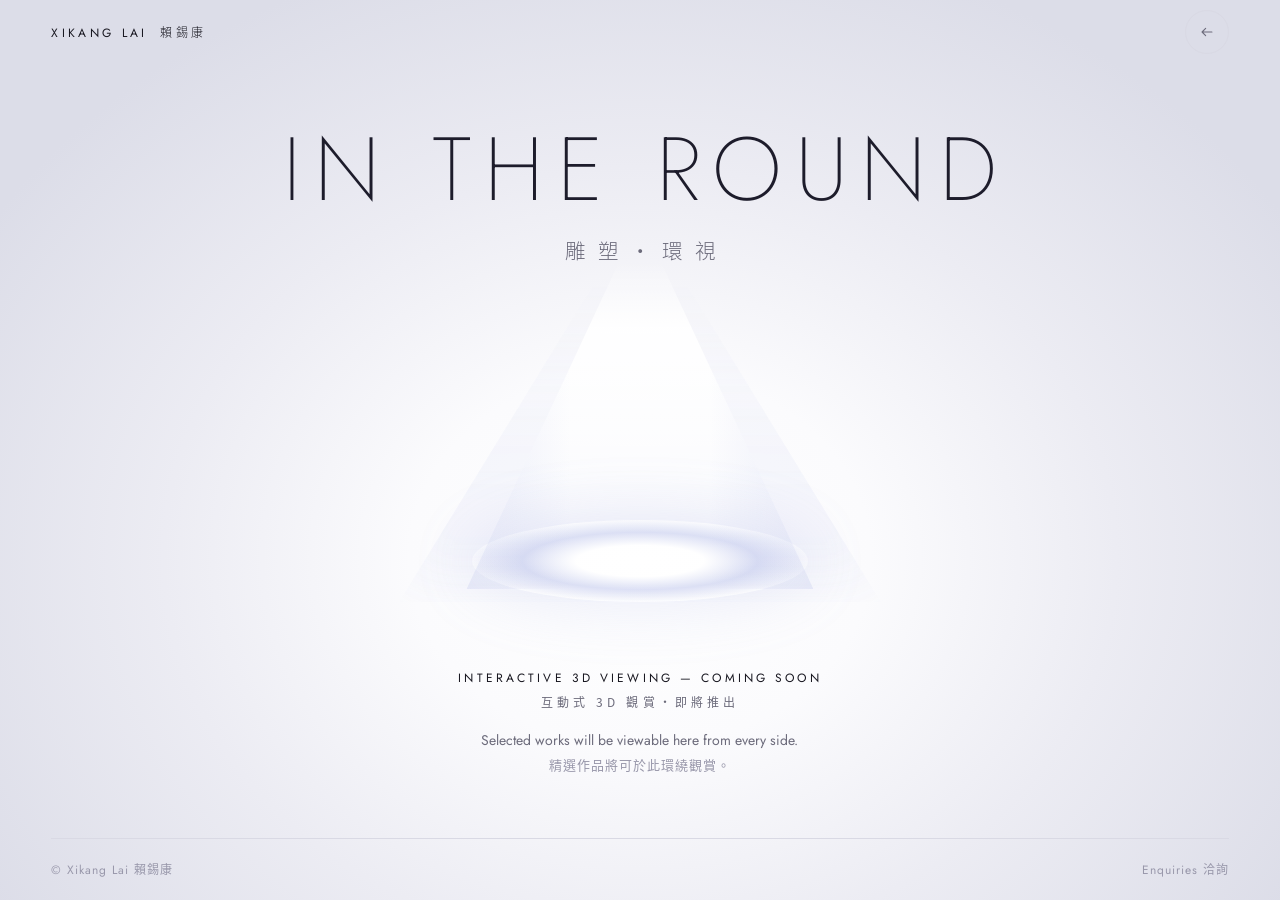
<file: public/in-the-round.html>
<!DOCTYPE html>
<html lang="en">
<head>
<meta charset="utf-8">
<meta name="viewport" content="width=device-width, initial-scale=1, viewport-fit=cover">
<title>In the Round · Xikang Lai</title>
<meta name="description" content="In the Round 雕塑・環視: interactive 3D viewing of Xikang Lai's sculpture, coming soon.">
<link rel="icon" href="data:image/svg+xml,%3Csvg xmlns='http://www.w3.org/2000/svg' viewBox='0 0 32 32'%3E%3Crect width='32' height='32' fill='%232B284F'/%3E%3Cpath d='M10 25V9h12v16' fill='none' stroke='%23fff' stroke-width='2.5'/%3E%3C/svg%3E">
<meta name="theme-color" content="#2B284F">
<link rel="canonical" href="https://xikanglai.art/in-the-round.html">
<meta property="og:type" content="website">
<meta property="og:site_name" content="Xikang Lai 賴錫康">
<meta property="og:title" content="In the Round 雕塑・環視 · Xikang Lai">
<meta property="og:description" content="Interactive 3D viewing of Xikang Lai's sculpture, coming soon.">
<meta property="og:url" content="https://xikanglai.art/in-the-round.html">
<meta property="og:image" content="https://xikanglai.art/assets/img/gate-of-spirit.jpg">
<meta name="twitter:card" content="summary_large_image">
<link rel="preload" href="assets/fonts/jost-latin-300-normal.woff2" as="font" type="font/woff2" crossorigin>
<link rel="stylesheet" href="assets/fonts/fonts.css">
<style>
/* A single dark room, reserved for 3D viewing. An empty plinth; one light circles it.
   The light's position is two registered custom properties eased a quarter-cycle apart, so it traces an ellipse. */
:root{
  --room:#FBFBFD; --room-deep:#DCDDE8; --ink:#17161F; --mute:#6C6B7B; --faint:#9897AA; --line:#D9D9E4;
  --cool:150,162,224;
  --stone-top:#3A3770; --stone-face:#2A2752; --stone-dark:#1A1838;
  --f-display:"Jost","Futura","Century Gothic","Avenir Next",system-ui,sans-serif;
  --f-zh:"Noto Sans TC","PingFang TC","Microsoft JhengHei",sans-serif;
  --gut:clamp(16px,4vw,56px);
  color-scheme:light;
}
@property --lx{syntax:"<percentage>";inherits:true;initial-value:22%}
@property --ly{syntax:"<percentage>";inherits:true;initial-value:70%}
@property --front{syntax:"<integer>";inherits:true;initial-value:3}
*{box-sizing:border-box}
html,body{margin:0;min-height:100%}
body{background:radial-gradient(60% 70% at 50% 62%,#FFFFFF 0%,var(--room) 30%,#ECECF3 62%,var(--room-deep) 100%);background-color:var(--room);color:var(--ink);font:400 16px/1.6 var(--f-display);-webkit-font-smoothing:antialiased}
[lang="zh-Hant"]{font-family:var(--f-zh)}
a{color:inherit;text-decoration:none}
a:focus-visible{outline:1px solid var(--ink);outline-offset:4px}

.room{overflow-x:clip;min-height:100vh;min-height:100svh;display:grid;grid-template-rows:auto 1fr auto;padding:env(safe-area-inset-top,0px) var(--gut) env(safe-area-inset-bottom,0px)}
.top{display:flex;justify-content:space-between;align-items:center;gap:16px;min-height:64px;flex-wrap:wrap}
.brand{font:400 12px/1 var(--f-display);letter-spacing:.28em;text-transform:uppercase;display:flex;gap:12px;align-items:baseline}
.brand span{font:300 12px/1 var(--f-zh);letter-spacing:.32em}
.back{width:44px;height:44px;border-radius:50%;display:grid;place-items:center;color:var(--mute);border:1px solid var(--line);transition:color .4s,border-color .4s}
.back svg{fill:none;stroke:currentColor;stroke-width:1.2;stroke-linecap:round;stroke-linejoin:round}
.back:hover{color:var(--ink);border-color:var(--mute)}
.back:hover{color:var(--ink)}

main{display:grid;justify-items:center;align-content:center;gap:clamp(28px,5vh,56px);text-align:center;padding-block:clamp(24px,6vh,72px)}
h1{margin:0;display:grid;gap:.8em}
.t-en{color:#1D1C2B;font:200 clamp(40px,7vw,104px)/1 var(--f-display);letter-spacing:.14em;padding-left:.14em;text-transform:uppercase}
.t-zh{font:300 clamp(15px,1.6vw,21px)/1 var(--f-zh);letter-spacing:.6em;padding-left:.6em;color:var(--mute)}

/* the stage: an empty spotlight. A soft beam falls on a pool of light where a work will stand;
   the light breathes slowly and a little dust drifts up through it. */
.stage{position:relative;width:min(560px,86vw);aspect-ratio:16/9}
.beam{position:absolute;left:50%;top:-14%;width:62%;height:104%;translate:-50% 0;
  clip-path:polygon(44% 0,56% 0,100% 100%,0 100%);
  background:linear-gradient(to bottom,transparent 0%,rgba(255,255,255,.95) 20%,rgba(255,255,255,.7) 58%,rgba(255,255,255,.25) 90%,transparent);
  animation:breathe 9s ease-in-out infinite alternate}
.beam::after{content:"";position:absolute;inset:0;background:linear-gradient(90deg,rgba(var(--cool),.16),transparent 30%,transparent 70%,rgba(var(--cool),.16))}
.halo{position:absolute;left:50%;top:-6%;width:86%;height:100%;translate:-50% 0;
  clip-path:polygon(40% 0,60% 0,100% 100%,0 100%);filter:blur(28px);opacity:.7;
  background:linear-gradient(to bottom,transparent,rgba(var(--cool),.08) 40%,rgba(var(--cool),.12) 85%,transparent)}
.pool{position:absolute;left:50%;bottom:6%;width:60%;height:26%;translate:-50% 0;border-radius:50%;
  background:radial-gradient(closest-side,#FFFFFF 0%,rgba(255,255,255,.95) 38%,rgba(var(--cool),.30) 70%,rgba(var(--cool),0) 100%);
  box-shadow:0 0 60px 6px rgba(var(--cool),.18);
  animation:breathe 9s ease-in-out infinite alternate}
@keyframes breathe{from{opacity:.78}to{opacity:1}}
.dust{position:absolute;left:50%;top:0;width:40%;height:88%;translate:-50% 0;pointer-events:none}
.dust i{position:absolute;bottom:8%;width:2px;height:2px;border-radius:50%;background:rgb(var(--cool));box-shadow:0 0 4px rgba(var(--cool),.6);opacity:0;animation:drift 14s linear infinite}
.dust i:nth-child(1){left:38%;animation-delay:0s}
.dust i:nth-child(2){left:55%;animation-delay:-3.5s;animation-duration:17s}
.dust i:nth-child(3){left:47%;animation-delay:-7s}
.dust i:nth-child(4){left:62%;animation-delay:-10s;animation-duration:19s}
.dust i:nth-child(5){left:44%;animation-delay:-12.5s;animation-duration:16s}
@keyframes drift{0%{opacity:0;translate:0 0}15%{opacity:.55}70%{opacity:.35}100%{opacity:0;translate:14px -150px}}
.note{display:grid;gap:14px;justify-items:center}
.coming{margin:0;font-size:12px;line-height:2;letter-spacing:.26em;text-transform:uppercase}
.coming [lang]{display:block;letter-spacing:.34em;color:var(--mute)}
.desc{margin:0;max-width:44ch;font-size:14px;color:var(--mute);line-height:1.8}
.desc [lang]{display:block;font-size:13px;letter-spacing:.08em;color:var(--faint)}

.foot{display:flex;justify-content:space-between;gap:12px;flex-wrap:wrap;padding-block:20px;font-size:12px;letter-spacing:.08em;color:var(--faint);border-top:1px solid var(--line)}
.foot a:hover{color:var(--ink)}

/* arrival: the room's text settles once */
@keyframes settle{from{opacity:0;translate:0 12px}}
h1,.note{animation:settle 1.6s cubic-bezier(.2,.7,.15,1) both}
.note{animation-delay:.4s}

@media (max-width:520px){
  .stage{aspect-ratio:4/3}
  .coming{font-size:11px;letter-spacing:.16em}
  .coming [lang]{letter-spacing:.24em}
}
@media (prefers-reduced-motion:reduce){
  *,*::before,*::after{animation:none!important;transition:none!important}
  .dust{display:none}
}
</style>
</head>
<body>
<div class="room">
  <header class="top">
    <a class="brand" href="index.html">Xikang Lai <span lang="zh-Hant">賴錫康</span></a>
    <a class="back" href="index.html#public" aria-label="Back to the exhibition" title="Back to the exhibition"><svg viewBox="0 0 20 20" width="18" height="18" aria-hidden="true" focusable="false"><path d="M15.5 10h-11M8.5 6l-4 4 4 4"/></svg></a>
  </header>
  <main>
    <h1><span class="t-en">In the Round</span><span class="t-zh" lang="zh-Hant">雕塑・環視</span></h1>
    <div class="stage" aria-hidden="true">
      <div class="halo"></div>
      <div class="beam"></div>
      <div class="pool"></div>
      <div class="dust"><i></i><i></i><i></i><i></i><i></i></div>
    </div>
    <div class="note">
      <p class="coming">Interactive 3D Viewing — Coming Soon<span lang="zh-Hant">互動式 3D 觀賞・即將推出</span></p>
      <p class="desc">Selected works will be viewable here from every side.<span lang="zh-Hant">精選作品將可於此環繞觀賞。</span></p>
    </div>
  </main>
  <footer class="foot"><span>© Xikang Lai <span lang="zh-Hant">賴錫康</span></span><a href="index.html#contact">Enquiries <span lang="zh-Hant">洽詢</span></a></footer>
</div>
</body>
</html>
</file>
<file: public/assets/fonts/fonts.css>
/* Fonts hosted on xikanglai.art itself (no Google Fonts), so the site loads the same everywhere, including mainland China.
   Jost (SIL OFL) from Fontsource; Noto Sans TC (SIL OFL) subset to the characters used on the site. */
@font-face{font-family:"Jost";font-style:normal;font-weight:200;font-display:swap;src:url("jost-latin-200-normal.woff2") format("woff2");unicode-range:U+0000-00FF,U+0131,U+0152-0153,U+02BB-02BC,U+02C6,U+02DA,U+02DC,U+0304,U+0308,U+0329,U+2000-206F,U+20AC,U+2122,U+2191,U+2193,U+2212,U+2215,U+FEFF,U+FFFD}
@font-face{font-family:"Jost";font-style:normal;font-weight:200;font-display:swap;src:url("jost-latin-ext-200-normal.woff2") format("woff2");unicode-range:U+0100-02BA,U+02BD-02C5,U+02C7-02CC,U+02CE-02D7,U+02DD-02FF,U+0304,U+0308,U+0329,U+1D00-1DBF,U+1E00-1E9F,U+1EF2-1EFF,U+2020,U+20A0-20AB,U+20AD-20C0,U+2113,U+2C60-2C7F,U+A720-A7FF}
@font-face{font-family:"Jost";font-style:normal;font-weight:300;font-display:swap;src:url("jost-latin-300-normal.woff2") format("woff2");unicode-range:U+0000-00FF,U+0131,U+0152-0153,U+02BB-02BC,U+02C6,U+02DA,U+02DC,U+0304,U+0308,U+0329,U+2000-206F,U+20AC,U+2122,U+2191,U+2193,U+2212,U+2215,U+FEFF,U+FFFD}
@font-face{font-family:"Jost";font-style:normal;font-weight:300;font-display:swap;src:url("jost-latin-ext-300-normal.woff2") format("woff2");unicode-range:U+0100-02BA,U+02BD-02C5,U+02C7-02CC,U+02CE-02D7,U+02DD-02FF,U+0304,U+0308,U+0329,U+1D00-1DBF,U+1E00-1E9F,U+1EF2-1EFF,U+2020,U+20A0-20AB,U+20AD-20C0,U+2113,U+2C60-2C7F,U+A720-A7FF}
@font-face{font-family:"Jost";font-style:normal;font-weight:400;font-display:swap;src:url("jost-latin-400-normal.woff2") format("woff2");unicode-range:U+0000-00FF,U+0131,U+0152-0153,U+02BB-02BC,U+02C6,U+02DA,U+02DC,U+0304,U+0308,U+0329,U+2000-206F,U+20AC,U+2122,U+2191,U+2193,U+2212,U+2215,U+FEFF,U+FFFD}
@font-face{font-family:"Jost";font-style:normal;font-weight:400;font-display:swap;src:url("jost-latin-ext-400-normal.woff2") format("woff2");unicode-range:U+0100-02BA,U+02BD-02C5,U+02C7-02CC,U+02CE-02D7,U+02DD-02FF,U+0304,U+0308,U+0329,U+1D00-1DBF,U+1E00-1E9F,U+1EF2-1EFF,U+2020,U+20A0-20AB,U+20AD-20C0,U+2113,U+2C60-2C7F,U+A720-A7FF}
@font-face{font-family:"Noto Sans TC";font-style:normal;font-weight:200 300;font-display:swap;src:url("noto-sans-tc-300.woff2") format("woff2")}
@font-face{font-family:"Noto Sans TC";font-style:normal;font-weight:400 900;font-display:swap;src:url("noto-sans-tc-400.woff2") format("woff2")}
</file>
